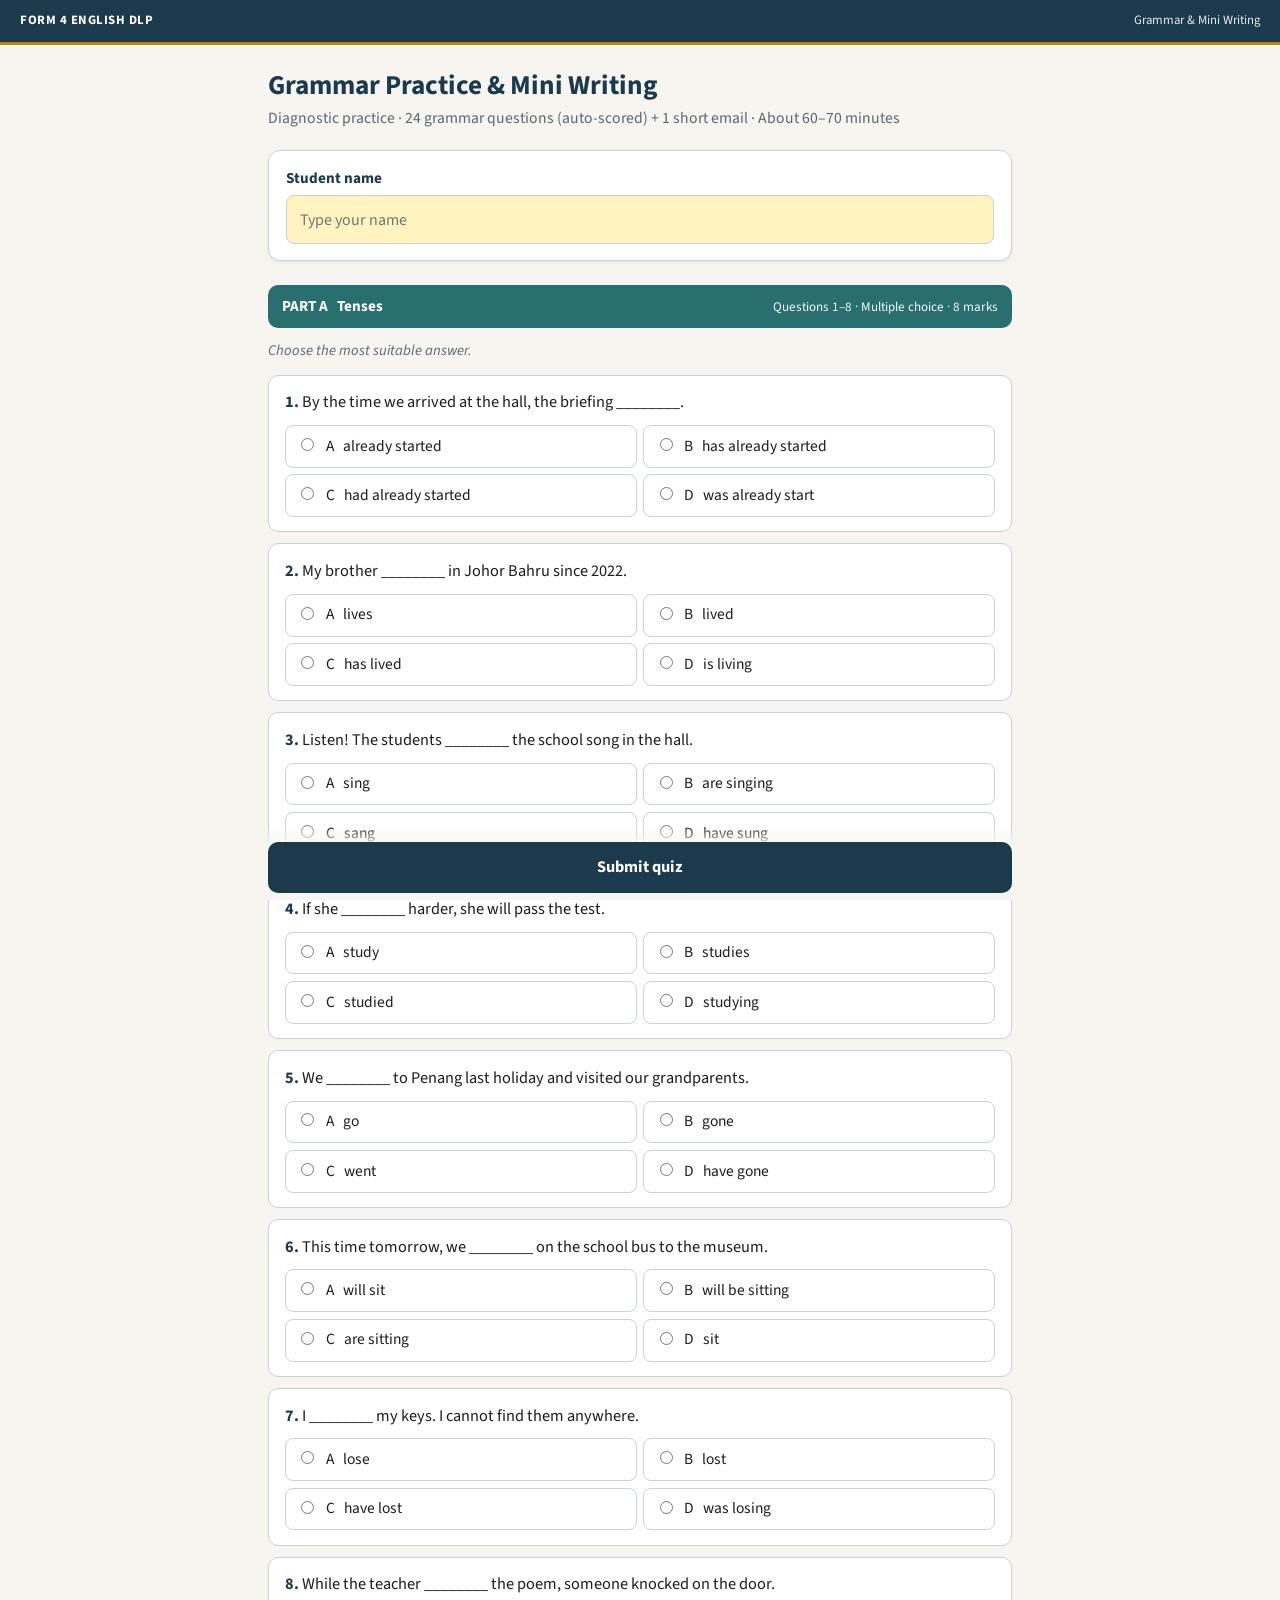
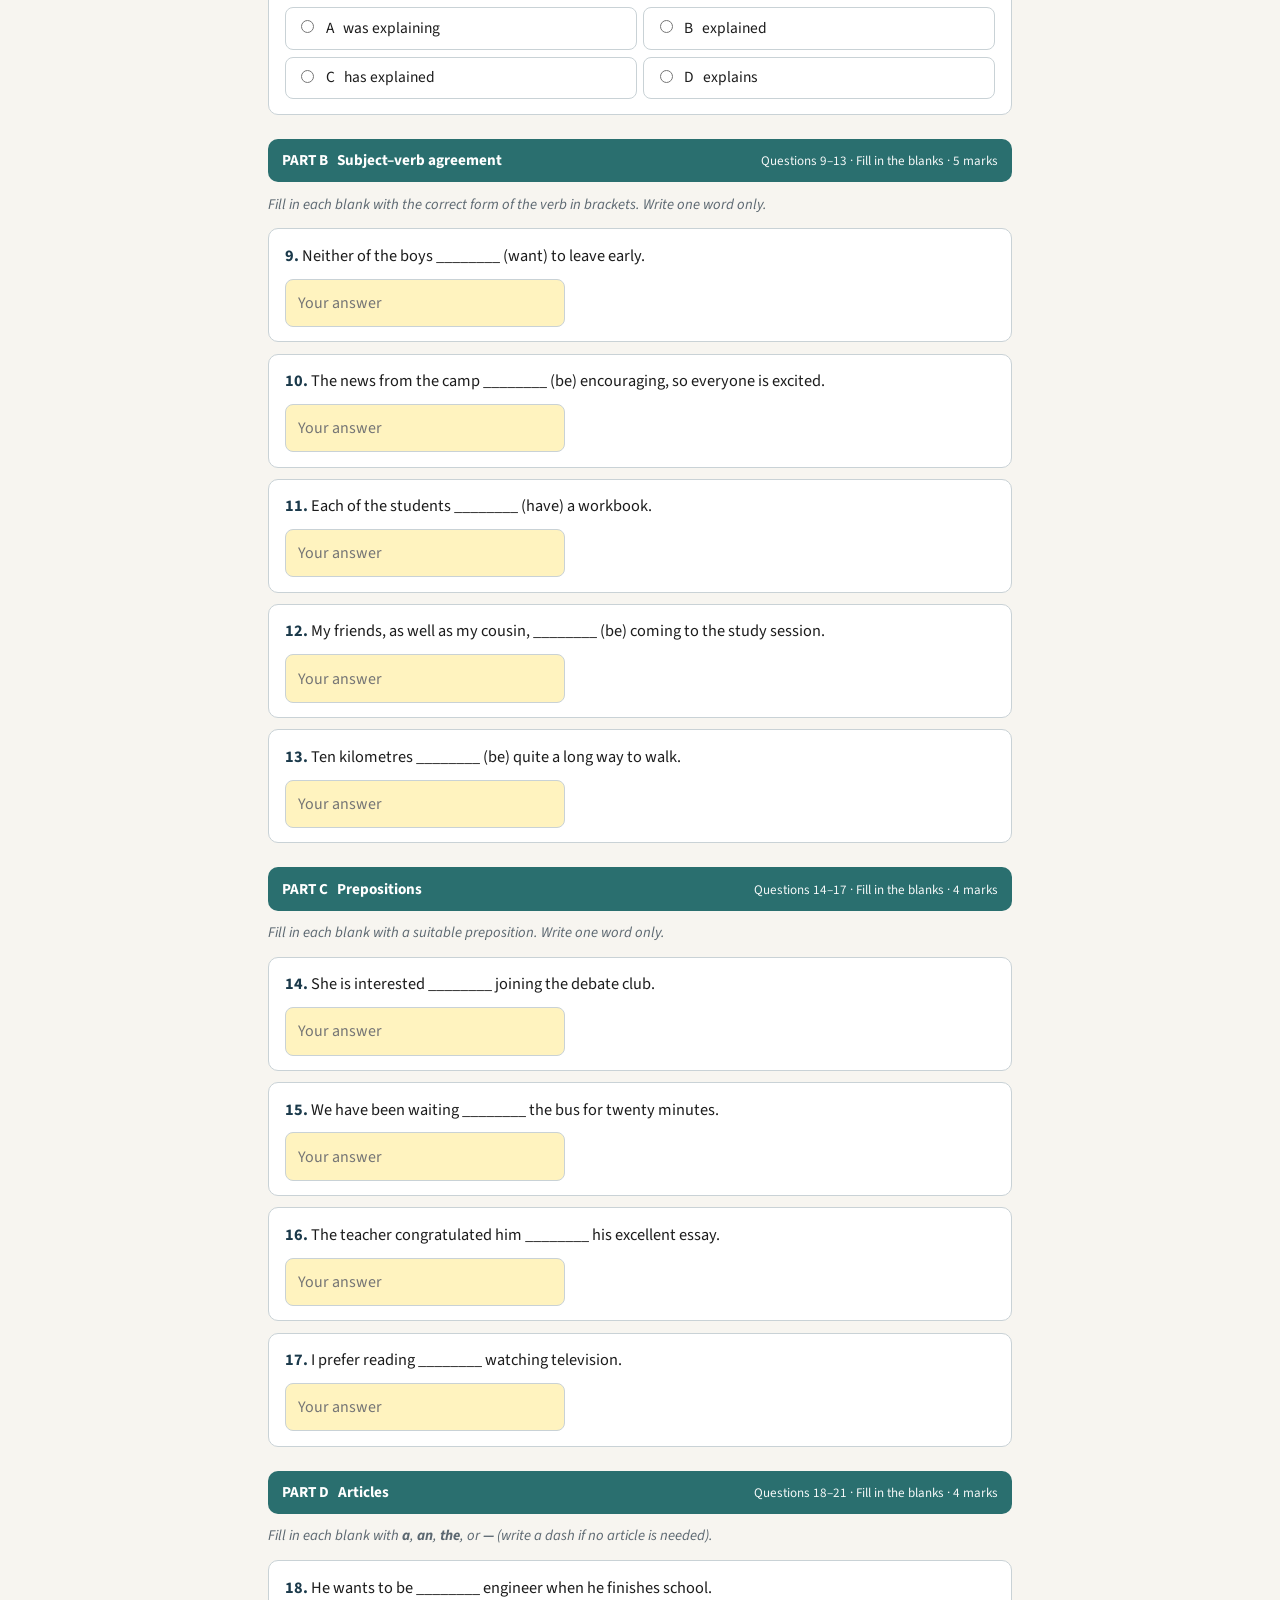
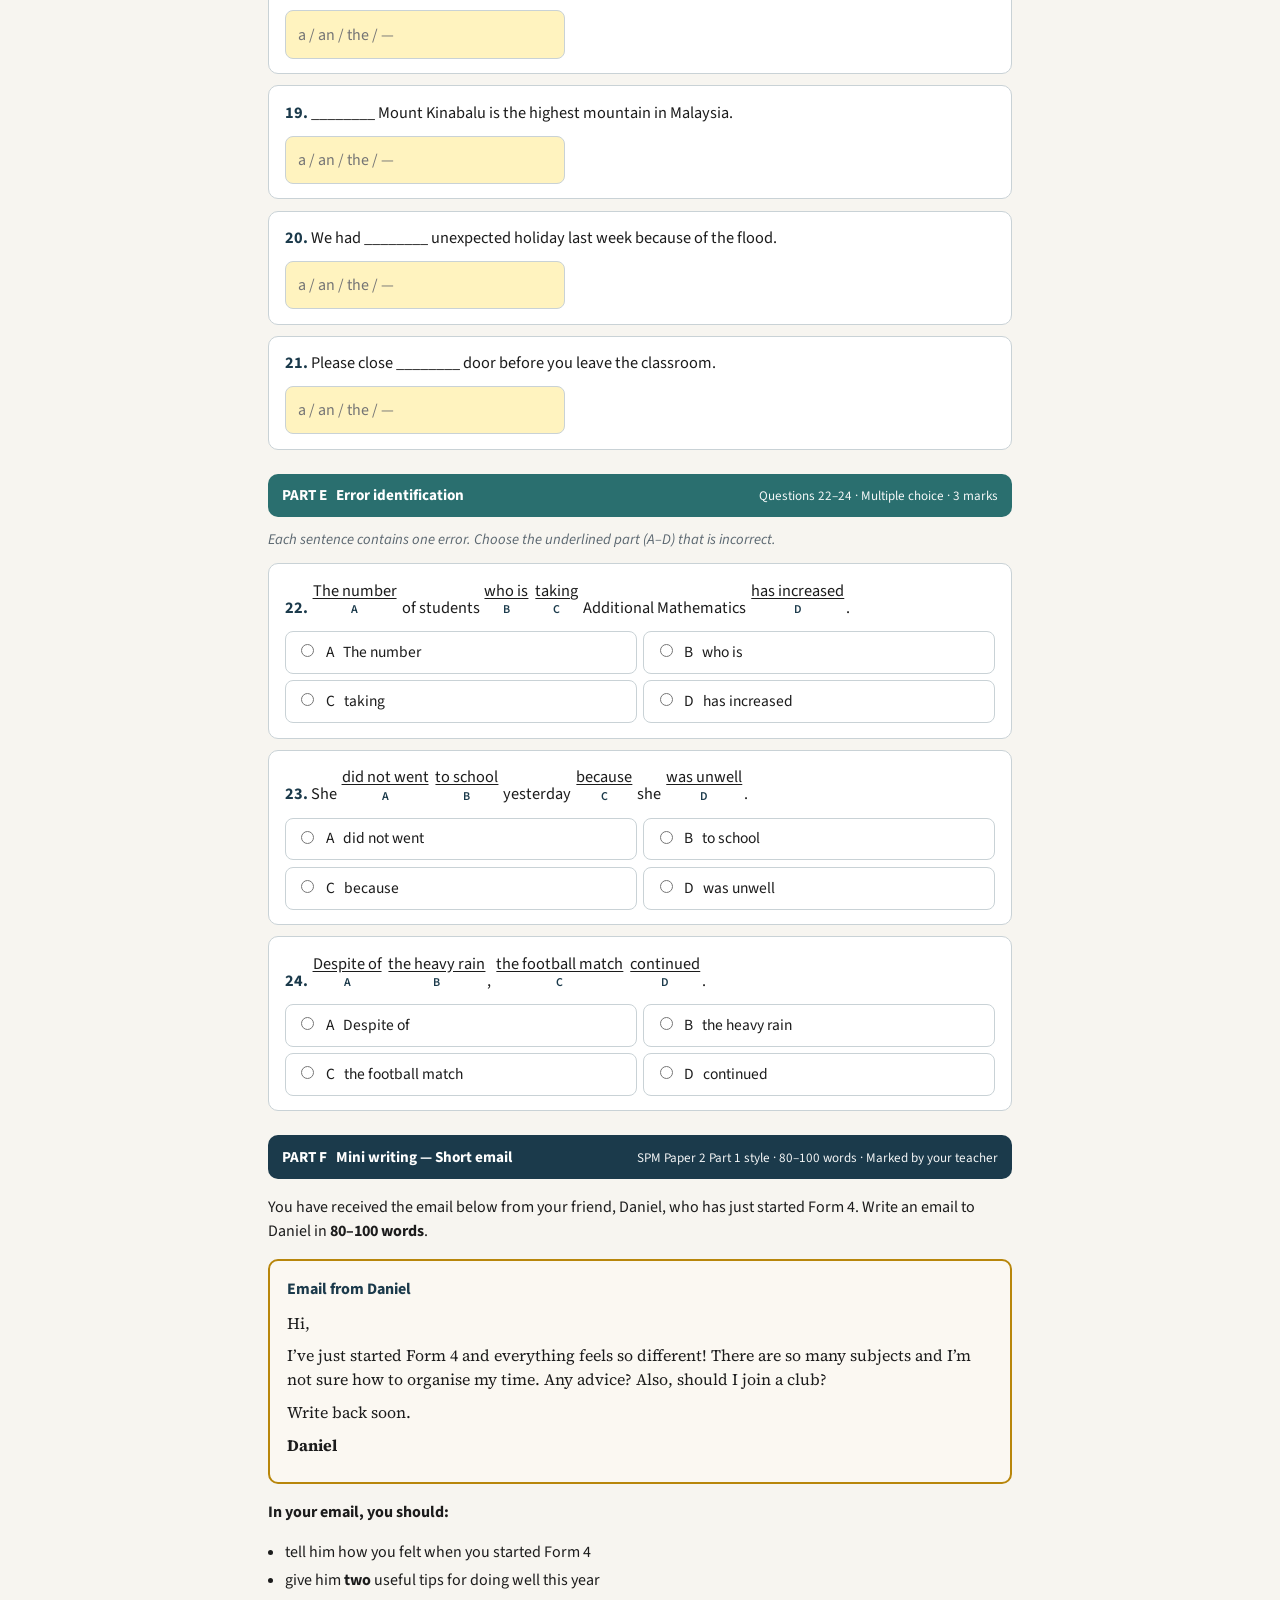
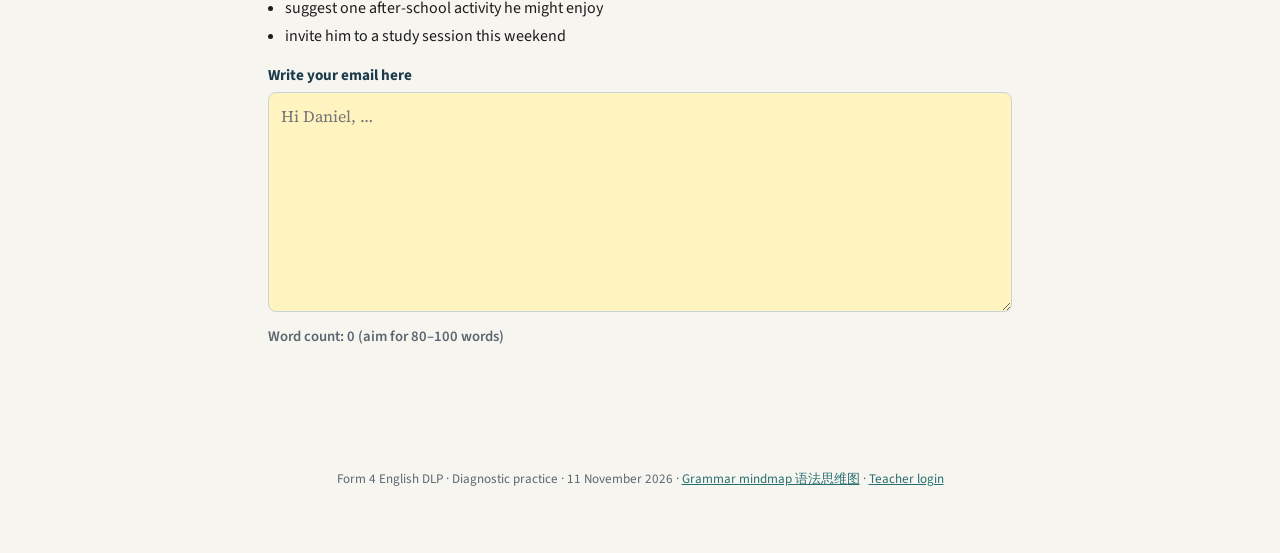
<file: index.html>
<!DOCTYPE html>
<html lang="en">
<head>
  <meta charset="UTF-8" />
  <meta name="viewport" content="width=device-width, initial-scale=1" />
  <title>Form 4 English DLP — Grammar & Mini Writing</title>
  <link rel="preconnect" href="https://fonts.googleapis.com" />
  <link rel="preconnect" href="https://fonts.gstatic.com" crossorigin />
  <link href="https://fonts.googleapis.com/css2?family=Source+Sans+3:ital,wght@0,400;0,600;0,700;1,400&family=Source+Serif+4:ital,wght@0,400;0,600;1,400&display=swap" rel="stylesheet" />
  <link rel="stylesheet" href="styles.css?v=20261111b" />
</head>
<body>
  <header class="topbar">
    <strong>FORM 4 ENGLISH DLP</strong>
    <span>Grammar &amp; Mini Writing</span>
  </header>
  <main class="wrap">
    <h1>Grammar Practice &amp; Mini Writing</h1>
    <p class="sub">Diagnostic practice · 24 grammar questions (auto-scored) + 1 short email · About 60–70 minutes</p>

    <form id="quiz" autocomplete="off">
      <div class="card">
        <label class="field" for="studentName">Student name</label>
        <input type="text" id="studentName" name="studentName" required placeholder="Type your name" maxlength="80" />
      </div>

      <div class="banner">
        <span>PART A &nbsp; Tenses</span>
        <span class="right">Questions 1–8 · Multiple choice · 8 marks</span>
      </div>
      <p class="hint">Choose the most suitable answer.</p>

      <div class="q" data-q="1">
        <p class="prompt"><span class="num">1.</span> By the time we arrived at the hall, the briefing ________.</p>
        <div class="options mcq">
          <label><input type="radio" name="q1" value="A" required /> A &nbsp; already started</label>
          <label><input type="radio" name="q1" value="B" /> B &nbsp; has already started</label>
          <label><input type="radio" name="q1" value="C" /> C &nbsp; had already started</label>
          <label><input type="radio" name="q1" value="D" /> D &nbsp; was already start</label>
        </div>
      </div>
      <div class="q" data-q="2">
        <p class="prompt"><span class="num">2.</span> My brother ________ in Johor Bahru since 2022.</p>
        <div class="options mcq">
          <label><input type="radio" name="q2" value="A" required /> A &nbsp; lives</label>
          <label><input type="radio" name="q2" value="B" /> B &nbsp; lived</label>
          <label><input type="radio" name="q2" value="C" /> C &nbsp; has lived</label>
          <label><input type="radio" name="q2" value="D" /> D &nbsp; is living</label>
        </div>
      </div>
      <div class="q" data-q="3">
        <p class="prompt"><span class="num">3.</span> Listen! The students ________ the school song in the hall.</p>
        <div class="options mcq">
          <label><input type="radio" name="q3" value="A" required /> A &nbsp; sing</label>
          <label><input type="radio" name="q3" value="B" /> B &nbsp; are singing</label>
          <label><input type="radio" name="q3" value="C" /> C &nbsp; sang</label>
          <label><input type="radio" name="q3" value="D" /> D &nbsp; have sung</label>
        </div>
      </div>
      <div class="q" data-q="4">
        <p class="prompt"><span class="num">4.</span> If she ________ harder, she will pass the test.</p>
        <div class="options mcq">
          <label><input type="radio" name="q4" value="A" required /> A &nbsp; study</label>
          <label><input type="radio" name="q4" value="B" /> B &nbsp; studies</label>
          <label><input type="radio" name="q4" value="C" /> C &nbsp; studied</label>
          <label><input type="radio" name="q4" value="D" /> D &nbsp; studying</label>
        </div>
      </div>
      <div class="q" data-q="5">
        <p class="prompt"><span class="num">5.</span> We ________ to Penang last holiday and visited our grandparents.</p>
        <div class="options mcq">
          <label><input type="radio" name="q5" value="A" required /> A &nbsp; go</label>
          <label><input type="radio" name="q5" value="B" /> B &nbsp; gone</label>
          <label><input type="radio" name="q5" value="C" /> C &nbsp; went</label>
          <label><input type="radio" name="q5" value="D" /> D &nbsp; have gone</label>
        </div>
      </div>
      <div class="q" data-q="6">
        <p class="prompt"><span class="num">6.</span> This time tomorrow, we ________ on the school bus to the museum.</p>
        <div class="options mcq">
          <label><input type="radio" name="q6" value="A" required /> A &nbsp; will sit</label>
          <label><input type="radio" name="q6" value="B" /> B &nbsp; will be sitting</label>
          <label><input type="radio" name="q6" value="C" /> C &nbsp; are sitting</label>
          <label><input type="radio" name="q6" value="D" /> D &nbsp; sit</label>
        </div>
      </div>
      <div class="q" data-q="7">
        <p class="prompt"><span class="num">7.</span> I ________ my keys. I cannot find them anywhere.</p>
        <div class="options mcq">
          <label><input type="radio" name="q7" value="A" required /> A &nbsp; lose</label>
          <label><input type="radio" name="q7" value="B" /> B &nbsp; lost</label>
          <label><input type="radio" name="q7" value="C" /> C &nbsp; have lost</label>
          <label><input type="radio" name="q7" value="D" /> D &nbsp; was losing</label>
        </div>
      </div>
      <div class="q" data-q="8">
        <p class="prompt"><span class="num">8.</span> While the teacher ________ the poem, someone knocked on the door.</p>
        <div class="options mcq">
          <label><input type="radio" name="q8" value="A" required /> A &nbsp; was explaining</label>
          <label><input type="radio" name="q8" value="B" /> B &nbsp; explained</label>
          <label><input type="radio" name="q8" value="C" /> C &nbsp; has explained</label>
          <label><input type="radio" name="q8" value="D" /> D &nbsp; explains</label>
        </div>
      </div>

      <div class="banner">
        <span>PART B &nbsp; Subject–verb agreement</span>
        <span class="right">Questions 9–13 · Fill in the blanks · 5 marks</span>
      </div>
      <p class="hint">Fill in each blank with the correct form of the verb in brackets. Write one word only.</p>

      <div class="q" data-q="9">
        <p class="prompt"><span class="num">9.</span> Neither of the boys ________ (want) to leave early.</p>
        <input class="fill-row" type="text" name="q9" required placeholder="Your answer" />
      </div>
      <div class="q" data-q="10">
        <p class="prompt"><span class="num">10.</span> The news from the camp ________ (be) encouraging, so everyone is excited.</p>
        <input class="fill-row" type="text" name="q10" required placeholder="Your answer" />
      </div>
      <div class="q" data-q="11">
        <p class="prompt"><span class="num">11.</span> Each of the students ________ (have) a workbook.</p>
        <input class="fill-row" type="text" name="q11" required placeholder="Your answer" />
      </div>
      <div class="q" data-q="12">
        <p class="prompt"><span class="num">12.</span> My friends, as well as my cousin, ________ (be) coming to the study session.</p>
        <input class="fill-row" type="text" name="q12" required placeholder="Your answer" />
      </div>
      <div class="q" data-q="13">
        <p class="prompt"><span class="num">13.</span> Ten kilometres ________ (be) quite a long way to walk.</p>
        <input class="fill-row" type="text" name="q13" required placeholder="Your answer" />
      </div>

      <div class="banner">
        <span>PART C &nbsp; Prepositions</span>
        <span class="right">Questions 14–17 · Fill in the blanks · 4 marks</span>
      </div>
      <p class="hint">Fill in each blank with a suitable preposition. Write one word only.</p>

      <div class="q" data-q="14">
        <p class="prompt"><span class="num">14.</span> She is interested ________ joining the debate club.</p>
        <input class="fill-row" type="text" name="q14" required placeholder="Your answer" />
      </div>
      <div class="q" data-q="15">
        <p class="prompt"><span class="num">15.</span> We have been waiting ________ the bus for twenty minutes.</p>
        <input class="fill-row" type="text" name="q15" required placeholder="Your answer" />
      </div>
      <div class="q" data-q="16">
        <p class="prompt"><span class="num">16.</span> The teacher congratulated him ________ his excellent essay.</p>
        <input class="fill-row" type="text" name="q16" required placeholder="Your answer" />
      </div>
      <div class="q" data-q="17">
        <p class="prompt"><span class="num">17.</span> I prefer reading ________ watching television.</p>
        <input class="fill-row" type="text" name="q17" required placeholder="Your answer" />
      </div>

      <div class="banner">
        <span>PART D &nbsp; Articles</span>
        <span class="right">Questions 18–21 · Fill in the blanks · 4 marks</span>
      </div>
      <p class="hint">Fill in each blank with <b>a</b>, <b>an</b>, <b>the</b>, or <b>—</b> (write a dash if no article is needed).</p>

      <div class="q" data-q="18">
        <p class="prompt"><span class="num">18.</span> He wants to be ________ engineer when he finishes school.</p>
        <input class="fill-row" type="text" name="q18" required placeholder="a / an / the / —" />
      </div>
      <div class="q" data-q="19">
        <p class="prompt"><span class="num">19.</span> ________ Mount Kinabalu is the highest mountain in Malaysia.</p>
        <input class="fill-row" type="text" name="q19" required placeholder="a / an / the / —" />
      </div>
      <div class="q" data-q="20">
        <p class="prompt"><span class="num">20.</span> We had ________ unexpected holiday last week because of the flood.</p>
        <input class="fill-row" type="text" name="q20" required placeholder="a / an / the / —" />
      </div>
      <div class="q" data-q="21">
        <p class="prompt"><span class="num">21.</span> Please close ________ door before you leave the classroom.</p>
        <input class="fill-row" type="text" name="q21" required placeholder="a / an / the / —" />
      </div>

      <div class="banner">
        <span>PART E &nbsp; Error identification</span>
        <span class="right">Questions 22–24 · Multiple choice · 3 marks</span>
      </div>
      <p class="hint">Each sentence contains one error. Choose the underlined part (A–D) that is incorrect.</p>

      <div class="q" data-q="22">
        <p class="prompt"><span class="num">22.</span> <span class="eid"><u>The number</u><span class="eid-lab">A</span></span> of students <span class="eid"><u>who is</u><span class="eid-lab">B</span></span> <span class="eid"><u>taking</u><span class="eid-lab">C</span></span> Additional Mathematics <span class="eid"><u>has increased</u><span class="eid-lab">D</span></span>.</p>
        <div class="options mcq">
          <label><input type="radio" name="q22" value="A" required /> A &nbsp; The number</label>
          <label><input type="radio" name="q22" value="B" /> B &nbsp; who is</label>
          <label><input type="radio" name="q22" value="C" /> C &nbsp; taking</label>
          <label><input type="radio" name="q22" value="D" /> D &nbsp; has increased</label>
        </div>
      </div>
      <div class="q" data-q="23">
        <p class="prompt"><span class="num">23.</span> She <span class="eid"><u>did not went</u><span class="eid-lab">A</span></span> <span class="eid"><u>to school</u><span class="eid-lab">B</span></span> yesterday <span class="eid"><u>because</u><span class="eid-lab">C</span></span> she <span class="eid"><u>was unwell</u><span class="eid-lab">D</span></span>.</p>
        <div class="options mcq">
          <label><input type="radio" name="q23" value="A" required /> A &nbsp; did not went</label>
          <label><input type="radio" name="q23" value="B" /> B &nbsp; to school</label>
          <label><input type="radio" name="q23" value="C" /> C &nbsp; because</label>
          <label><input type="radio" name="q23" value="D" /> D &nbsp; was unwell</label>
        </div>
      </div>
      <div class="q" data-q="24">
        <p class="prompt"><span class="num">24.</span> <span class="eid"><u>Despite of</u><span class="eid-lab">A</span></span> <span class="eid"><u>the heavy rain</u><span class="eid-lab">B</span></span>, <span class="eid"><u>the football match</u><span class="eid-lab">C</span></span> <span class="eid"><u>continued</u><span class="eid-lab">D</span></span>.</p>
        <div class="options mcq">
          <label><input type="radio" name="q24" value="A" required /> A &nbsp; Despite of</label>
          <label><input type="radio" name="q24" value="B" /> B &nbsp; the heavy rain</label>
          <label><input type="radio" name="q24" value="C" /> C &nbsp; the football match</label>
          <label><input type="radio" name="q24" value="D" /> D &nbsp; continued</label>
        </div>
      </div>

      <div class="banner navy">
        <span>PART F &nbsp; Mini writing — Short email</span>
        <span class="right">SPM Paper 2 Part 1 style · 80–100 words · Marked by your teacher</span>
      </div>
      <p>You have received the email below from your friend, Daniel, who has just started Form 4. Write an email to Daniel in <b>80–100 words</b>.</p>

      <div class="email-box">
        <h3>Email from Daniel</h3>
        <p>Hi,</p>
        <p>I’ve just started Form 4 and everything feels so different! There are so many subjects and I’m not sure how to organise my time. Any advice? Also, should I join a club?</p>
        <p>Write back soon.</p>
        <p><b>Daniel</b></p>
      </div>

      <p><b>In your email, you should:</b></p>
      <ul class="notes">
        <li>tell him how you felt when you started Form 4</li>
        <li>give him <b>two</b> useful tips for doing well this year</li>
        <li>suggest one after-school activity he might enjoy</li>
        <li>invite him to a study session this weekend</li>
      </ul>

      <label class="field" for="writing">Write your email here</label>
      <textarea id="writing" name="writing" required placeholder="Hi Daniel, …"></textarea>
      <p class="wordcount" id="wordCount">Word count: 0 &nbsp; (aim for 80–100 words)</p>

      <div class="err" id="formError"></div>
      <div class="actions">
        <button type="submit" id="submitBtn">Submit quiz</button>
      </div>
    </form>

    <section class="results" id="results" aria-live="polite"></section>

    <footer class="site">
      Form 4 English DLP · Diagnostic practice · 11 November 2026
      · <a href="mindmap.html">Grammar mindmap 语法思维图</a>
      · <a href="teacher.html">Teacher login</a>
    </footer>
  </main>
  <script src="config.js?v=20261111b"></script>
  <script src="quiz.js?v=20261111b"></script>
</body>
</html>
</file>
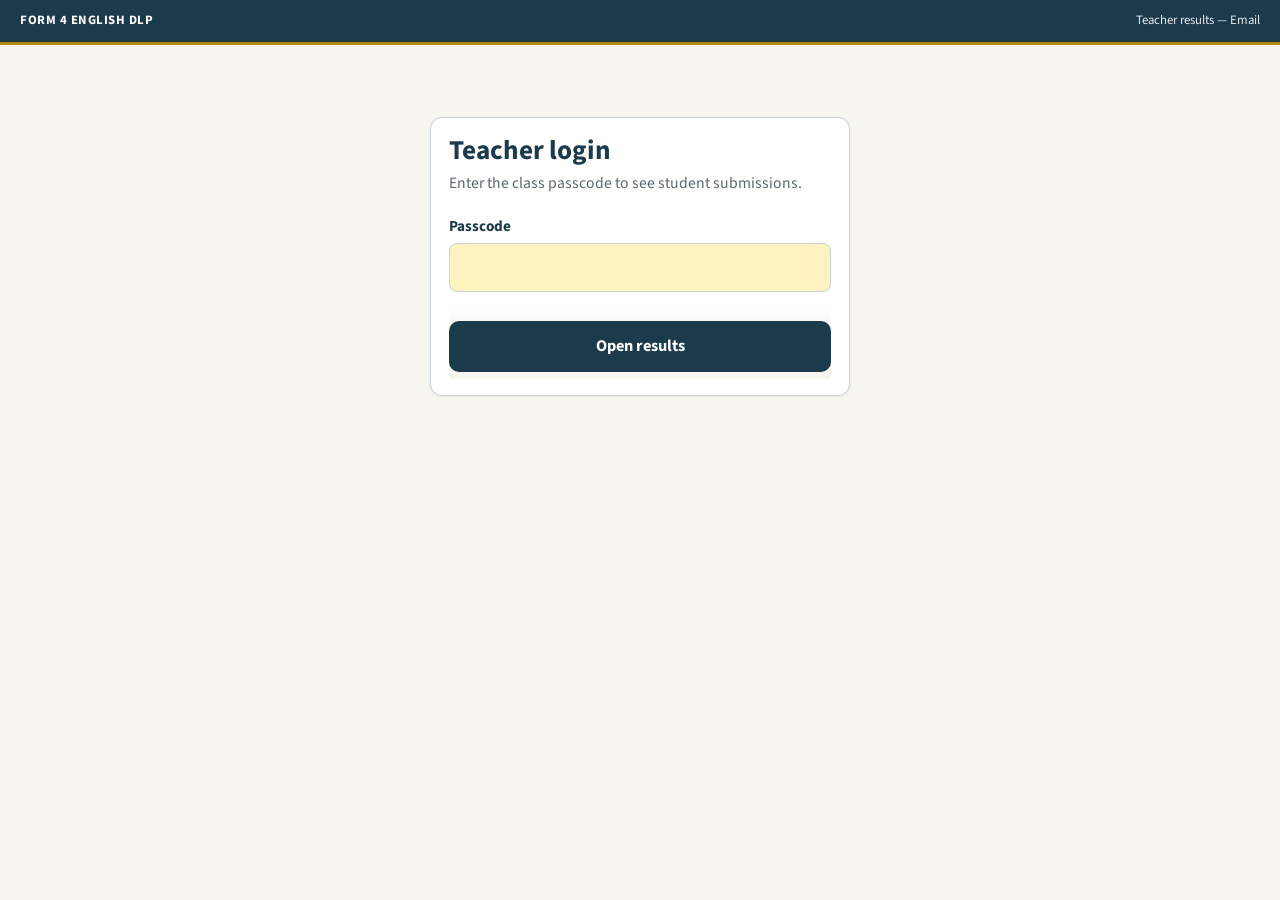
<file: english-email-teacher.html>
<!DOCTYPE html>
<html lang="en">
<head>
  <meta charset="UTF-8" />
  <meta name="viewport" content="width=device-width, initial-scale=1" />
  <title>Teacher results — Mini Writing (Email)</title>
  <link rel="preconnect" href="https://fonts.googleapis.com" />
  <link rel="preconnect" href="https://fonts.gstatic.com" crossorigin />
  <link href="https://fonts.googleapis.com/css2?family=Source+Sans+3:ital,wght@0,400;0,600;0,700;1,400&family=Source+Serif+4:ital,wght@0,400;0,600;1,400&display=swap" rel="stylesheet" />
  <link rel="stylesheet" href="styles.css?v=20261125a" />
  <style>
    .mark-row { display: flex; flex-wrap: wrap; gap: 0.5rem; align-items: center; margin-top: 0.85rem; }
    .mark-row label { font-weight: 700; color: var(--navy); }
    .mark-row input { width: 5.5rem; background: var(--yellow); }
    .mark-status { font-size: 0.88rem; color: var(--muted); }
    .mark-status.ok { color: var(--green); }
  </style>
</head>
<body>
  <header class="topbar">
    <strong>FORM 4 ENGLISH DLP</strong>
    <span>Teacher results — Email</span>
  </header>

  <main class="wrap">
    <section class="card gate" id="gate">
      <h1>Teacher login</h1>
      <p class="sub">Enter the class passcode to see student submissions.</p>
      <label class="field" for="pass">Passcode</label>
      <input type="password" id="pass" autocomplete="current-password" />
      <div class="err" id="gateErr">Incorrect passcode.</div>
      <div class="actions" style="position:static;padding-top:0.8rem;">
        <button type="button" id="unlockBtn">Open results</button>
      </div>
    </section>

    <section id="panel" style="display:none;">
      <h1>Student submissions</h1>
      <p class="sub" id="introNote">Newest first. There is no auto-score for this writing task — record a mark /10 yourself. Please export a JSON or CSV copy after class.</p>
      <div class="toolbar">
        <button type="button" class="secondary" id="refreshBtn">Refresh</button>
        <button type="button" class="secondary" id="exportJsonBtn">Download JSON</button>
        <button type="button" class="secondary" id="exportCsvBtn">Download CSV</button>
        <a class="btn secondary" href="english-email.html">Student page</a>
        <a class="btn secondary" id="backupInboxLink" href="#" target="_blank" rel="noopener">Backup inbox</a>
      </div>
      <div class="err" id="loadErr"></div>
      <div id="list"></div>
    </section>
  </main>
  <script src="english-email-config.js?v=20261125a"></script>
  <script src="english-email-teacher.js?v=20261125a"></script>
</body>
</html>
</file>
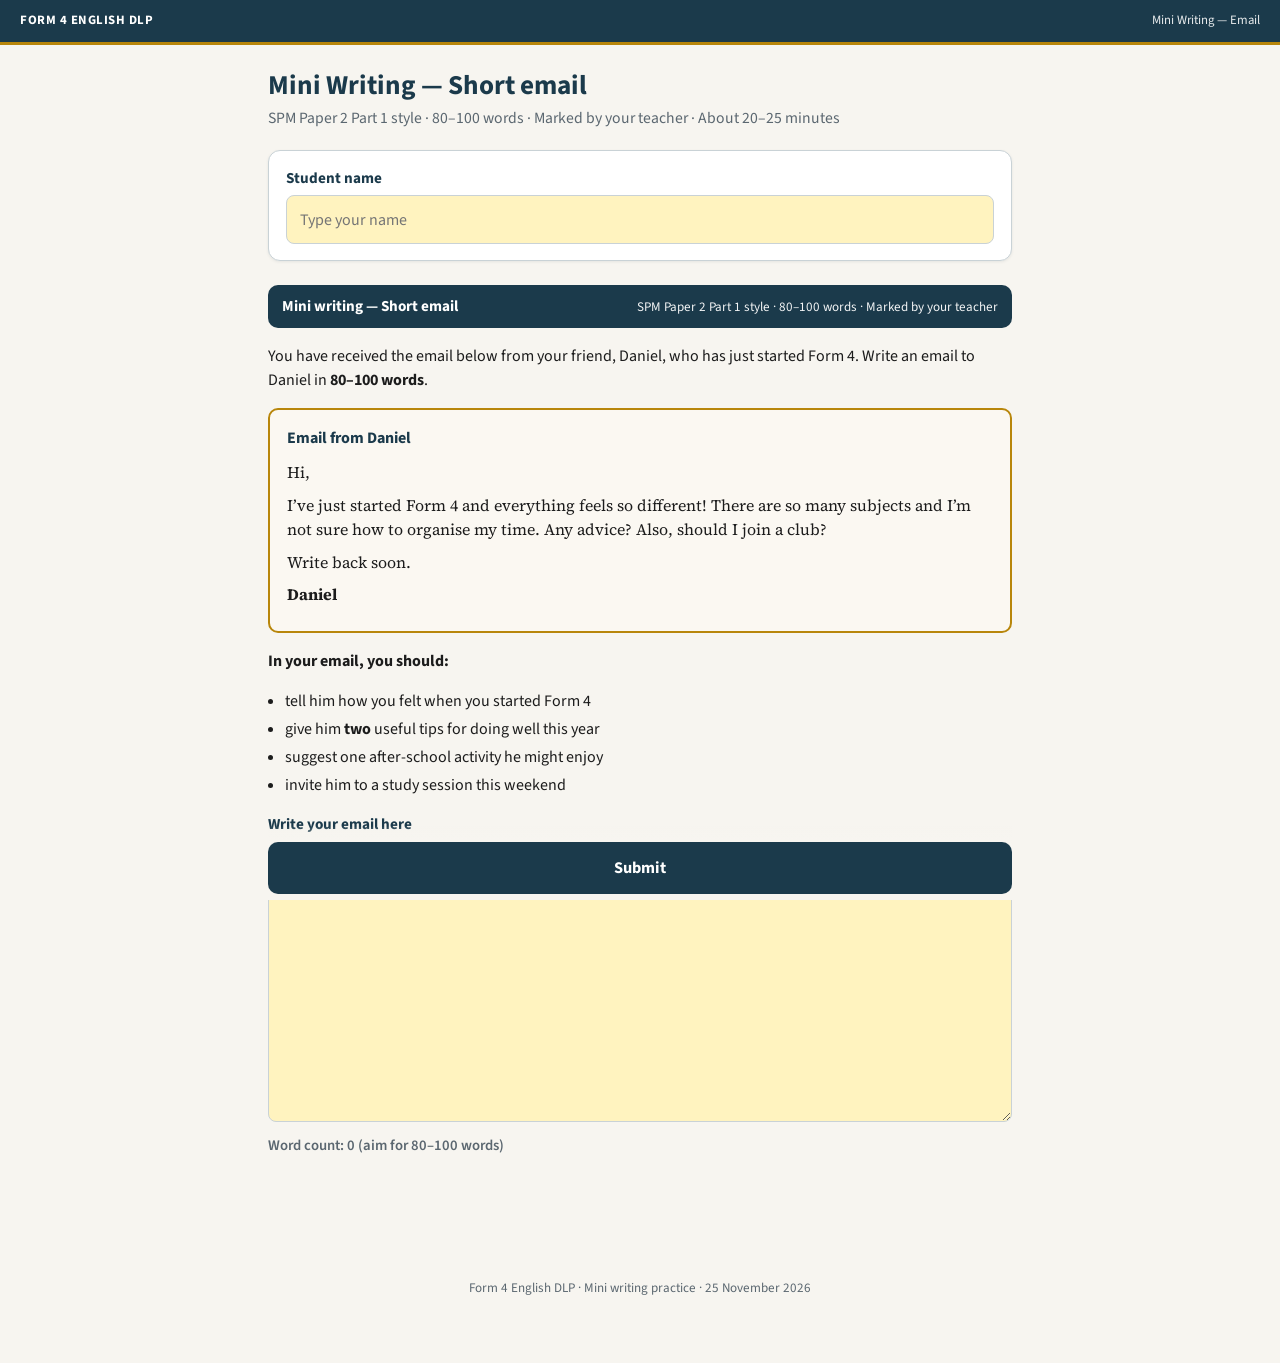
<file: english-email.html>
<!DOCTYPE html>
<html lang="en">
<head>
  <meta charset="UTF-8" />
  <meta name="viewport" content="width=device-width, initial-scale=1" />
  <title>Form 4 English DLP — Mini Writing (Email)</title>
  <link rel="preconnect" href="https://fonts.googleapis.com" />
  <link rel="preconnect" href="https://fonts.gstatic.com" crossorigin />
  <link href="https://fonts.googleapis.com/css2?family=Source+Sans+3:ital,wght@0,400;0,600;0,700;1,400&family=Source+Serif+4:ital,wght@0,400;0,600;1,400&display=swap" rel="stylesheet" />
  <link rel="stylesheet" href="styles.css?v=20261125a" />
  <style>
    textarea#writing { min-height: 280px; }
    .confirmbox { background: var(--navy); color: #fff; border-radius: var(--radius); padding: 1.2rem 1.25rem; text-align: center; margin-bottom: 1rem; }
    .confirmbox .big { font-size: 2rem; font-weight: 700; letter-spacing: -0.03em; }
    .confirmbox p { margin: 0.3rem 0 0; opacity: 0.92; }
    .check-list { list-style: none; margin: 0.4rem 0 1rem; padding: 0; }
    .check-list li { display: grid; grid-template-columns: auto 1fr; gap: 0.55rem 0.75rem; padding: 0.55rem 0; border-bottom: 1px solid var(--line); font-size: 0.95rem; align-items: start; }
    .check-note { color: var(--muted); font-size: 0.9rem; margin: 0 0 0.5rem; }
  </style>
</head>
<body>
  <header class="topbar">
    <strong>FORM 4 ENGLISH DLP</strong>
    <span>Mini Writing — Email</span>
  </header>
  <main class="wrap">
    <h1>Mini Writing — Short email</h1>
    <p class="sub">SPM Paper 2 Part 1 style · 80–100 words · Marked by your teacher · About 20–25 minutes</p>

    <form id="quiz" autocomplete="off">
      <div class="card">
        <label class="field" for="studentName">Student name</label>
        <input type="text" id="studentName" name="studentName" required placeholder="Type your name" maxlength="80" />
      </div>

      <div class="banner navy">
        <span>Mini writing — Short email</span>
        <span class="right">SPM Paper 2 Part 1 style · 80–100 words · Marked by your teacher</span>
      </div>
      <p>You have received the email below from your friend, Daniel, who has just started Form 4. Write an email to Daniel in <b>80–100 words</b>.</p>

      <div class="email-box">
        <h3>Email from Daniel</h3>
        <p>Hi,</p>
        <p>I’ve just started Form 4 and everything feels so different! There are so many subjects and I’m not sure how to organise my time. Any advice? Also, should I join a club?</p>
        <p>Write back soon.</p>
        <p><b>Daniel</b></p>
      </div>

      <p><b>In your email, you should:</b></p>
      <ul class="notes">
        <li>tell him how you felt when you started Form 4</li>
        <li>give him <b>two</b> useful tips for doing well this year</li>
        <li>suggest one after-school activity he might enjoy</li>
        <li>invite him to a study session this weekend</li>
      </ul>

      <label class="field" for="writing">Write your email here</label>
      <textarea id="writing" name="writing" required placeholder="Hi Daniel, …"></textarea>
      <p class="wordcount" id="wordCount">Word count: 0 &nbsp; (aim for 80–100 words)</p>

      <div class="err" id="formError"></div>
      <div class="actions">
        <button type="submit" id="submitBtn">Submit</button>
      </div>
    </form>

    <section class="results" id="results" aria-live="polite"></section>

    <footer class="site">
      Form 4 English DLP · Mini writing practice · 25 November 2026
    </footer>
  </main>
  <script src="english-email-config.js?v=20261125a"></script>
  <script src="english-email.js?v=20261125a"></script>
</body>
</html>
</file>
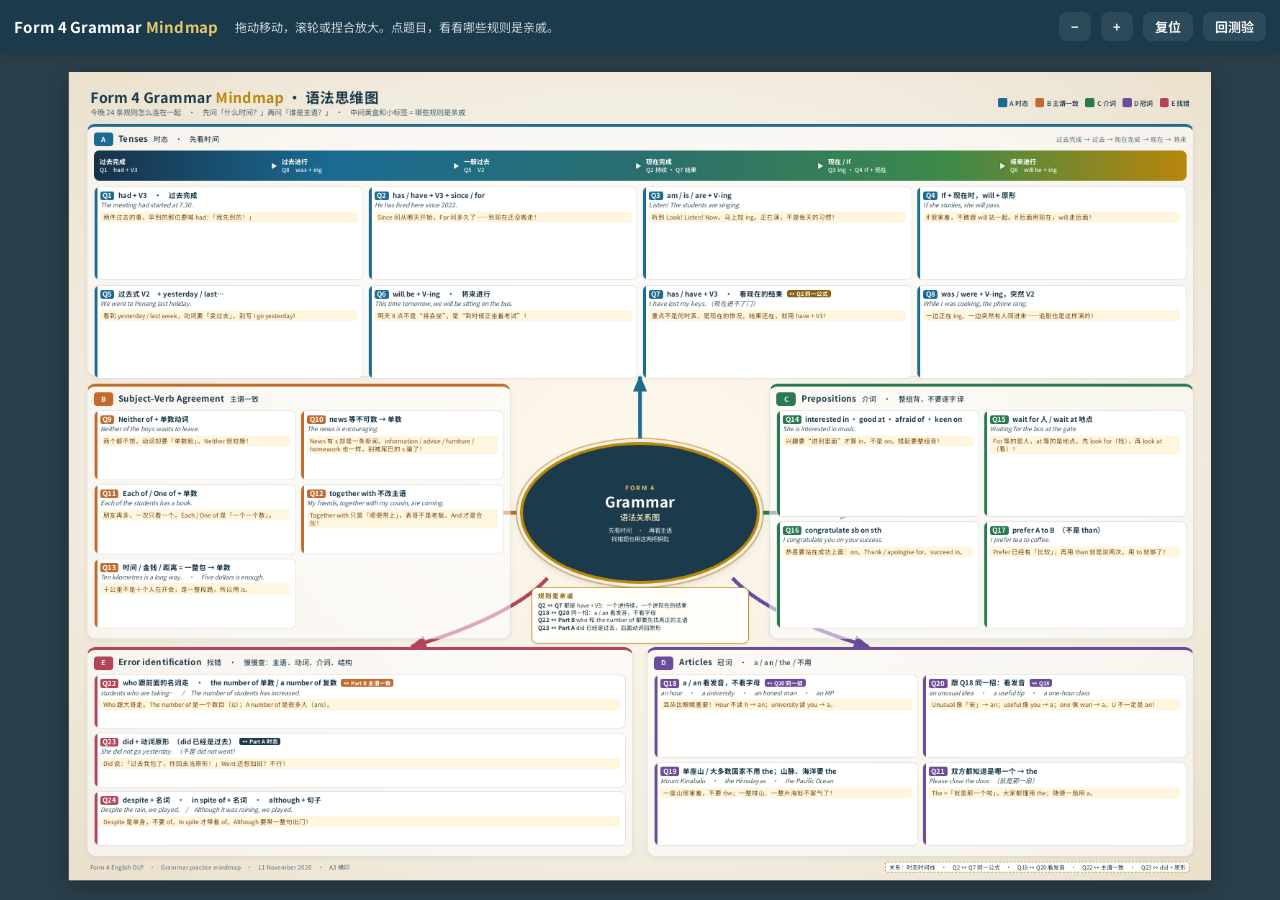
<file: mindmap.html>
<!DOCTYPE html>
<html lang="zh-CN">
<head>
<meta charset="utf-8" />
<meta name="viewport" content="width=device-width, initial-scale=1, maximum-scale=1" />
<title>Form 4 Grammar Mindmap · 语法思维图</title>
<link rel="preconnect" href="https://fonts.googleapis.com" />
<link rel="preconnect" href="https://fonts.gstatic.com" crossorigin />
<link href="https://fonts.googleapis.com/css2?family=Noto+Sans+SC:wght@400;500;700&display=swap" rel="stylesheet" />
<style>

@page { size: 420mm 297mm; margin: 0; }
html, body {
  margin: 0;
  padding: 0;
  width: 420mm;
  height: 297mm;
  background: #F4EFE4;
  color: #1B3A4B;
  font-family: "Noto Sans CJK SC", "Noto Sans SC", "Noto Sans", sans-serif;
  -webkit-print-color-adjust: exact;
  print-color-adjust: exact;
}
* { box-sizing: border-box; }
.page {
  position: relative;
  width: 420mm;
  height: 297mm;
  overflow: hidden;
  background:
    radial-gradient(ellipse at 50% 48%, #fff8ec 0%, #F4EFE4 58%, #eadfcb 100%);
}
.wires {
  position: absolute;
  inset: 0;
  width: 420mm;
  height: 297mm;
  pointer-events: none;
  z-index: 1;
}
.header {
  position: absolute;
  left: 8mm; top: 5mm; width: 404mm; height: 13mm;
  z-index: 3;
  display: flex;
  align-items: center;
  justify-content: space-between;
}
.header h1 {
  margin: 0;
  font-size: 5.2mm;
  line-height: 1.15;
  font-weight: 700;
  color: #1B3A4B;
  letter-spacing: 0.02em;
}
.header h1 span {
  color: #B8860B;
  font-weight: 700;
}
.header .sub {
  margin: 0.4mm 0 0;
  font-size: 2.7mm;
  color: #4d646e;
  font-weight: 400;
}
.legend {
  display: flex;
  gap: 2.4mm;
  align-items: center;
  font-size: 2.4mm;
  color: #1B3A4B;
  font-weight: 500;
}
.legend i {
  display: inline-block;
  width: 3.4mm;
  height: 3.4mm;
  border-radius: 0.7mm;
  margin-right: 1mm;
  vertical-align: -0.4mm;
}
.a-col { background: #1B6B93; }
.b-col { background: #C26B2D; }
.c-col { background: #2A7A4F; }
.d-col { background: #6B4C9A; }
.e-col { background: #B4445A; }

.branch {
  position: absolute;
  z-index: 2;
  background: rgba(255,255,255,0.55);
  border: 0.35mm solid rgba(27,58,75,0.12);
  border-radius: 3.2mm;
  padding: 2.2mm 2.4mm 2.2mm;
  box-shadow: 0 0.6mm 2mm rgba(27,58,75,0.06);
}
.branch > h2 {
  margin: 0 0 1.6mm;
  font-size: 3.1mm;
  line-height: 1;
  font-weight: 700;
  display: flex;
  align-items: baseline;
  gap: 2mm;
  letter-spacing: 0.01em;
}
.branch > h2 .tag {
  display: inline-flex;
  align-items: center;
  justify-content: center;
  min-width: 7.2mm;
  height: 5mm;
  padding: 0 1.4mm;
  border-radius: 1.2mm;
  color: #fff;
  font-size: 2.5mm;
  font-weight: 700;
}
.branch > h2 .en { font-size: 3.1mm; }
.branch > h2 .zh { font-size: 2.6mm; font-weight: 500; opacity: 0.9; }
.branch > h2 .hint {
  margin-left: auto;
  font-size: 2.3mm;
  font-weight: 400;
  color: #5a6e76;
}

.a { left: 6.5mm; top: 19mm; width: 407mm; height: 93mm; border-top: 1.1mm solid #1B6B93; }
.b { left: 6.5mm; top: 114.5mm; width: 156mm; height: 94mm; border-top: 1.1mm solid #C26B2D; }
.c { left: 257.5mm; top: 114.5mm; width: 156mm; height: 94mm; border-top: 1.1mm solid #2A7A4F; }
.e { left: 6.5mm; top: 211.5mm; width: 201mm; height: 77mm; border-top: 1.1mm solid #B4445A; }
.d { left: 212.5mm; top: 211.5mm; width: 201mm; height: 77mm; border-top: 1.1mm solid #6B4C9A; }

.hub {
  position: absolute;
  left: 166mm; top: 136mm;
  width: 88mm; height: 52mm;
  z-index: 4;
  background: #1B3A4B;
  color: #fff;
  border-radius: 50%;
  border: 1.3mm solid #B8860B;
  box-shadow: 0 0 0 1.1mm #f4efe4, 0 0 0 1.6mm rgba(184,134,11,0.55), 0 1.2mm 3mm rgba(27,58,75,0.25);
  display: flex;
  flex-direction: column;
  align-items: center;
  justify-content: center;
  text-align: center;
  padding: 2mm 4mm;
}
.hub .kicker {
  font-size: 2.3mm;
  letter-spacing: 0.18em;
  color: #E8C66A;
  font-weight: 700;
  margin-bottom: 0.6mm;
}
.hub h2 {
  margin: 0;
  font-size: 5.4mm;
  line-height: 1.05;
  font-weight: 700;
  letter-spacing: 0.01em;
}
.hub .zh {
  margin-top: 0.8mm;
  font-size: 3mm;
  font-weight: 500;
  color: #f3e6c4;
}
.hub .tips {
  margin-top: 1.3mm;
  font-size: 2.2mm;
  line-height: 1.35;
  color: #d9e3e8;
  font-weight: 400;
}

.timeline {
  display: flex;
  align-items: stretch;
  gap: 0;
  margin: 0 0 2mm;
  background: linear-gradient(90deg, #16324a 0%, #1B6B93 22%, #2A6F6F 50%, #3d8a4a 78%, #B8860B 100%);
  border-radius: 2mm;
  overflow: hidden;
  min-height: 11.2mm;
  color: #fff;
}
.timeline .step {
  flex: 1;
  display: flex;
  flex-direction: column;
  justify-content: center;
  padding: 0.8mm 1.6mm 0.8mm 2.2mm;
  position: relative;
  font-size: 2.15mm;
  line-height: 1.2;
}
.timeline .step:not(:last-child)::after {
  content: "▶";
  position: absolute;
  right: -0.6mm;
  top: 50%;
  transform: translateY(-50%);
  font-size: 2.4mm;
  color: rgba(255,255,255,0.9);
  z-index: 1;
  text-shadow: 0 0 1.2mm rgba(0,0,0,0.25);
}
.timeline strong { font-size: 2.35mm; font-weight: 700; }
.timeline .qs { opacity: 0.92; font-weight: 500; }

.grid4 {
  display: grid;
  grid-template-columns: 1fr 1fr 1fr 1fr;
  grid-template-rows: 1fr 1fr;
  gap: 1.8mm;
  height: calc(100% - 16.5mm);
}
.grid-b {
  display: grid;
  grid-template-columns: 1fr 1fr;
  grid-template-rows: 1fr 1fr 1fr;
  gap: 1.6mm;
  height: calc(100% - 8.2mm);
}
.grid-c {
  display: grid;
  grid-template-columns: 1fr 1fr;
  grid-template-rows: 1fr 1fr;
  gap: 1.6mm;
  height: calc(100% - 8.2mm);
}
.grid-e {
  display: grid;
  grid-template-columns: 1fr;
  grid-template-rows: 1fr 1fr 1fr;
  gap: 1.5mm;
  height: calc(100% - 8.2mm);
}
.grid-d {
  display: grid;
  grid-template-columns: 1fr 1fr;
  grid-template-rows: 1fr 1fr;
  gap: 1.6mm;
  height: calc(100% - 8.2mm);
}

.card {
  background: #fff;
  border: 0.3mm solid rgba(27,58,75,0.13);
  border-radius: 2mm;
  padding: 1.5mm 2mm 1.4mm 2.1mm;
  display: flex;
  flex-direction: column;
  justify-content: flex-start;
  gap: 0.55mm;
  min-height: 0;
  position: relative;
  overflow: hidden;
}
.card::before {
  content: "";
  position: absolute;
  left: 0; top: 0; bottom: 0;
  width: 1.05mm;
}
.a .card::before { background: #1B6B93; }
.b .card::before { background: #C26B2D; }
.c .card::before { background: #2A7A4F; }
.d .card::before { background: #6B4C9A; }
.e .card::before { background: #B4445A; }

.card .top {
  display: flex;
  align-items: baseline;
  gap: 1.4mm;
}
.qnum {
  flex: none;
  font-weight: 700;
  font-size: 2.55mm;
  line-height: 1;
  padding: 0.35mm 0.9mm;
  border-radius: 0.8mm;
  color: #fff;
}
.a .qnum { background: #1B6B93; }
.b .qnum { background: #C26B2D; }
.c .qnum { background: #2A7A4F; }
.d .qnum { background: #6B4C9A; }
.e .qnum { background: #B4445A; }

.rule {
  margin: 0;
  font-size: 2.55mm;
  line-height: 1.2;
  font-weight: 700;
  color: #1B3A4B;
}
.ex {
  margin: 0;
  font-size: 2.3mm;
  line-height: 1.25;
  color: #3b5560;
  font-style: italic;
  font-weight: 400;
}
.memo {
  margin: 0.2mm 0 0;
  font-size: 2.25mm;
  line-height: 1.32;
  color: #7A4E12;
  background: #FFF6E0;
  border-radius: 1mm;
  padding: 0.55mm 1.1mm;
  font-weight: 400;
}
.rel {
  display: inline-block;
  margin-left: 1mm;
  font-size: 2mm;
  font-weight: 700;
  font-style: normal;
  color: #fff;
  background: #1B3A4B;
  border-radius: 0.8mm;
  padding: 0.15mm 0.9mm;
  letter-spacing: 0;
  vertical-align: 0.15mm;
}
.rel.gold { background: #8A6410; }
.rel.rose { background: #B4445A; }
.rel.orange { background: #C26B2D; }
.rel.purple { background: #6B4C9A; }

.relbox {
  position: absolute;
  left: 170mm;
  top: 189.5mm;
  width: 80mm;
  height: 20.5mm;
  z-index: 4;
  background: #fffdf7;
  border: 0.4mm solid #B8860B;
  border-radius: 2mm;
  padding: 1.1mm 2.2mm 1.1mm 2.3mm;
  box-shadow: 0 0.4mm 1.2mm rgba(27,58,75,0.08);
}
.relbox h3 {
  margin: 0 0 0.7mm;
  font-size: 2.25mm;
  font-weight: 700;
  color: #8A6410;
  letter-spacing: 0.12em;
}
.relbox ul {
  margin: 0;
  padding: 0;
  list-style: none;
}
.relbox li {
  margin: 0;
  font-size: 2.05mm;
  line-height: 1.32;
  color: #1B3A4B;
}
.relbox li b { color: #1B3A4B; }
.footer {
  position: absolute;
  left: 8mm; top: 289.5mm; width: 404mm; height: 5.5mm;
  z-index: 3;
  display: flex;
  justify-content: space-between;
  align-items: center;
  font-size: 2.15mm;
  color: #5a6e76;
}
.chip {
  font-size: 2.05mm;
  color: #1B3A4B;
  background: #fff;
  border: 0.25mm dashed #B8860B;
  border-radius: 1mm;
  padding: 0.3mm 1.2mm;
}


html, body {
  width: 100% !important;
  height: 100% !important;
  margin: 0;
  overflow: hidden;
  background: #1B3A4B;
  font-family: "Noto Sans SC", "Noto Sans CJK SC", "Noto Sans", sans-serif;
}
.toolbar {
  position: fixed;
  top: 0; left: 0; right: 0;
  z-index: 20;
  height: 52px;
  display: flex;
  align-items: center;
  gap: 10px;
  padding: 0 14px;
  background: #1B3A4B;
  color: #fff;
  box-shadow: 0 2px 8px rgba(0,0,0,0.18);
}
.toolbar strong { font-size: 15px; letter-spacing: 0.02em; }
.toolbar strong span { color: #E8C66A; }
.toolbar .hint { font-size: 12px; color: #c5d3da; margin-left: 6px; flex: 1; }
.toolbar a, .toolbar button {
  appearance: none;
  border: 0;
  background: #2A6F6F;
  color: #fff;
  font: 650 13px/1 "Noto Sans SC", sans-serif;
  padding: 8px 12px;
  border-radius: 8px;
  text-decoration: none;
  cursor: pointer;
  white-space: nowrap;
}
.toolbar a.ghost, .toolbar button.ghost { background: #2c4a5a; }
.toolbar a:hover, .toolbar button:hover { filter: brightness(1.08); }
#viewport {
  position: fixed;
  top: 52px; left: 0; right: 0; bottom: 0;
  overflow: hidden;
  background: #2a3f4a;
  touch-action: none;
  cursor: grab;
}
#viewport.dragging { cursor: grabbing; }
#inner {
  transform-origin: 0 0;
  will-change: transform;
}
#inner .page {
  box-shadow: 0 8px 28px rgba(0,0,0,0.28);
}
.card { cursor: pointer; transition: opacity 0.15s, box-shadow 0.15s, outline 0.15s; }
.card:focus { outline: none; }
body.picking .card { opacity: 0.38; }
body.picking .card.hot {
  opacity: 1;
  box-shadow: 0 0 0 0.55mm #B8860B, 0 1mm 3mm rgba(184,134,11,0.28);
}
body.picking .relbox { box-shadow: 0 0 0 0.45mm #B8860B; }
@media (max-width: 700px) {
  .toolbar .hint { display: none; }
  .toolbar strong { font-size: 13px; }
  .toolbar a, .toolbar button { padding: 8px 9px; font-size: 12px; }
}
@media print {
  .toolbar { display: none !important; }
  #viewport { position: static; overflow: visible; background: none; }
  #inner { transform: none !important; }
  html, body, .page { width: 420mm !important; height: 297mm !important; overflow: hidden; }
  @page { size: 420mm 297mm; margin: 0; }
}

</style>
</head>
<body>
  <div class="toolbar">
    <strong>Form 4 Grammar <span>Mindmap</span></strong>
    <span class="hint">拖动移动，滚轮或捏合放大。点题目，看看哪些规则是亲戚。</span>
    <button type="button" class="ghost" id="zoomOut" aria-label="缩小">−</button>
    <button type="button" class="ghost" id="zoomIn" aria-label="放大">+</button>
    <button type="button" class="ghost" id="resetBtn">复位</button>
    <a class="ghost" href="index.html">回测验</a>
  </div>
  <div id="viewport">
    <div id="inner">
<div class="page">
  <svg class="wires" viewBox="0 0 420 297" xmlns="http://www.w3.org/2000/svg">
    <defs>
      <marker id="arrowA" viewBox="0 0 10 10" refX="8" refY="5" markerWidth="5" markerHeight="5" orient="auto-start-reverse">
        <path d="M 0 1.2 L 9 5 L 0 8.8 Z" fill="#1B6B93"/>
      </marker>
      <marker id="arrowB" viewBox="0 0 10 10" refX="8" refY="5" markerWidth="5" markerHeight="5" orient="auto-start-reverse">
        <path d="M 0 1.2 L 9 5 L 0 8.8 Z" fill="#C26B2D"/>
      </marker>
      <marker id="arrowC" viewBox="0 0 10 10" refX="8" refY="5" markerWidth="5" markerHeight="5" orient="auto-start-reverse">
        <path d="M 0 1.2 L 9 5 L 0 8.8 Z" fill="#2A7A4F"/>
      </marker>
      <marker id="arrowD" viewBox="0 0 10 10" refX="8" refY="5" markerWidth="5" markerHeight="5" orient="auto-start-reverse">
        <path d="M 0 1.2 L 9 5 L 0 8.8 Z" fill="#6B4C9A"/>
      </marker>
      <marker id="arrowE" viewBox="0 0 10 10" refX="8" refY="5" markerWidth="5" markerHeight="5" orient="auto-start-reverse">
        <path d="M 0 1.2 L 9 5 L 0 8.8 Z" fill="#B4445A"/>
      </marker>
      <filter id="labsh" x="-10%" y="-10%" width="120%" height="120%">
        <feDropShadow dx="0" dy="0.2" stdDeviation="0.2" flood-color="#1B3A4B" flood-opacity="0.15"/>
      </filter>
    </defs>
    <!-- stems from hub to branches -->
    <path d="M210 136 C210 128 210 122 210 112" stroke="#1B6B93" stroke-width="1.35" fill="none" marker-end="url(#arrowA)"/>
    <path d="M166 162 C150 162 140 162 130 162" stroke="#C26B2D" stroke-width="1.35" fill="none" marker-end="url(#arrowB)"/>
    <path d="M254 162 C268 162 278 162 289 162" stroke="#2A7A4F" stroke-width="1.35" fill="none" marker-end="url(#arrowC)"/>
    <path d="M176 186 C168 195 150 204 126 211.2" stroke="#B4445A" stroke-width="1.35" fill="none" marker-end="url(#arrowE)"/>
    <path d="M244 186 C252 195 270 204 294 211.2" stroke="#6B4C9A" stroke-width="1.35" fill="none" marker-end="url(#arrowD)"/>

  </svg>

  <header class="header">
    <div>
      <h1>Form 4 Grammar <span>Mindmap</span>  ·  语法思维图</h1>
      <p class="sub">今晚 24 条规则怎么连在一起　·　先问「什么时间？」再问「谁是主语？」　·　中间黄盒和小标签 = 哪些规则是亲戚</p>
    </div>
    <div class="legend">
      <span><i class="a-col"></i>A 时态</span>
      <span><i class="b-col"></i>B 主谓一致</span>
      <span><i class="c-col"></i>C 介词</span>
      <span><i class="d-col"></i>D 冠词</span>
      <span><i class="e-col"></i>E 找错</span>
    </div>
  </header>

  <section class="branch a">
    <h2>
      <span class="tag a-col">A</span>
      <span class="en">Tenses</span>
      <span class="zh">时态　·　先看时间</span>
      <span class="hint">过去完成 → 过去 → 现在完成 → 现在 → 将来</span>
    </h2>
    <div class="timeline">
      <div class="step"><strong>过去完成</strong><span class="qs">Q1　had + V3</span></div>
      <div class="step"><strong>过去进行</strong><span class="qs">Q8　was + ing</span></div>
      <div class="step"><strong>一般过去</strong><span class="qs">Q5　V2</span></div>
      <div class="step"><strong>现在完成</strong><span class="qs">Q2 持续 · Q7 结果</span></div>
      <div class="step"><strong>现在 / If</strong><span class="qs">Q3 ing · Q4 If + 现在</span></div>
      <div class="step"><strong>将来进行</strong><span class="qs">Q6　will be + ing</span></div>
    </div>
    <div class="grid4">
      <article class="card" data-id="q1" tabindex="0">
        <div class="top"><span class="qnum">Q1</span><p class="rule">had + V3　·　过去完成</p></div>
        <p class="ex">The meeting had started at 7.30.</p>
        <p class="memo">两件过去的事，早到的那位要喊 had：「我先到的！」</p>
      </article>
      <article class="card" data-id="q2" data-rel="pp" tabindex="0">
        <div class="top"><span class="qnum">Q2</span><p class="rule">has / have + V3 + since / for</p></div>
        <p class="ex">He has lived here since 2022.</p>
        <p class="memo">Since 问从哪天开始，For 问多久了——到现在还没搬走！</p>
      </article>
      <article class="card" data-id="q3" tabindex="0">
        <div class="top"><span class="qnum">Q3</span><p class="rule">am / is / are + V-ing</p></div>
        <p class="ex">Listen! The students are singing.</p>
        <p class="memo">听到 Look! Listen! Now，马上加 ing。正在演，不是每天的习惯！</p>
      </article>
      <article class="card" data-id="q4" tabindex="0">
        <div class="top"><span class="qnum">Q4</span><p class="rule">If + 现在时，will + 原形</p></div>
        <p class="ex">If she studies, she will pass.</p>
        <p class="memo">If 很害羞，不敢跟 will 站一起。If 后面用现在，will 走后面！</p>
      </article>
      <article class="card" data-id="q5" data-rel="did" tabindex="0">
        <div class="top"><span class="qnum">Q5</span><p class="rule">过去式 V2　+ yesterday / last…</p></div>
        <p class="ex">We went to Penang last holiday.</p>
        <p class="memo">看到 yesterday / last week，动词要「变过去」。别写 I go yesterday！</p>
      </article>
      <article class="card" data-id="q6" tabindex="0">
        <div class="top"><span class="qnum">Q6</span><p class="rule">will be + V-ing　·　将来进行</p></div>
        <p class="ex">This time tomorrow, we will be sitting on the bus.</p>
        <p class="memo">明天 8 点不是“将会坐”，是“到时候正坐着考试”！</p>
      </article>
      <article class="card" data-id="q7" data-rel="pp" tabindex="0">
        <div class="top"><span class="qnum">Q7</span><p class="rule">has / have + V3　·　看现在的结果 <span class="rel gold">↔ Q2 同一公式</span></p></div>
        <p class="ex">I have lost my keys. （现在进不了门）</p>
        <p class="memo">重点不是何时丢，是现在的惨况。结果还在，就用 have + V3！</p>
      </article>
      <article class="card" data-id="q8" tabindex="0">
        <div class="top"><span class="qnum">Q8</span><p class="rule">was / were + V-ing，突然 V2</p></div>
        <p class="ex">While I was cooking, the phone rang.</p>
        <p class="memo">一边正在 ing，一边突然有人闯进来——追剧也是这样演的！</p>
      </article>
    </div>
  </section>

  <div class="hub">
    <div class="kicker">FORM 4</div>
    <h2>Grammar</h2>
    <div class="zh">语法关系图</div>
    <div class="tips">先看时间　·　再看主语<br>找错题也用这两把钥匙</div>
  </div>

  <aside class="relbox">
    <h3>规则是亲戚</h3>
    <ul>
      <li><b>Q2 ↔ Q7</b> 都是 have + V3：一个讲持续，一个讲现在的结果</li>
      <li><b>Q18 ↔ Q20</b> 同一招：a / an 看发音，不看字母</li>
      <li><b>Q22 ↔ Part B</b> who 和 the number of 都要先找真正的主语</li>
      <li><b>Q23 ↔ Part A</b> did 已经是过去，后面动词回原形</li>
    </ul>
  </aside>

  <section class="branch b">
    <h2>
      <span class="tag b-col">B</span>
      <span class="en">Subject–Verb Agreement</span>
      <span class="zh">主谓一致</span>
    </h2>
    <div class="grid-b">
      <article class="card" data-id="q9" data-rel="sva" tabindex="0">
        <div class="top"><span class="qnum">Q9</span><p class="rule">Neither of + 单数动词</p></div>
        <p class="ex">Neither of the boys wants to leave.</p>
        <p class="memo">两个都不想，动词却要「单数脸」。Neither 很狡猾！</p>
      </article>
      <article class="card" data-id="q10" data-rel="sva" tabindex="0">
        <div class="top"><span class="qnum">Q10</span><p class="rule">news 等不可数 → 单数</p></div>
        <p class="ex">The news is encouraging.</p>
        <p class="memo">News 有 s 却是一条新闻。information / advice / furniture / homework 也一样，别被尾巴的 s 骗了！</p>
      </article>
      <article class="card" data-id="q11" data-rel="sva" tabindex="0">
        <div class="top"><span class="qnum">Q11</span><p class="rule">Each of / One of + 单数</p></div>
        <p class="ex">Each of the students has a book.</p>
        <p class="memo">朋友再多，一次只看一个。Each / One of 是「一个一个数」。</p>
      </article>
      <article class="card" data-id="q12" data-rel="sva" tabindex="0">
        <div class="top"><span class="qnum">Q12</span><p class="rule">together with 不改主语</p></div>
        <p class="ex">My friends, together with my cousin, are coming.</p>
        <p class="memo">Together with 只是「顺便带上」，表哥不是老板。And 才是合伙！</p>
      </article>
      <article class="card" data-id="q13" data-rel="sva" tabindex="0">
        <div class="top"><span class="qnum">Q13</span><p class="rule">时间 / 金钱 / 距离 = 一整包 → 单数</p></div>
        <p class="ex">Ten kilometres is a long way.　·　Five dollars is enough.</p>
        <p class="memo">十公里不是十个人在开会，是一整段路，所以用 is。</p>
      </article>
    </div>
  </section>

  <section class="branch c">
    <h2>
      <span class="tag c-col">C</span>
      <span class="en">Prepositions</span>
      <span class="zh">介词　·　整组背，不要逐字译</span>
    </h2>
    <div class="grid-c">
      <article class="card" data-id="q14" tabindex="0">
        <div class="top"><span class="qnum">Q14</span><p class="rule">interested in · good at · afraid of · keen on</p></div>
        <p class="ex">She is interested in music.</p>
        <p class="memo">兴趣要“进到里面”才算 in，不是 on。搭配要整组背！</p>
      </article>
      <article class="card" data-id="q15" tabindex="0">
        <div class="top"><span class="qnum">Q15</span><p class="rule">wait for 人 / wait at 地点</p></div>
        <p class="ex">Waiting for the bus at the gate.</p>
        <p class="memo">For 等的是人，at 等的是地点。先 look for（找），再 look at（看）！</p>
      </article>
      <article class="card" data-id="q16" tabindex="0">
        <div class="top"><span class="qnum">Q16</span><p class="rule">congratulate sb on sth</p></div>
        <p class="ex">I congratulate you on your success.</p>
        <p class="memo">恭喜要站在成功上面：on。Thank / apologise for，succeed in。</p>
      </article>
      <article class="card" data-id="q17" tabindex="0">
        <div class="top"><span class="qnum">Q17</span><p class="rule">prefer A to B　（不是 than）</p></div>
        <p class="ex">I prefer tea to coffee.</p>
        <p class="memo">Prefer 已经有「比较」，再用 than 就是说两次。用 to 就够了！</p>
      </article>
    </div>
  </section>

  <section class="branch e">
    <h2>
      <span class="tag e-col">E</span>
      <span class="en">Error identification</span>
      <span class="zh">找错　·　慢慢查：主语、动词、介词、结构</span>
    </h2>
    <div class="grid-e">
      <article class="card" data-id="q22" data-rel="sva" tabindex="0">
        <div class="top"><span class="qnum">Q22</span><p class="rule">who 跟前面的名词走　·　the number of 单数 / a number of 复数 <span class="rel orange">↔ Part B 主谓一致</span></p></div>
        <p class="ex">students who are taking…　/　The number of students has increased.</p>
        <p class="memo">Who 跟大哥走。The number of 是一个数目（is）；A number of 是很多人（are）。</p>
      </article>
      <article class="card" data-id="q23" data-rel="did" tabindex="0">
        <div class="top"><span class="qnum">Q23</span><p class="rule">did + 动词原形　（did 已经是过去） <span class="rel">↔ Part A 时态</span></p></div>
        <p class="ex">She did not go yesterday.　（不是 did not went）</p>
        <p class="memo">Did 说：「过去我包了，你回去当原形！」Went 还想加班？不行！</p>
      </article>
      <article class="card" data-id="q24" tabindex="0">
        <div class="top"><span class="qnum">Q24</span><p class="rule">despite + 名词　·　in spite of + 名词　·　although + 句子</p></div>
        <p class="ex">Despite the rain, we played.　/　Although it was raining, we played.</p>
        <p class="memo">Despite 是单身，不要 of。In spite 才带着 of。Although 要带一整句出门！</p>
      </article>
    </div>
  </section>

  <section class="branch d">
    <h2>
      <span class="tag d-col">D</span>
      <span class="en">Articles</span>
      <span class="zh">冠词　·　a / an / the / 不用</span>
    </h2>
    <div class="grid-d">
      <article class="card" data-id="q18" data-rel="sound" tabindex="0">
        <div class="top"><span class="qnum">Q18</span><p class="rule">a / an 看发音，不看字母 <span class="rel purple">↔ Q20 同一招</span></p></div>
        <p class="ex">an hour　·　a university　·　an honest man　·　an MP</p>
        <p class="memo">耳朵比眼睛重要！Hour 不读 h → an；university 读 you → a。</p>
      </article>
      <article class="card" data-id="q20" data-rel="sound" tabindex="0">
        <div class="top"><span class="qnum">Q20</span><p class="rule">跟 Q18 同一招：看发音 <span class="rel purple">↔ Q18</span></p></div>
        <p class="ex">an unusual idea　·　a useful tip　·　a one-hour class</p>
        <p class="memo">Unusual 像「安」→ an；useful 像 you → a；one 像 wun → a。U 不一定是 an！</p>
      </article>
      <article class="card" data-id="q19" tabindex="0">
        <div class="top"><span class="qnum">Q19</span><p class="rule">单座山 / 大多数国家不用 the；山脉、海洋要 the</p></div>
        <p class="ex">Mount Kinabalu　·　the Himalayas　·　the Pacific Ocean</p>
        <p class="memo">一座山很害羞，不要 the；一整排山、一整片海就不客气了！</p>
      </article>
      <article class="card" data-id="q21" tabindex="0">
        <div class="top"><span class="qnum">Q21</span><p class="rule">双方都知道是哪一个 → the</p></div>
        <p class="ex">Please close the door.　（就是那一扇）</p>
        <p class="memo">The =「就是那一个啦」。大家都懂用 the；随便一扇用 a。</p>
      </article>
    </div>
  </section>

  <footer class="footer">
    <span>Form 4 English DLP　·　Grammar practice mindmap　·　11 November 2026　·　A3 横印</span>
    <span class="chip">关系：时态时间线　·　Q2 ↔ Q7 同一公式　·　Q18 ↔ Q20 看发音　·　Q22 ↔ 主谓一致　·　Q23 ↔ did + 原形</span>
  </footer>
</div>
    </div>
  </div>
<script>
(function () {
  const vp = document.getElementById("viewport");
  const inner = document.getElementById("inner");
  const MM = 96 / 25.4;
  const W = 420 * MM, H = 297 * MM;
  let scale = 1, tx = 0, ty = 0;
  let dragging = false, sx = 0, sy = 0, ox = 0, oy = 0;
  let pointers = new Map();
  let pinch = null;

  function apply() {
    inner.style.transform = "translate(" + tx + "px," + ty + "px) scale(" + scale + ")";
  }
  function fit() {
    const pad = 20;
    const s = Math.min((vp.clientWidth - pad * 2) / W, (vp.clientHeight - pad * 2) / H);
    scale = Math.max(0.2, s);
    tx = (vp.clientWidth - W * scale) / 2;
    ty = (vp.clientHeight - H * scale) / 2;
    apply();
  }
  function zoomAt(cx, cy, factor) {
    const next = Math.min(2.6, Math.max(0.25, scale * factor));
    const k = next / scale;
    tx = cx - (cx - tx) * k;
    ty = cy - (cy - ty) * k;
    scale = next;
    apply();
  }

  document.getElementById("resetBtn").addEventListener("click", fit);
  document.getElementById("zoomIn").addEventListener("click", function () {
    zoomAt(vp.clientWidth / 2, vp.clientHeight / 2, 1.2);
  });
  document.getElementById("zoomOut").addEventListener("click", function () {
    zoomAt(vp.clientWidth / 2, vp.clientHeight / 2, 1 / 1.2);
  });
  window.addEventListener("resize", fit);
  vp.addEventListener("wheel", function (e) {
    e.preventDefault();
    const r = vp.getBoundingClientRect();
    zoomAt(e.clientX - r.left, e.clientY - r.top, e.deltaY < 0 ? 1.12 : 1 / 1.12);
  }, { passive: false });

  vp.addEventListener("pointerdown", function (e) {
    vp.setPointerCapture(e.pointerId);
    pointers.set(e.pointerId, { x: e.clientX, y: e.clientY });
    if (pointers.size === 1) {
      dragging = true;
      vp.classList.add("dragging");
      sx = e.clientX; sy = e.clientY; ox = tx; oy = ty;
    } else if (pointers.size === 2) {
      dragging = false;
      const pts = Array.from(pointers.values());
      const dx = pts[1].x - pts[0].x, dy = pts[1].y - pts[0].y;
      const r = vp.getBoundingClientRect();
      pinch = {
        dist: Math.hypot(dx, dy) || 1,
        scale: scale,
        cx: (pts[0].x + pts[1].x) / 2 - r.left,
        cy: (pts[0].y + pts[1].y) / 2 - r.top
      };
    }
  });
  vp.addEventListener("pointermove", function (e) {
    if (!pointers.has(e.pointerId)) return;
    pointers.set(e.pointerId, { x: e.clientX, y: e.clientY });
    if (pinch && pointers.size >= 2) {
      const pts = Array.from(pointers.values());
      const dist = Math.hypot(pts[1].x - pts[0].x, pts[1].y - pts[0].y) || 1;
      const r = vp.getBoundingClientRect();
      const cx = (pts[0].x + pts[1].x) / 2 - r.left;
      const cy = (pts[0].y + pts[1].y) / 2 - r.top;
      const factor = dist / pinch.dist;
      const next = Math.min(2.6, Math.max(0.25, pinch.scale * factor));
      const k = next / scale;
      tx = cx - (cx - tx) * k;
      ty = cy - (cy - ty) * k;
      scale = next;
      apply();
      return;
    }
    if (dragging) {
      tx = ox + (e.clientX - sx);
      ty = oy + (e.clientY - sy);
      apply();
    }
  });
  function endPointer(e) {
    pointers.delete(e.pointerId);
    if (pointers.size < 2) pinch = null;
    if (pointers.size === 0) {
      dragging = false;
      vp.classList.remove("dragging");
    }
  }
  vp.addEventListener("pointerup", endPointer);
  vp.addEventListener("pointercancel", endPointer);

  const cards = Array.from(document.querySelectorAll(".card[data-id]"));
  function clearHot() {
    document.body.classList.remove("picking");
    cards.forEach(function (c) { c.classList.remove("hot"); });
  }
  cards.forEach(function (card) {
    card.addEventListener("click", function (e) {
      e.stopPropagation();
      const rel = card.getAttribute("data-rel");
      if (!rel) {
        clearHot();
        return;
      }
      const already = card.classList.contains("hot") && document.body.classList.contains("picking");
      clearHot();
      if (already) return;
      document.body.classList.add("picking");
      cards.forEach(function (c) {
        if (c.getAttribute("data-rel") === rel) c.classList.add("hot");
      });
    });
  });
  vp.addEventListener("click", function (e) {
    if (e.target.closest(".card")) return;
    clearHot();
  });

  fit();
})();
</script>
</body>
</html>
</file>
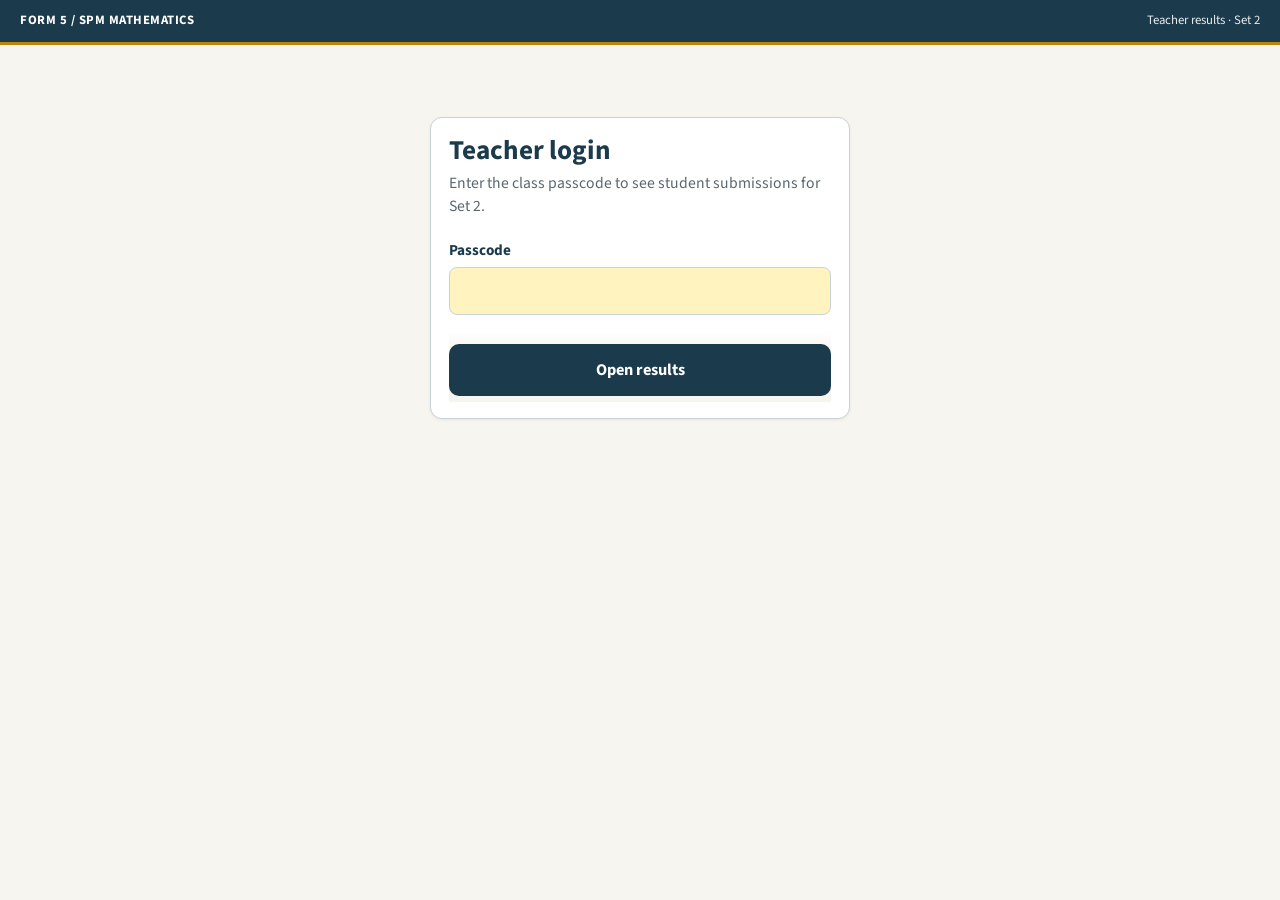
<file: spm-math-2-teacher.html>
<!DOCTYPE html>
<html lang="en">
<head>
  <meta charset="UTF-8" />
  <meta name="viewport" content="width=device-width, initial-scale=1" />
  <title>Teacher results — SPM Mathematics Diagnostic Set 2</title>
  <link rel="preconnect" href="https://fonts.googleapis.com" />
  <link rel="preconnect" href="https://fonts.gstatic.com" crossorigin />
  <link href="https://fonts.googleapis.com/css2?family=Source+Sans+3:ital,wght@0,400;0,600;0,700;1,400&family=Source+Serif+4:ital,wght@0,400;0,600;1,400&display=swap" rel="stylesheet" />
  <link rel="stylesheet" href="styles.css?v=20261115s2b" />
</head>
<body class="set2">
  <header class="topbar">
    <strong>FORM 5 / SPM MATHEMATICS</strong>
    <span>Teacher results · Set 2</span>
  </header>

  <main class="wrap">
    <section class="card gate" id="gate">
      <h1>Teacher login</h1>
      <p class="sub">Enter the class passcode to see student submissions for Set 2.</p>
      <label class="field" for="pass">Passcode</label>
      <input type="password" id="pass" autocomplete="current-password" />
      <div class="err" id="gateErr">Incorrect passcode.</div>
      <div class="actions" style="position:static;padding-top:0.8rem;">
        <button type="button" id="unlockBtn">Open results</button>
      </div>
    </section>

    <section id="panel" style="display:none;">
      <h1>Student submissions — Set 2</h1>
      <p class="sub">Newest first. All 37 marks are auto-scored against the required answer form. Please download a CSV or JSON copy after class. The results list is kept for about 24 hours (until about 11:20 am, 16 Nov 2026, Asia/Kuala_Lumpur). A backup inbox (kept until about 11:17 am, 22 Nov 2026, Asia/Kuala_Lumpur) is linked below. This page does not replace the Set 1 quiz.</p>
      <div class="toolbar">
        <button type="button" class="secondary" id="refreshBtn">Refresh</button>
        <button type="button" class="secondary" id="exportJsonBtn">Download JSON</button>
        <button type="button" class="secondary" id="exportCsvBtn">Download CSV</button>
        <a class="btn secondary" href="spm-math-2.html">Student quiz (Set 2)</a>
        <a class="btn secondary" href="spm-math.html">Set 1 quiz</a>
        <a class="btn secondary" id="backupInboxLink" href="#" target="_blank" rel="noopener">Backup inbox</a>
      </div>
      <div class="err" id="loadErr"></div>
      <div id="list"></div>
    </section>
  </main>
  <script src="math2-config.js?v=20261115s2b"></script>
  <script src="math2-items.js?v=20261115s2b"></script>
  <script src="math2-teacher.js?v=20261115s2b"></script>
</body>
</html>
</file>
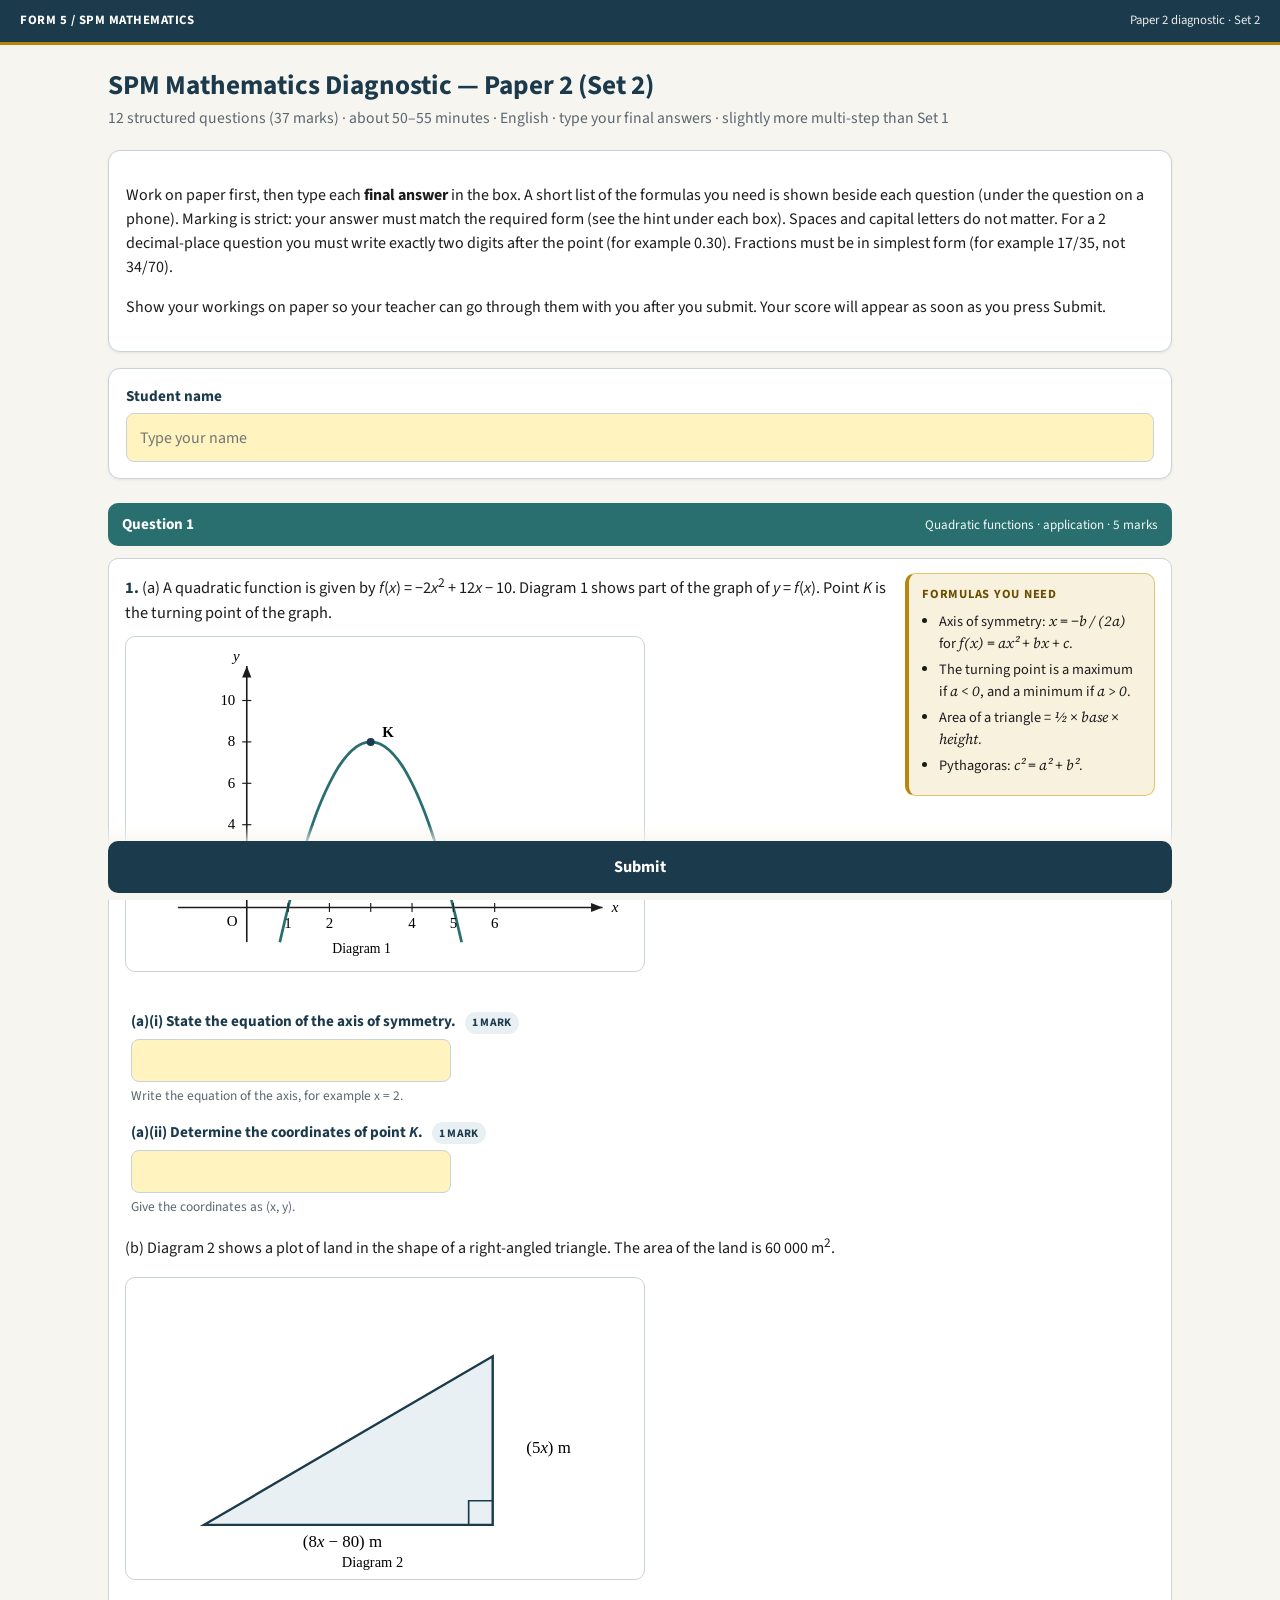
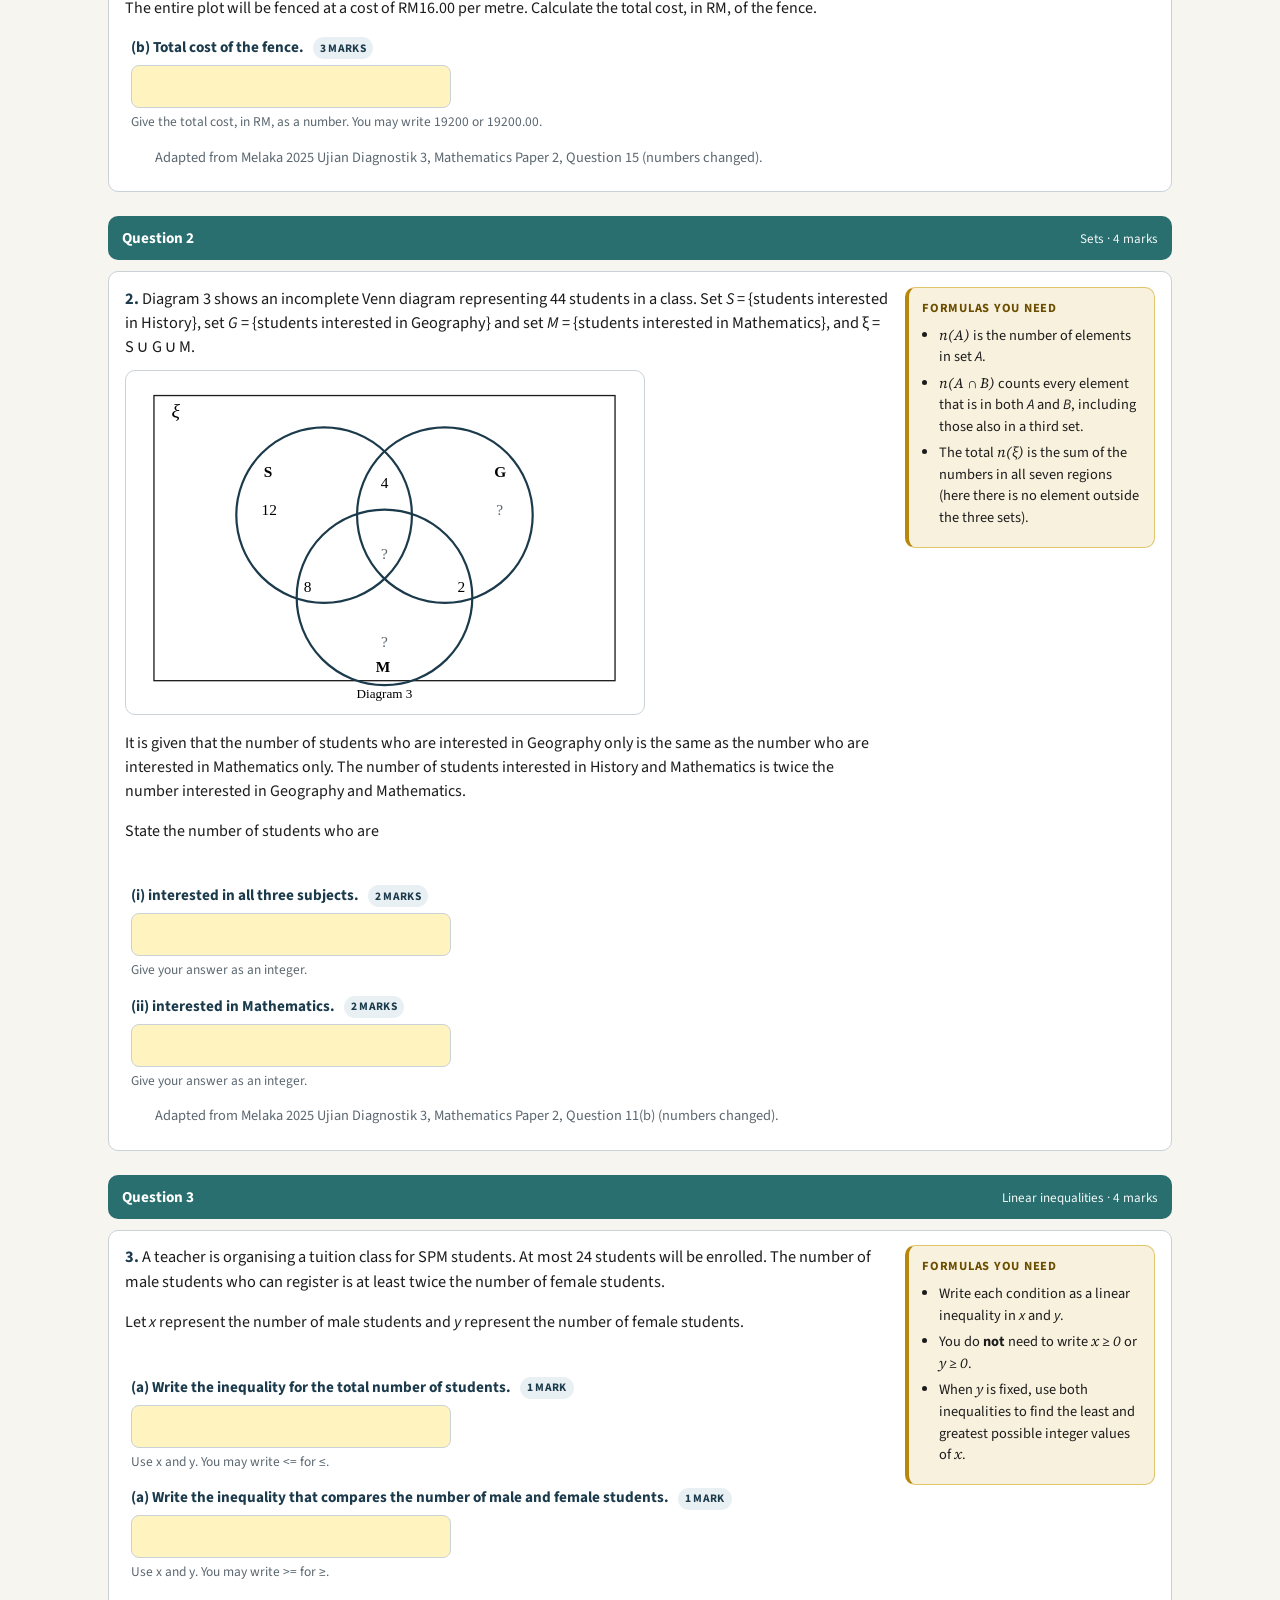
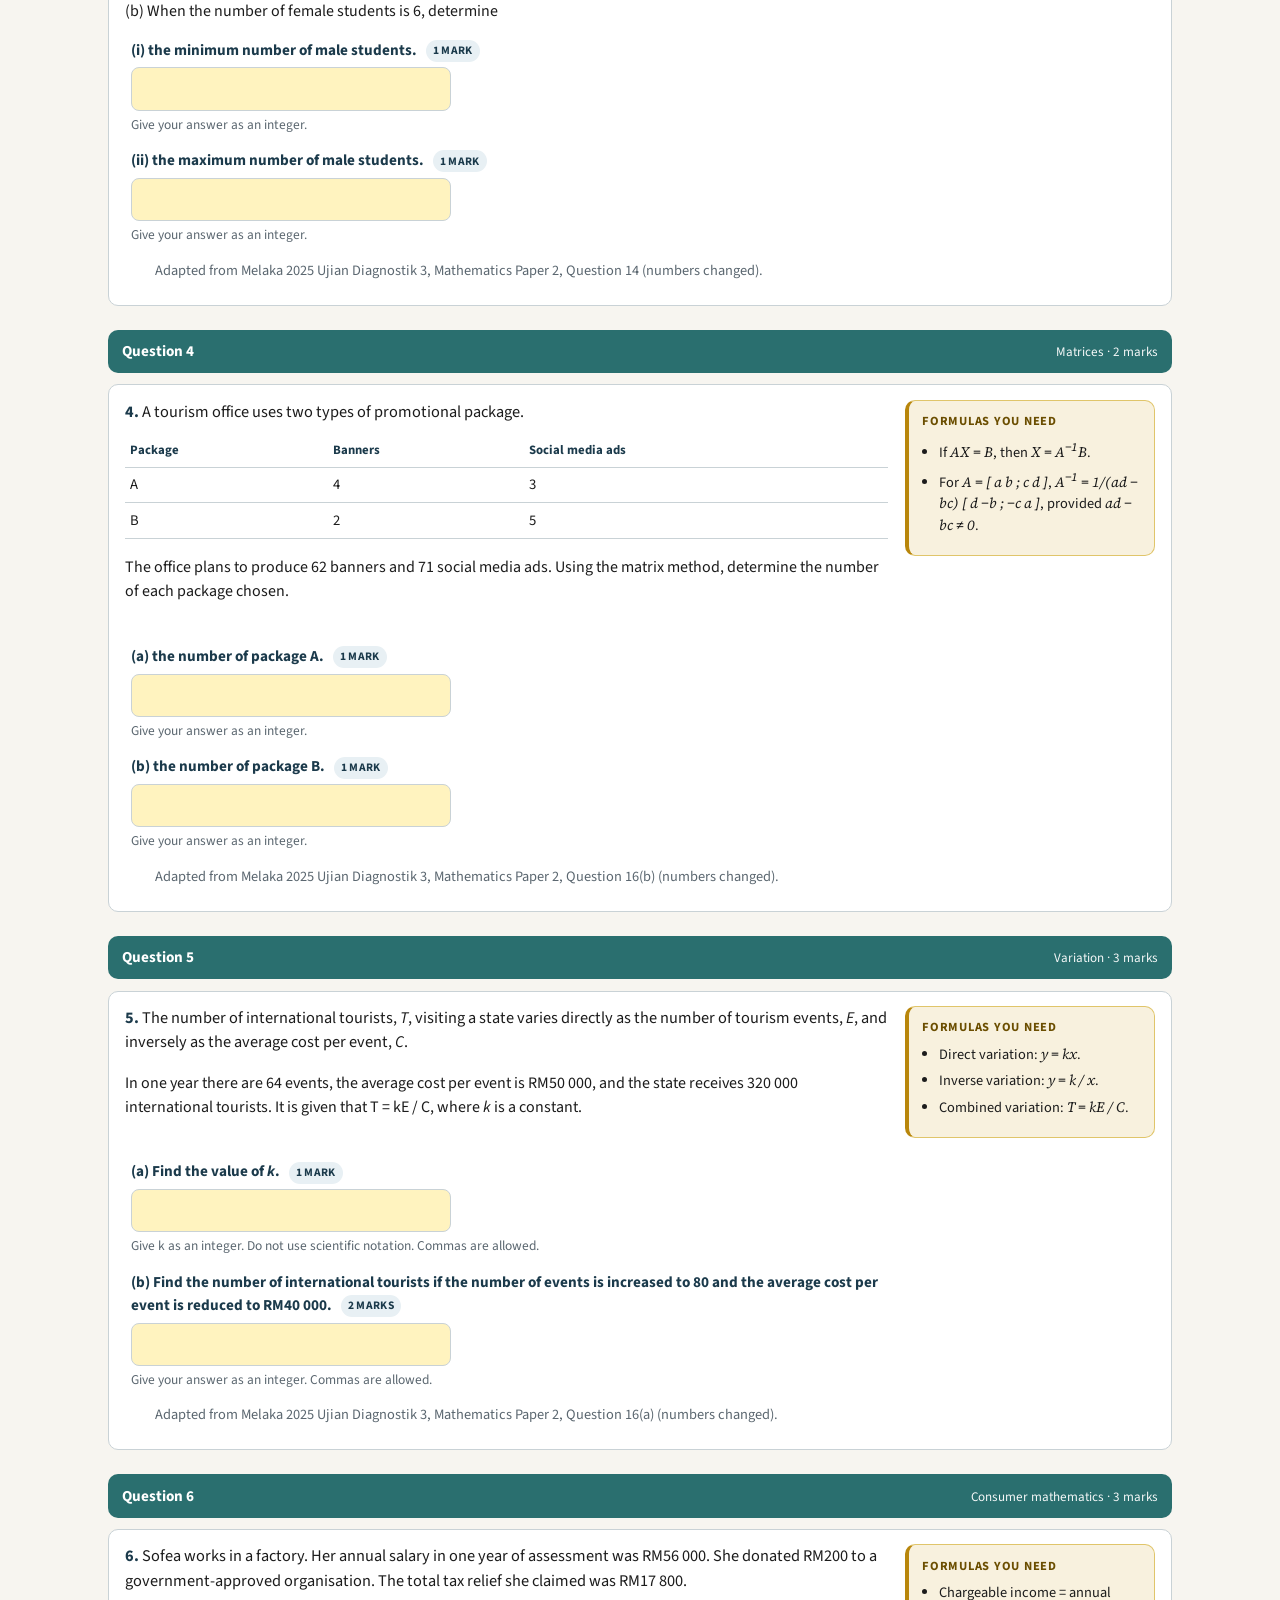
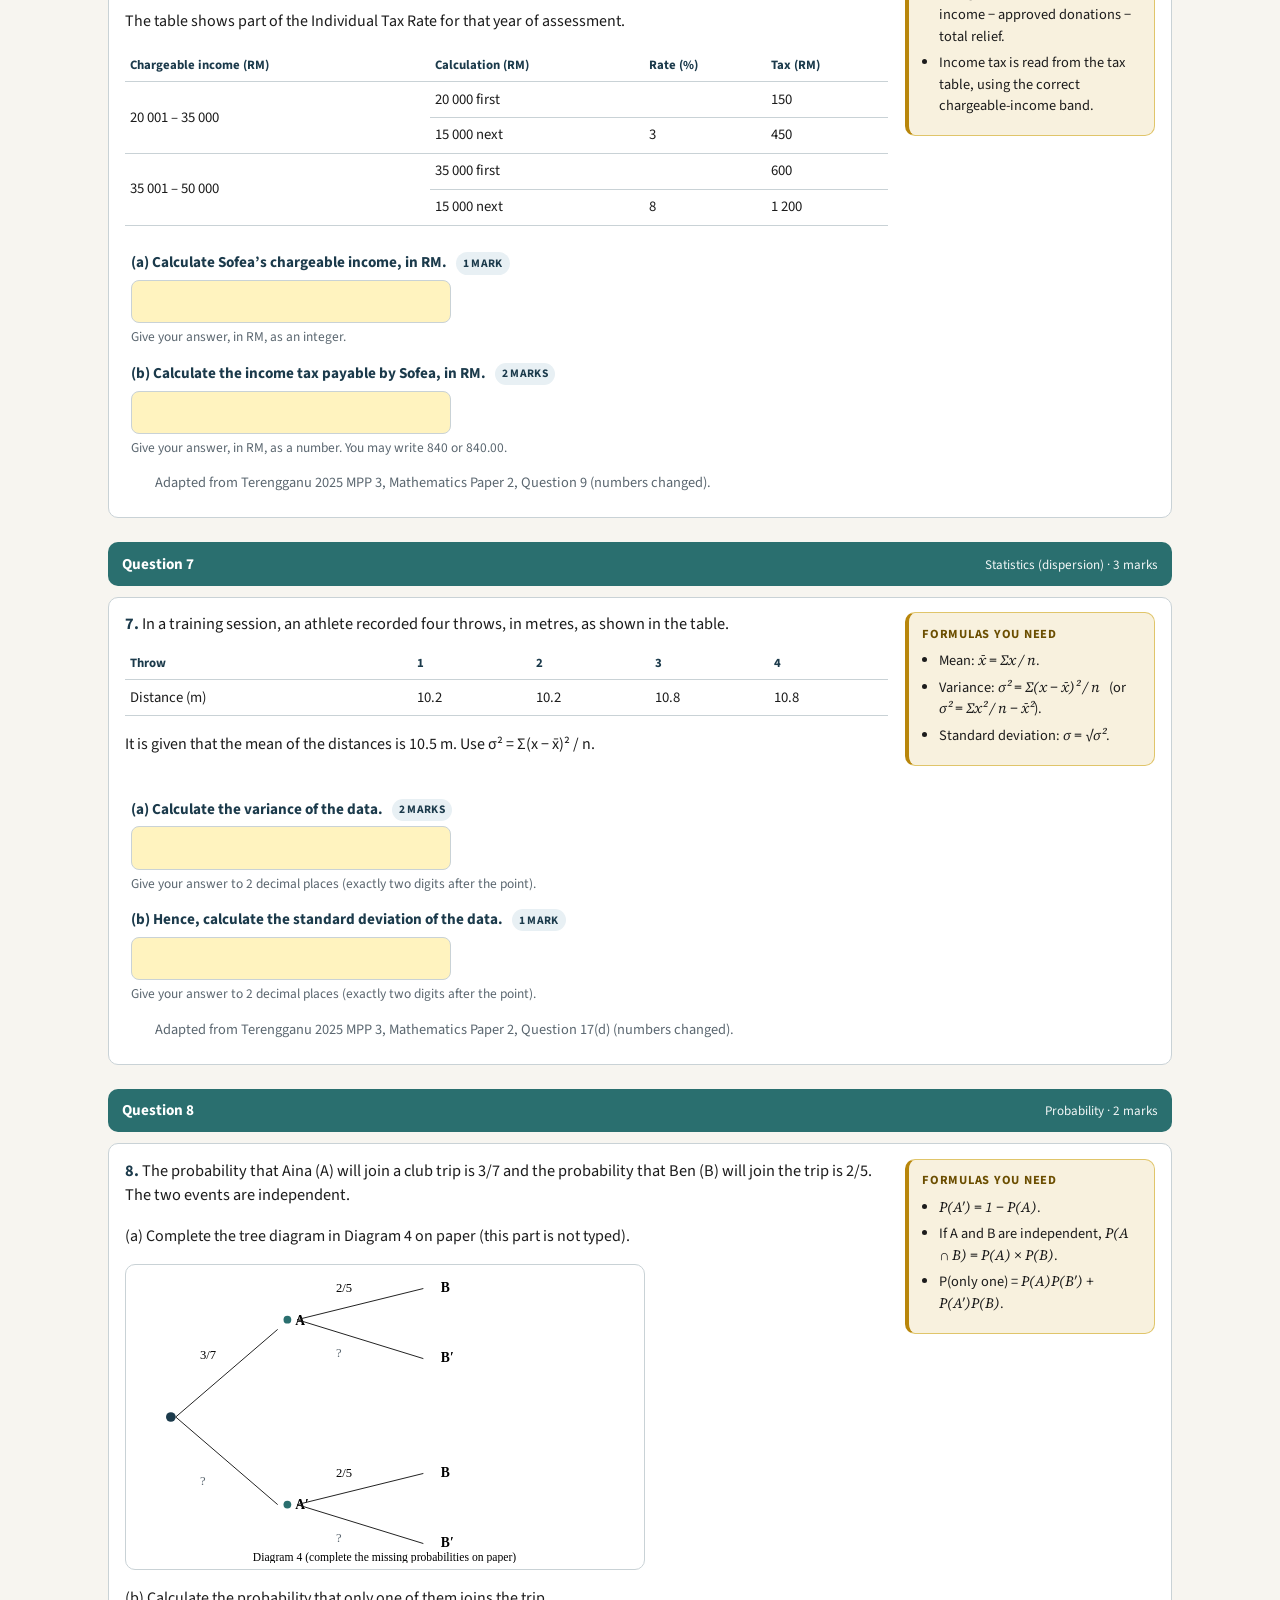
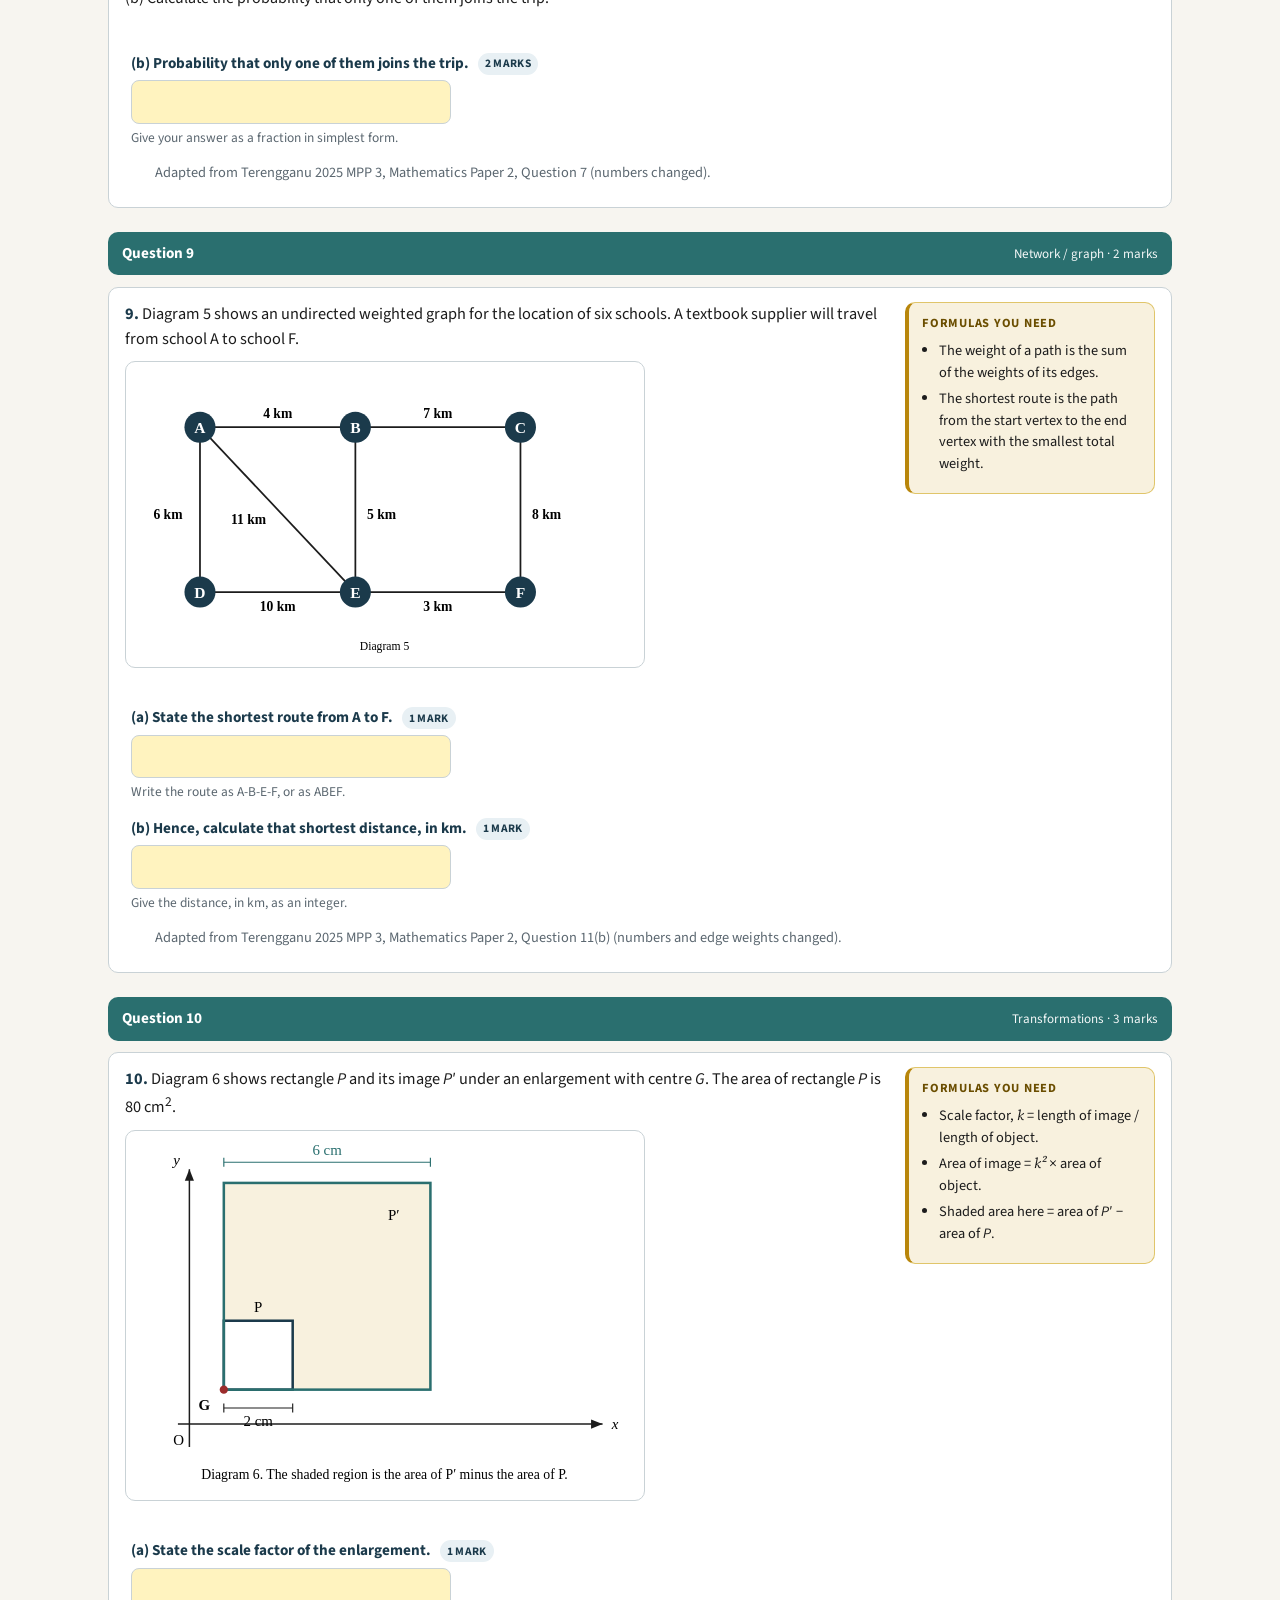
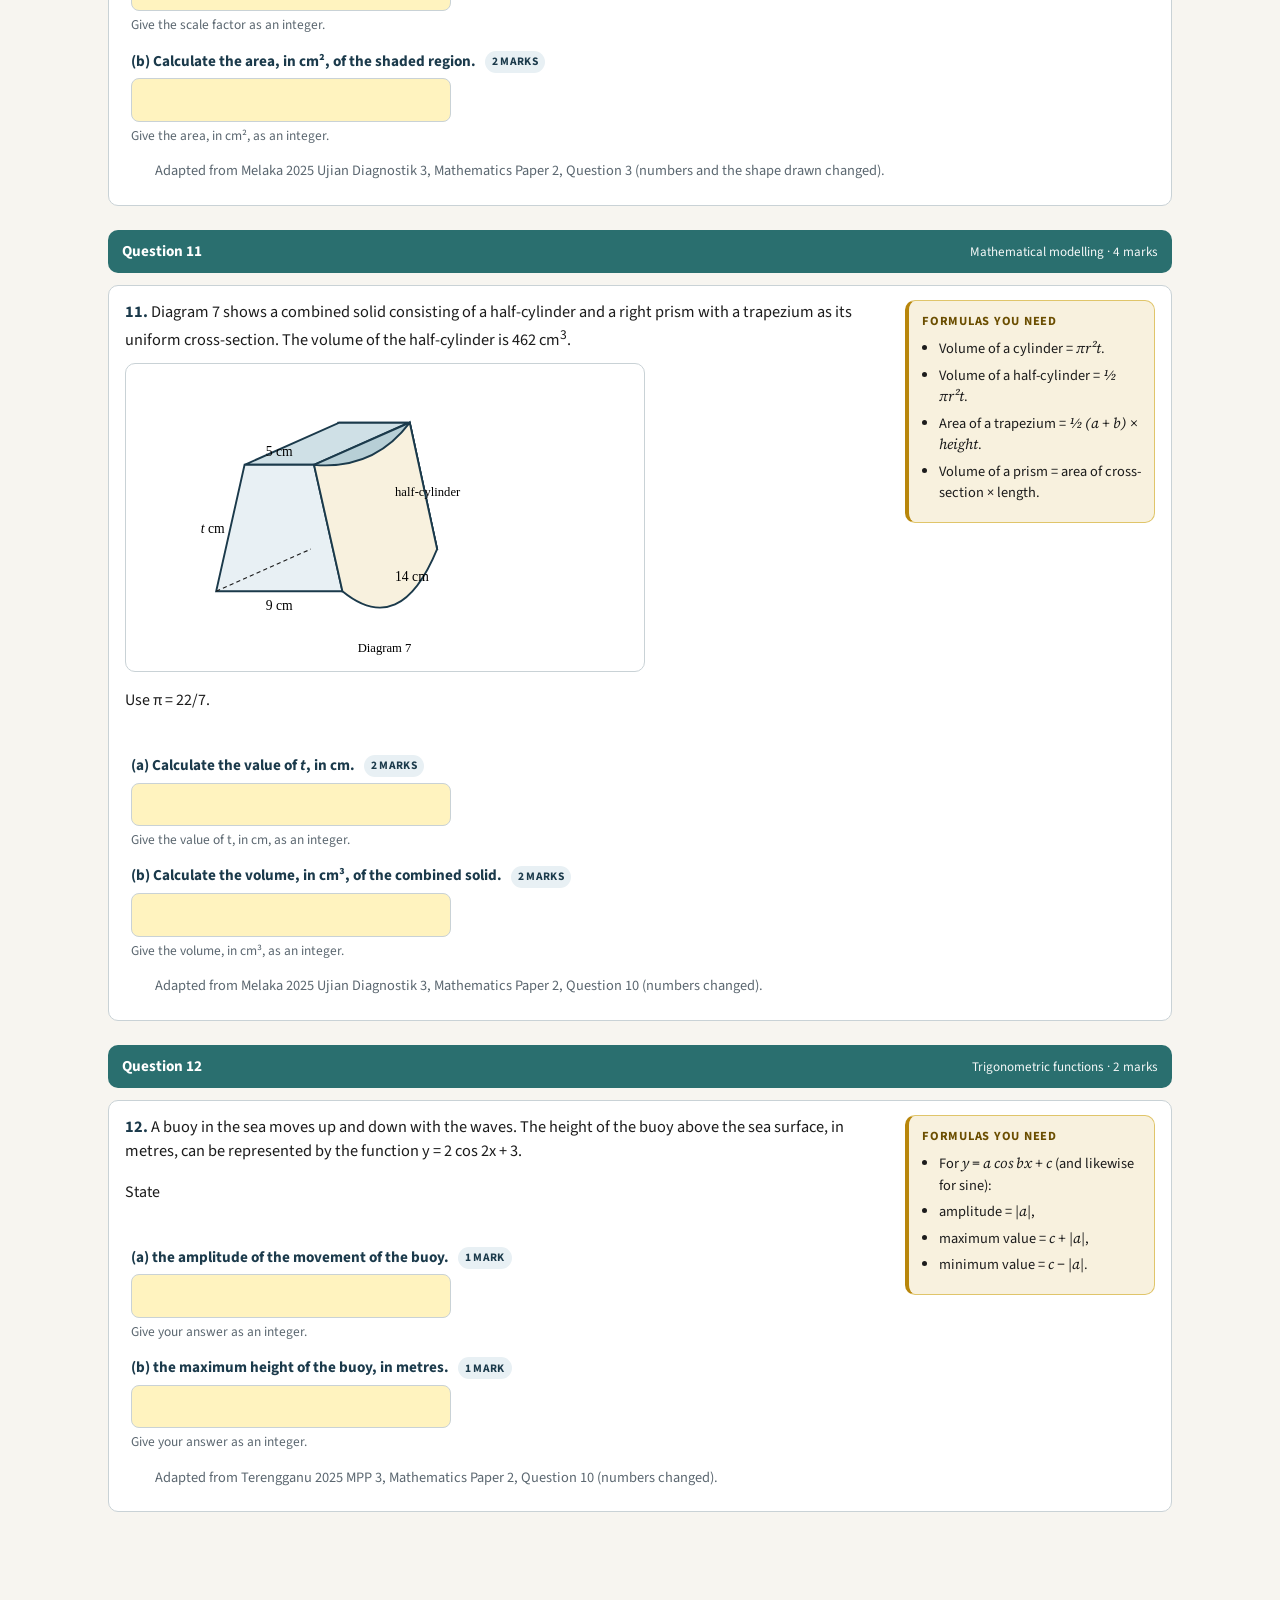
<file: spm-math-2.html>
<!DOCTYPE html>
<html lang="en">
<head>
  <meta charset="UTF-8" />
  <meta name="viewport" content="width=device-width, initial-scale=1" />
  <title>SPM Mathematics Paper 2 Diagnostic — Set 2</title>
  <link rel="preconnect" href="https://fonts.googleapis.com" />
  <link rel="preconnect" href="https://fonts.gstatic.com" crossorigin />
  <link href="https://fonts.googleapis.com/css2?family=Source+Sans+3:ital,wght@0,400;0,600;0,700;1,400&family=Source+Serif+4:ital,wght@0,400;0,600;1,400&display=swap" rel="stylesheet" />
  <link rel="stylesheet" href="styles.css?v=20261115s2b" />
</head>
<body class="set2">
  <header class="topbar">
    <strong>FORM 5 / SPM MATHEMATICS</strong>
    <span>Paper 2 diagnostic · Set 2</span>
  </header>
  <main class="wrap">
    <h1>SPM Mathematics Diagnostic — Paper 2 (Set 2)</h1>
    <p class="sub">12 structured questions (37 marks) · about 50–55 minutes · English · type your final answers · slightly more multi-step than Set 1</p>

    <div class="card paper-box">
      <p>Work on paper first, then type each <b>final answer</b> in the box. A short list of the formulas you need is shown beside each question (under the question on a phone). Marking is strict: your answer must match the required form (see the hint under each box). Spaces and capital letters do not matter. For a 2 decimal-place question you must write exactly two digits after the point (for example 0.30). Fractions must be in simplest form (for example 17/35, not 34/70).</p>
      <p>Show your workings on paper so your teacher can go through them with you after you submit. Your score will appear as soon as you press Submit.</p>
    </div>

    <form id="quiz" autocomplete="off">
      <div class="card">
        <label class="field" for="studentName">Student name</label>
        <input type="text" id="studentName" name="studentName" required placeholder="Type your name" maxlength="80" />
      </div>

      <div class="banner"><span>Question 1</span><span class="right">Quadratic functions · application · 5 marks</span></div>
      <div class="q">
        <div class="q-layout">
          <div class="q-stem">
            <p class="prompt"><span class="num">1.</span> (a) A quadratic function is given by <i>f</i>(<i>x</i>) = −2<i>x</i><sup>2</sup> + 12<i>x</i> − 10. Diagram 1 shows part of the graph of <i>y</i> = <i>f</i>(<i>x</i>). Point <i>K</i> is the turning point of the graph.</p>
            <div class="diagram"><img src="img2/quadratic.svg" alt="Graph of a downward-opening quadratic with turning point K" /></div>
          </div>
          <aside class="formula-box">
            <h3>Formulas you need</h3>
            <ul>
          <li>Axis of symmetry: <span class='ff'>x = −b / (2a)</span> for <span class='ff'>f(x) = ax² + bx + c</span>.</li>
          <li>The turning point is a maximum if <span class='ff'>a &lt; 0</span>, and a minimum if <span class='ff'>a &gt; 0</span>.</li>
          <li>Area of a triangle = <span class='ff'>½ × base × height</span>.</li>
          <li>Pythagoras: <span class='ff'>c² = a² + b²</span>.</li>
            </ul>
          </aside>
          <div class="q-parts">
            <div class="part">
              <label class="field" for="q1a">(a)(i) State the equation of the axis of symmetry. <span class="topic-tag">1 mark</span></label>
              <input class="ans" type="text" id="q1a" name="q1a" inputmode="text" />
              <p class="fmt">Write the equation of the axis, for example x = 2.</p>
            </div>
            <div class="part">
              <label class="field" for="q1b">(a)(ii) Determine the coordinates of point <i>K</i>. <span class="topic-tag">1 mark</span></label>
              <input class="ans" type="text" id="q1b" name="q1b" inputmode="text" />
              <p class="fmt">Give the coordinates as (x, y).</p>
            </div>
            <p> (b) Diagram 2 shows a plot of land in the shape of a right-angled triangle. The area of the land is 60 000 m<sup>2</sup>.</p>
            <div class="diagram"><img src="img2/triangle.svg" alt="Right-angled triangle with legs 5x metres and (8x minus 80) metres" /></div>
            <p>The entire plot will be fenced at a cost of RM16.00 per metre. Calculate the total cost, in RM, of the fence.</p>
            <div class="part">
              <label class="field" for="q1c">(b) Total cost of the fence. <span class="topic-tag">3 marks</span></label>
              <input class="ans" type="text" id="q1c" name="q1c" inputmode="decimal" />
              <p class="fmt">Give the total cost, in RM, as a number. You may write 19200 or 19200.00.</p>
            </div>
            <p class="cite">Adapted from Melaka 2025 Ujian Diagnostik 3, Mathematics Paper 2, Question 15 (numbers changed).</p>
          </div>
        </div>
      </div>


      <div class="banner"><span>Question 2</span><span class="right">Sets · 4 marks</span></div>
      <div class="q">
        <div class="q-layout">
          <div class="q-stem">
            <p class="prompt"><span class="num">2.</span> Diagram 3 shows an incomplete Venn diagram representing 44 students in a class. Set <i>S</i> = {students interested in History}, set <i>G</i> = {students interested in Geography} and set <i>M</i> = {students interested in Mathematics}, and <span class="ff">ξ = S ∪ G ∪ M</span>.</p>
            <div class="diagram"><img src="img2/venn.svg" alt="Incomplete three-set Venn diagram with some regions labelled" /></div>
            <p>It is given that the number of students who are interested in Geography only is the same as the number who are interested in Mathematics only. The number of students interested in History and Mathematics is twice the number interested in Geography and Mathematics.</p>
            <p>State the number of students who are</p>
          </div>
          <aside class="formula-box">
            <h3>Formulas you need</h3>
            <ul>
          <li><span class='ff'>n(A)</span> is the number of elements in set <i>A</i>.</li>
          <li><span class='ff'>n(A ∩ B)</span> counts every element that is in both <i>A</i> and <i>B</i>, including those also in a third set.</li>
          <li>The total <span class='ff'>n(ξ)</span> is the sum of the numbers in all seven regions (here there is no element outside the three sets).</li>
            </ul>
          </aside>
          <div class="q-parts">
            <div class="part">
              <label class="field" for="q2a">(i) interested in all three subjects. <span class="topic-tag">2 marks</span></label>
              <input class="ans" type="text" id="q2a" name="q2a" inputmode="numeric" />
              <p class="fmt">Give your answer as an integer.</p>
            </div>
            <div class="part">
              <label class="field" for="q2b">(ii) interested in Mathematics. <span class="topic-tag">2 marks</span></label>
              <input class="ans" type="text" id="q2b" name="q2b" inputmode="numeric" />
              <p class="fmt">Give your answer as an integer.</p>
            </div>
            <p class="cite">Adapted from Melaka 2025 Ujian Diagnostik 3, Mathematics Paper 2, Question 11(b) (numbers changed).</p>
          </div>
        </div>
      </div>


      <div class="banner"><span>Question 3</span><span class="right">Linear inequalities · 4 marks</span></div>
      <div class="q">
        <div class="q-layout">
          <div class="q-stem">
            <p class="prompt"><span class="num">3.</span> A teacher is organising a tuition class for SPM students. At most 24 students will be enrolled. The number of male students who can register is at least twice the number of female students.</p>
            <p>Let <i>x</i> represent the number of male students and <i>y</i> represent the number of female students.</p>
          </div>
          <aside class="formula-box">
            <h3>Formulas you need</h3>
            <ul>
          <li>Write each condition as a linear inequality in <i>x</i> and <i>y</i>.</li>
          <li>You do <b>not</b> need to write <span class='ff'>x ≥ 0</span> or <span class='ff'>y ≥ 0</span>.</li>
          <li>When <span class='ff'>y</span> is fixed, use both inequalities to find the least and greatest possible integer values of <span class='ff'>x</span>.</li>
            </ul>
          </aside>
          <div class="q-parts">
            <div class="part">
              <label class="field" for="q3a">(a) Write the inequality for the total number of students. <span class="topic-tag">1 mark</span></label>
              <input class="ans" type="text" id="q3a" name="q3a" inputmode="text" />
              <p class="fmt">Use x and y. You may write &lt;= for ≤.</p>
            </div>
            <div class="part">
              <label class="field" for="q3b">(a) Write the inequality that compares the number of male and female students. <span class="topic-tag">1 mark</span></label>
              <input class="ans" type="text" id="q3b" name="q3b" inputmode="text" />
              <p class="fmt">Use x and y. You may write &gt;= for ≥.</p>
            </div>
            <p>(b) When the number of female students is 6, determine</p>
            <div class="part">
              <label class="field" for="q3c">(i) the minimum number of male students. <span class="topic-tag">1 mark</span></label>
              <input class="ans" type="text" id="q3c" name="q3c" inputmode="numeric" />
              <p class="fmt">Give your answer as an integer.</p>
            </div>
            <div class="part">
              <label class="field" for="q3d">(ii) the maximum number of male students. <span class="topic-tag">1 mark</span></label>
              <input class="ans" type="text" id="q3d" name="q3d" inputmode="numeric" />
              <p class="fmt">Give your answer as an integer.</p>
            </div>
            <p class="cite">Adapted from Melaka 2025 Ujian Diagnostik 3, Mathematics Paper 2, Question 14 (numbers changed).</p>
          </div>
        </div>
      </div>


      <div class="banner"><span>Question 4</span><span class="right">Matrices · 2 marks</span></div>
      <div class="q">
        <div class="q-layout">
          <div class="q-stem">
            <p class="prompt"><span class="num">4.</span> A tourism office uses two types of promotional package.</p>
            <table class="checklist">
              <thead><tr><th>Package</th><th>Banners</th><th>Social media ads</th></tr></thead>
              <tbody>
                <tr><td>A</td><td>4</td><td>3</td></tr>
                <tr><td>B</td><td>2</td><td>5</td></tr>
              </tbody>
            </table>
            <p>The office plans to produce 62 banners and 71 social media ads. Using the matrix method, determine the number of each package chosen.</p>
          </div>
          <aside class="formula-box">
            <h3>Formulas you need</h3>
            <ul>
          <li>If <span class='ff'>AX = B</span>, then <span class='ff'>X = A<sup>−1</sup>B</span>.</li>
          <li>For <span class='ff'>A = [ a b ; c d ]</span>, <span class='ff'>A<sup>−1</sup> = 1/(ad − bc) [ d −b ; −c a ]</span>, provided <span class='ff'>ad − bc ≠ 0</span>.</li>
            </ul>
          </aside>
          <div class="q-parts">
            <div class="part">
              <label class="field" for="q4a">(a) the number of package A. <span class="topic-tag">1 mark</span></label>
              <input class="ans" type="text" id="q4a" name="q4a" inputmode="numeric" />
              <p class="fmt">Give your answer as an integer.</p>
            </div>
            <div class="part">
              <label class="field" for="q4b">(b) the number of package B. <span class="topic-tag">1 mark</span></label>
              <input class="ans" type="text" id="q4b" name="q4b" inputmode="numeric" />
              <p class="fmt">Give your answer as an integer.</p>
            </div>
            <p class="cite">Adapted from Melaka 2025 Ujian Diagnostik 3, Mathematics Paper 2, Question 16(b) (numbers changed).</p>
          </div>
        </div>
      </div>


      <div class="banner"><span>Question 5</span><span class="right">Variation · 3 marks</span></div>
      <div class="q">
        <div class="q-layout">
          <div class="q-stem">
            <p class="prompt"><span class="num">5.</span> The number of international tourists, <i>T</i>, visiting a state varies directly as the number of tourism events, <i>E</i>, and inversely as the average cost per event, <i>C</i>.</p>
            <p>In one year there are 64 events, the average cost per event is RM50 000, and the state receives 320 000 international tourists. It is given that <span class="ff">T = kE / C</span>, where <i>k</i> is a constant.</p>
          </div>
          <aside class="formula-box">
            <h3>Formulas you need</h3>
            <ul>
          <li>Direct variation: <span class='ff'>y = kx</span>.</li>
          <li>Inverse variation: <span class='ff'>y = k / x</span>.</li>
          <li>Combined variation: <span class='ff'>T = kE / C</span>.</li>
            </ul>
          </aside>
          <div class="q-parts">
            <div class="part">
              <label class="field" for="q5a">(a) Find the value of <i>k</i>. <span class="topic-tag">1 mark</span></label>
              <input class="ans" type="text" id="q5a" name="q5a" inputmode="numeric" />
              <p class="fmt">Give k as an integer. Do not use scientific notation. Commas are allowed.</p>
            </div>
            <div class="part">
              <label class="field" for="q5b">(b) Find the number of international tourists if the number of events is increased to 80 and the average cost per event is reduced to RM40 000. <span class="topic-tag">2 marks</span></label>
              <input class="ans" type="text" id="q5b" name="q5b" inputmode="numeric" />
              <p class="fmt">Give your answer as an integer. Commas are allowed.</p>
            </div>
            <p class="cite">Adapted from Melaka 2025 Ujian Diagnostik 3, Mathematics Paper 2, Question 16(a) (numbers changed).</p>
          </div>
        </div>
      </div>


      <div class="banner"><span>Question 6</span><span class="right">Consumer mathematics · 3 marks</span></div>
      <div class="q">
        <div class="q-layout">
          <div class="q-stem">
            <p class="prompt"><span class="num">6.</span> Sofea works in a factory. Her annual salary in one year of assessment was RM56 000. She donated RM200 to a government-approved organisation. The total tax relief she claimed was RM17 800.</p>
            <p>The table shows part of the Individual Tax Rate for that year of assessment.</p>
            <table class="checklist">
              <thead><tr><th>Chargeable income (RM)</th><th>Calculation (RM)</th><th>Rate (%)</th><th>Tax (RM)</th></tr></thead>
              <tbody>
                <tr><td rowspan="2">20 001 – 35 000</td><td>20 000 first</td><td></td><td>150</td></tr>
                <tr><td>15 000 next</td><td>3</td><td>450</td></tr>
                <tr><td rowspan="2">35 001 – 50 000</td><td>35 000 first</td><td></td><td>600</td></tr>
                <tr><td>15 000 next</td><td>8</td><td>1 200</td></tr>
              </tbody>
            </table>
          </div>
          <aside class="formula-box">
            <h3>Formulas you need</h3>
            <ul>
          <li>Chargeable income = annual income − approved donations − total relief.</li>
          <li>Income tax is read from the tax table, using the correct chargeable-income band.</li>
            </ul>
          </aside>
          <div class="q-parts">
            <div class="part">
              <label class="field" for="q6a">(a) Calculate Sofea’s chargeable income, in RM. <span class="topic-tag">1 mark</span></label>
              <input class="ans" type="text" id="q6a" name="q6a" inputmode="numeric" />
              <p class="fmt">Give your answer, in RM, as an integer.</p>
            </div>
            <div class="part">
              <label class="field" for="q6b">(b) Calculate the income tax payable by Sofea, in RM. <span class="topic-tag">2 marks</span></label>
              <input class="ans" type="text" id="q6b" name="q6b" inputmode="decimal" />
              <p class="fmt">Give your answer, in RM, as a number. You may write 840 or 840.00.</p>
            </div>
            <p class="cite">Adapted from Terengganu 2025 MPP 3, Mathematics Paper 2, Question 9 (numbers changed).</p>
          </div>
        </div>
      </div>


      <div class="banner"><span>Question 7</span><span class="right">Statistics (dispersion) · 3 marks</span></div>
      <div class="q">
        <div class="q-layout">
          <div class="q-stem">
            <p class="prompt"><span class="num">7.</span> In a training session, an athlete recorded four throws, in metres, as shown in the table.</p>
            <table class="checklist">
              <thead><tr><th>Throw</th><th>1</th><th>2</th><th>3</th><th>4</th></tr></thead>
              <tbody><tr><td>Distance (m)</td><td>10.2</td><td>10.2</td><td>10.8</td><td>10.8</td></tr></tbody>
            </table>
            <p>It is given that the mean of the distances is 10.5 m. Use <span class="ff">σ² = Σ(x − x̄)² / n</span>.</p>
          </div>
          <aside class="formula-box">
            <h3>Formulas you need</h3>
            <ul>
          <li>Mean: <span class='ff'>x̄ = Σx / n</span>.</li>
          <li>Variance: <span class='ff'>σ² = Σ(x − x̄)² / n</span> &nbsp; (or <span class='ff'>σ² = Σx² / n − x̄²</span>).</li>
          <li>Standard deviation: <span class='ff'>σ = √σ²</span>.</li>
            </ul>
          </aside>
          <div class="q-parts">
            <div class="part">
              <label class="field" for="q7a">(a) Calculate the variance of the data. <span class="topic-tag">2 marks</span></label>
              <input class="ans" type="text" id="q7a" name="q7a" inputmode="decimal" />
              <p class="fmt">Give your answer to 2 decimal places (exactly two digits after the point).</p>
            </div>
            <div class="part">
              <label class="field" for="q7b">(b) Hence, calculate the standard deviation of the data. <span class="topic-tag">1 mark</span></label>
              <input class="ans" type="text" id="q7b" name="q7b" inputmode="decimal" />
              <p class="fmt">Give your answer to 2 decimal places (exactly two digits after the point).</p>
            </div>
            <p class="cite">Adapted from Terengganu 2025 MPP 3, Mathematics Paper 2, Question 17(d) (numbers changed).</p>
          </div>
        </div>
      </div>


      <div class="banner"><span>Question 8</span><span class="right">Probability · 2 marks</span></div>
      <div class="q">
        <div class="q-layout">
          <div class="q-stem">
            <p class="prompt"><span class="num">8.</span> The probability that Aina (A) will join a club trip is 3/7 and the probability that Ben (B) will join the trip is 2/5. The two events are independent.</p>
            <p>(a) Complete the tree diagram in Diagram 4 on paper (this part is not typed).</p>
            <div class="diagram"><img src="img2/tree.svg" alt="Incomplete probability tree for Aina and Ben joining a trip" /></div>
            <p>(b) Calculate the probability that only one of them joins the trip.</p>
          </div>
          <aside class="formula-box">
            <h3>Formulas you need</h3>
            <ul>
          <li><span class='ff'>P(A′) = 1 − P(A)</span>.</li>
          <li>If A and B are independent, <span class='ff'>P(A ∩ B) = P(A) × P(B)</span>.</li>
          <li>P(only one) = <span class='ff'>P(A)P(B′) + P(A′)P(B)</span>.</li>
            </ul>
          </aside>
          <div class="q-parts">
            <div class="part">
              <label class="field" for="q8a">(b) Probability that only one of them joins the trip. <span class="topic-tag">2 marks</span></label>
              <input class="ans" type="text" id="q8a" name="q8a" inputmode="text" />
              <p class="fmt">Give your answer as a fraction in simplest form.</p>
            </div>
            <p class="cite">Adapted from Terengganu 2025 MPP 3, Mathematics Paper 2, Question 7 (numbers changed).</p>
          </div>
        </div>
      </div>


      <div class="banner"><span>Question 9</span><span class="right">Network / graph · 2 marks</span></div>
      <div class="q">
        <div class="q-layout">
          <div class="q-stem">
            <p class="prompt"><span class="num">9.</span> Diagram 5 shows an undirected weighted graph for the location of six schools. A textbook supplier will travel from school A to school F.</p>
            <div class="diagram"><img src="img2/network.svg" alt="Weighted network of six schools A to F with distances in kilometres" /></div>
          </div>
          <aside class="formula-box">
            <h3>Formulas you need</h3>
            <ul>
          <li>The weight of a path is the sum of the weights of its edges.</li>
          <li>The shortest route is the path from the start vertex to the end vertex with the smallest total weight.</li>
            </ul>
          </aside>
          <div class="q-parts">
            <div class="part">
              <label class="field" for="q9a">(a) State the shortest route from A to F. <span class="topic-tag">1 mark</span></label>
              <input class="ans" type="text" id="q9a" name="q9a" inputmode="text" />
              <p class="fmt">Write the route as A-B-E-F, or as ABEF.</p>
            </div>
            <div class="part">
              <label class="field" for="q9b">(b) Hence, calculate that shortest distance, in km. <span class="topic-tag">1 mark</span></label>
              <input class="ans" type="text" id="q9b" name="q9b" inputmode="numeric" />
              <p class="fmt">Give the distance, in km, as an integer.</p>
            </div>
            <p class="cite">Adapted from Terengganu 2025 MPP 3, Mathematics Paper 2, Question 11(b) (numbers and edge weights changed).</p>
          </div>
        </div>
      </div>


      <div class="banner"><span>Question 10</span><span class="right">Transformations · 3 marks</span></div>
      <div class="q">
        <div class="q-layout">
          <div class="q-stem">
            <p class="prompt"><span class="num">10.</span> Diagram 6 shows rectangle <i>P</i> and its image <i>P</i>′ under an enlargement with centre <i>G</i>. The area of rectangle <i>P</i> is 80 cm<sup>2</sup>.</p>
            <div class="diagram"><img src="img2/enlarge.svg" alt="Enlargement of rectangle P to P prime with centre G, lengths 2 cm and 6 cm marked" /></div>
          </div>
          <aside class="formula-box">
            <h3>Formulas you need</h3>
            <ul>
          <li>Scale factor, <span class='ff'>k</span> = length of image / length of object.</li>
          <li>Area of image = <span class='ff'>k² ×</span> area of object.</li>
          <li>Shaded area here = area of <i>P</i>′ − area of <i>P</i>.</li>
            </ul>
          </aside>
          <div class="q-parts">
            <div class="part">
              <label class="field" for="q10a">(a) State the scale factor of the enlargement. <span class="topic-tag">1 mark</span></label>
              <input class="ans" type="text" id="q10a" name="q10a" inputmode="numeric" />
              <p class="fmt">Give the scale factor as an integer.</p>
            </div>
            <div class="part">
              <label class="field" for="q10b">(b) Calculate the area, in cm², of the shaded region. <span class="topic-tag">2 marks</span></label>
              <input class="ans" type="text" id="q10b" name="q10b" inputmode="numeric" />
              <p class="fmt">Give the area, in cm², as an integer.</p>
            </div>
            <p class="cite">Adapted from Melaka 2025 Ujian Diagnostik 3, Mathematics Paper 2, Question 3 (numbers and the shape drawn changed).</p>
          </div>
        </div>
      </div>


      <div class="banner"><span>Question 11</span><span class="right">Mathematical modelling · 4 marks</span></div>
      <div class="q">
        <div class="q-layout">
          <div class="q-stem">
            <p class="prompt"><span class="num">11.</span> Diagram 7 shows a combined solid consisting of a half-cylinder and a right prism with a trapezium as its uniform cross-section. The volume of the half-cylinder is 462 cm<sup>3</sup>.</p>
            <div class="diagram"><img src="img2/solid.svg" alt="Combined solid of a half-cylinder and a trapezoidal prism, with sides 5 cm, 9 cm, 14 cm and height t cm" /></div>
            <p>Use <span class="ff">π = 22/7</span>.</p>
          </div>
          <aside class="formula-box">
            <h3>Formulas you need</h3>
            <ul>
          <li>Volume of a cylinder = <span class='ff'>πr²t</span>.</li>
          <li>Volume of a half-cylinder = <span class='ff'>½ πr²t</span>.</li>
          <li>Area of a trapezium = <span class='ff'>½ (a + b) × height</span>.</li>
          <li>Volume of a prism = area of cross-section × length.</li>
            </ul>
          </aside>
          <div class="q-parts">
            <div class="part">
              <label class="field" for="q11a">(a) Calculate the value of <i>t</i>, in cm. <span class="topic-tag">2 marks</span></label>
              <input class="ans" type="text" id="q11a" name="q11a" inputmode="numeric" />
              <p class="fmt">Give the value of t, in cm, as an integer.</p>
            </div>
            <div class="part">
              <label class="field" for="q11b">(b) Calculate the volume, in cm³, of the combined solid. <span class="topic-tag">2 marks</span></label>
              <input class="ans" type="text" id="q11b" name="q11b" inputmode="numeric" />
              <p class="fmt">Give the volume, in cm³, as an integer.</p>
            </div>
            <p class="cite">Adapted from Melaka 2025 Ujian Diagnostik 3, Mathematics Paper 2, Question 10 (numbers changed).</p>
          </div>
        </div>
      </div>


      <div class="banner"><span>Question 12</span><span class="right">Trigonometric functions · 2 marks</span></div>
      <div class="q">
        <div class="q-layout">
          <div class="q-stem">
            <p class="prompt"><span class="num">12.</span> A buoy in the sea moves up and down with the waves. The height of the buoy above the sea surface, in metres, can be represented by the function <span class="ff">y = 2 cos 2x + 3</span>.</p>
            <p>State</p>
          </div>
          <aside class="formula-box">
            <h3>Formulas you need</h3>
            <ul>
          <li>For <span class='ff'>y = a cos bx + c</span> (and likewise for sine):</li>
          <li>amplitude = <span class='ff'>|a|</span>,</li>
          <li>maximum value = <span class='ff'>c + |a|</span>,</li>
          <li>minimum value = <span class='ff'>c − |a|</span>.</li>
            </ul>
          </aside>
          <div class="q-parts">
            <div class="part">
              <label class="field" for="q12a">(a) the amplitude of the movement of the buoy. <span class="topic-tag">1 mark</span></label>
              <input class="ans" type="text" id="q12a" name="q12a" inputmode="numeric" />
              <p class="fmt">Give your answer as an integer.</p>
            </div>
            <div class="part">
              <label class="field" for="q12b">(b) the maximum height of the buoy, in metres. <span class="topic-tag">1 mark</span></label>
              <input class="ans" type="text" id="q12b" name="q12b" inputmode="numeric" />
              <p class="fmt">Give your answer as an integer.</p>
            </div>
            <p class="cite">Adapted from Terengganu 2025 MPP 3, Mathematics Paper 2, Question 10 (numbers changed).</p>
          </div>
        </div>
      </div>


      <p class="err" id="formError"></p>
      <div class="actions">
        <button type="submit" id="submitBtn">Submit</button>
      </div>
    </form>

    <div id="results" class="card" hidden></div>
  </main>
  <script src="math2-config.js?v=20261115s2b"></script>
  <script src="math2-items.js?v=20261115s2b"></script>
  <script src="math2-quiz.js?v=20261115s2b"></script>
</body>
</html>
</file>
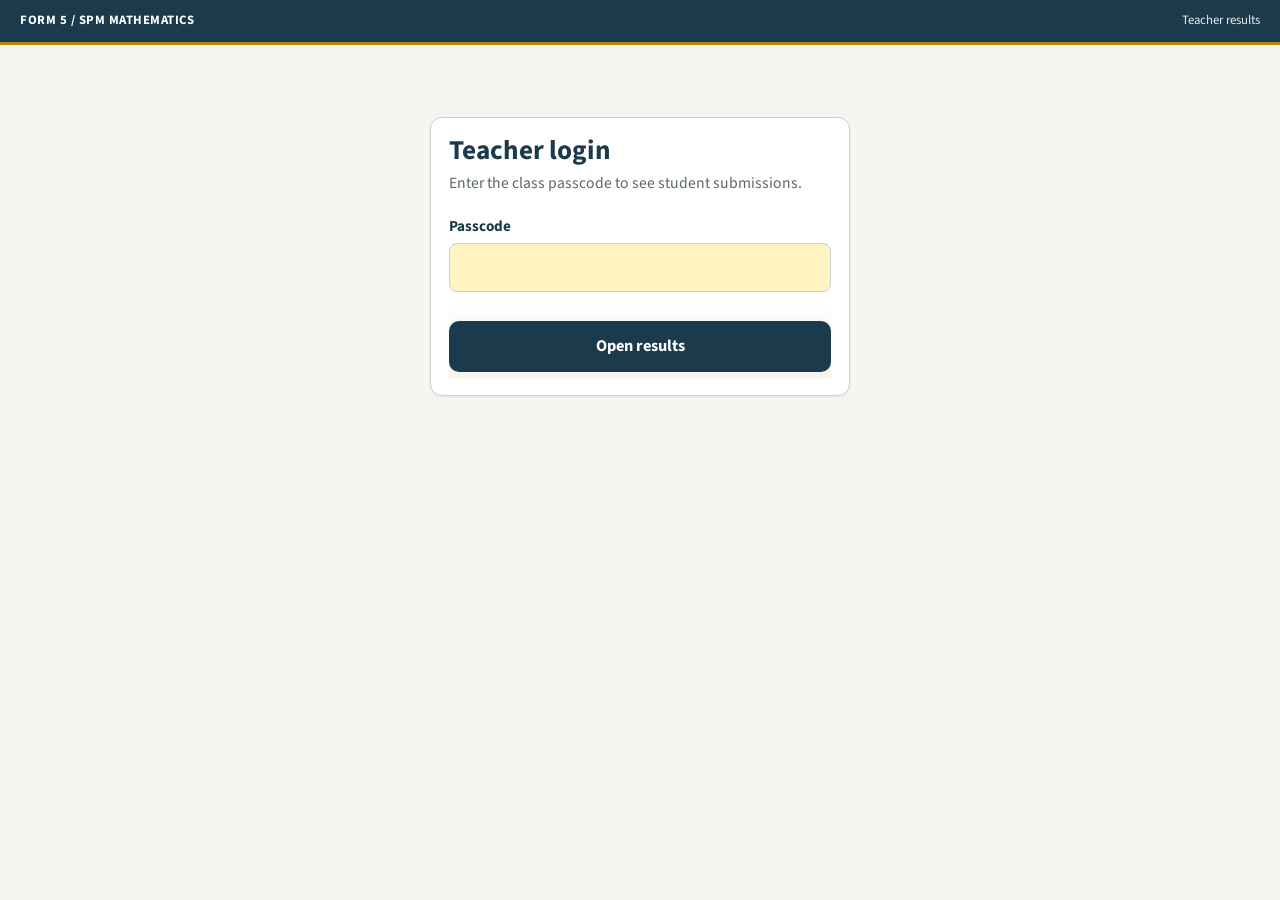
<file: spm-math-teacher.html>
<!DOCTYPE html>
<html lang="en">
<head>
  <meta charset="UTF-8" />
  <meta name="viewport" content="width=device-width, initial-scale=1" />
  <title>Teacher results — SPM Mathematics Diagnostic</title>
  <link rel="preconnect" href="https://fonts.googleapis.com" />
  <link rel="preconnect" href="https://fonts.gstatic.com" crossorigin />
  <link href="https://fonts.googleapis.com/css2?family=Source+Sans+3:ital,wght@0,400;0,600;0,700;1,400&family=Source+Serif+4:ital,wght@0,400;0,600;1,400&display=swap" rel="stylesheet" />
  <link rel="stylesheet" href="styles.css?v=20261113p2" />
</head>
<body>
  <header class="topbar">
    <strong>FORM 5 / SPM MATHEMATICS</strong>
    <span>Teacher results</span>
  </header>

  <main class="wrap">
    <section class="card gate" id="gate">
      <h1>Teacher login</h1>
      <p class="sub">Enter the class passcode to see student submissions.</p>
      <label class="field" for="pass">Passcode</label>
      <input type="password" id="pass" autocomplete="current-password" />
      <div class="err" id="gateErr">Incorrect passcode.</div>
      <div class="actions" style="position:static;padding-top:0.8rem;">
        <button type="button" id="unlockBtn">Open results</button>
      </div>
    </section>

    <section id="panel" style="display:none;">
      <h1>Student submissions</h1>
      <p class="sub">Newest first. All 29 marks are auto-scored against the required answer form. Please download a CSV or JSON copy after class. The fast results list expires at about 5:16 pm, 13 Nov 2026 (Asia/Kuala_Lumpur); a backup inbox (kept until about 1:16 pm, 20 Nov 2026, Asia/Kuala_Lumpur) is linked below.</p>
      <div class="toolbar">
        <button type="button" class="secondary" id="refreshBtn">Refresh</button>
        <button type="button" class="secondary" id="exportJsonBtn">Download JSON</button>
        <button type="button" class="secondary" id="exportCsvBtn">Download CSV</button>
        <a class="btn secondary" href="spm-math.html">Student answer sheet</a>
        <a class="btn secondary" id="backupInboxLink" href="#" target="_blank" rel="noopener">Backup inbox</a>
      </div>
      <div class="err" id="loadErr"></div>
      <div id="list"></div>
    </section>
  </main>
  <script src="math-config.js?v=20261113p2"></script>
  <script src="math-items.js?v=20261113p2"></script>
  <script src="math-teacher.js?v=20261113p2"></script>
</body>
</html>
</file>
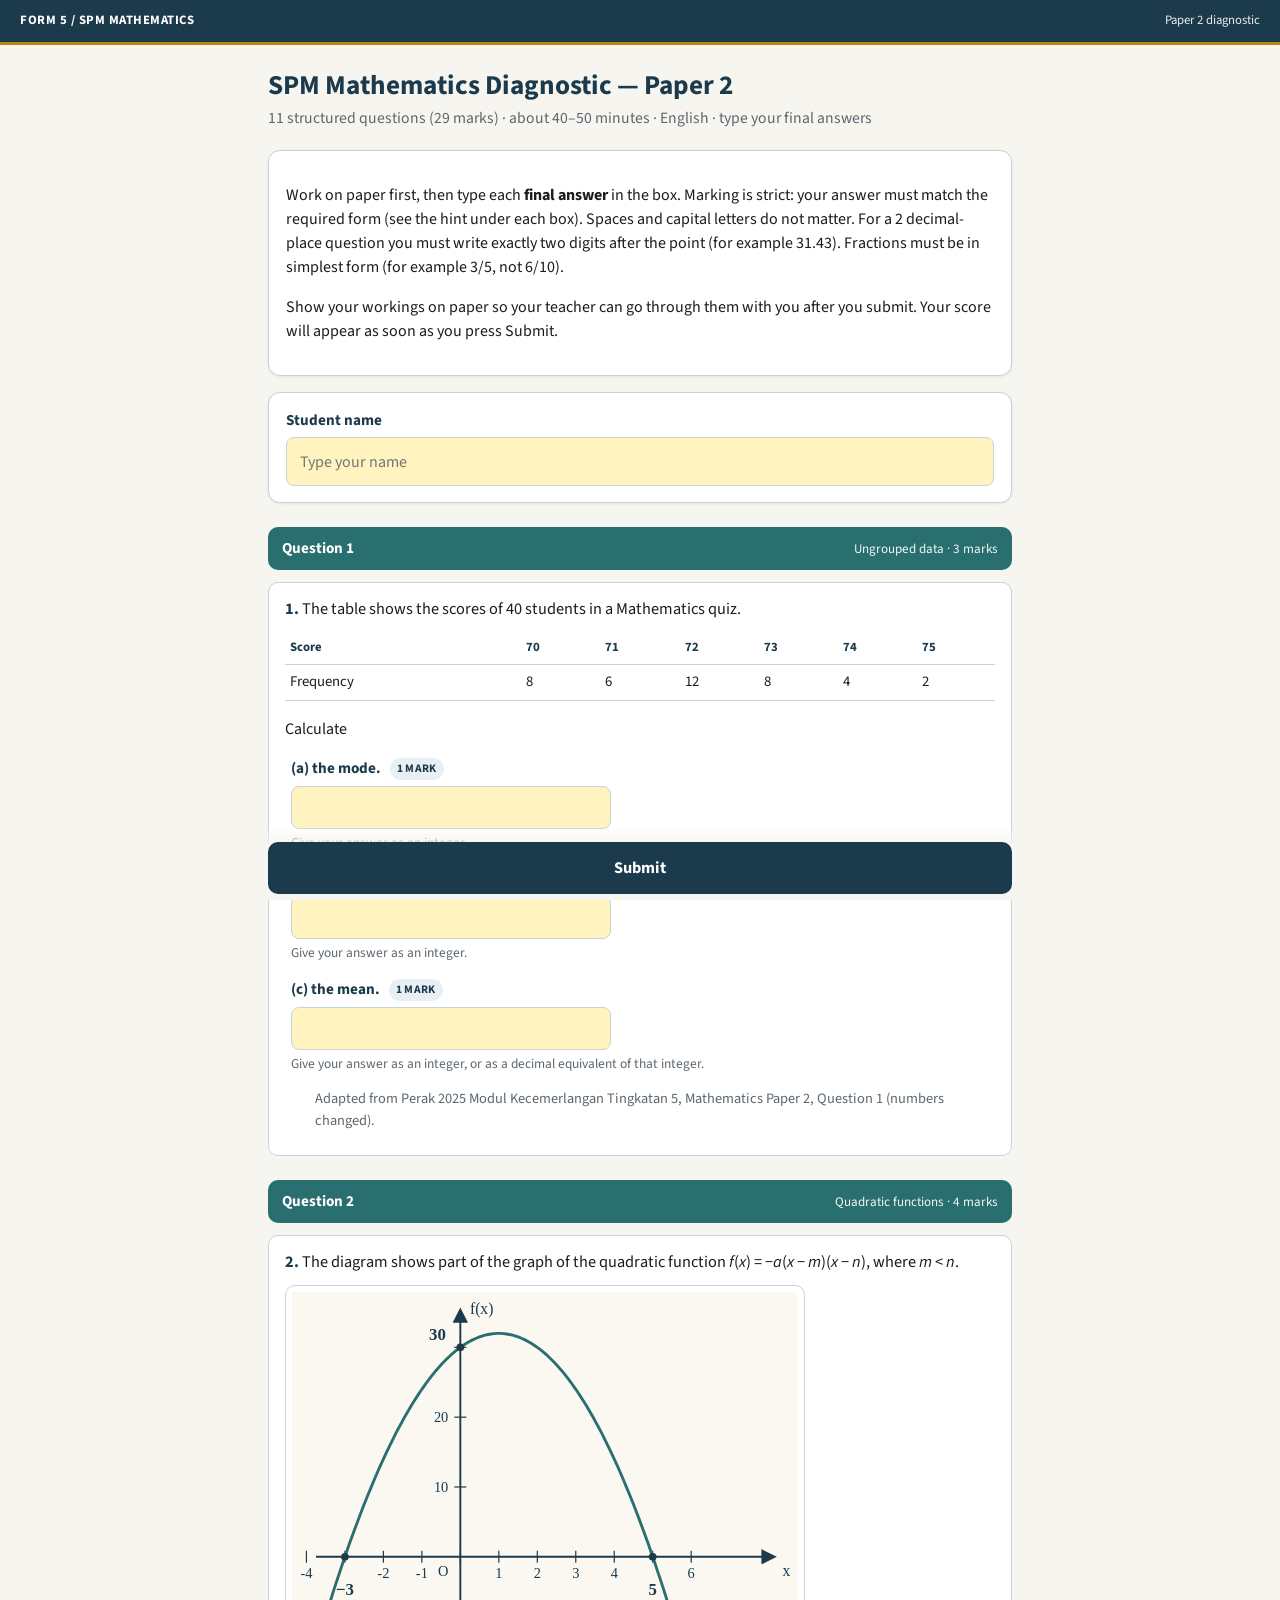
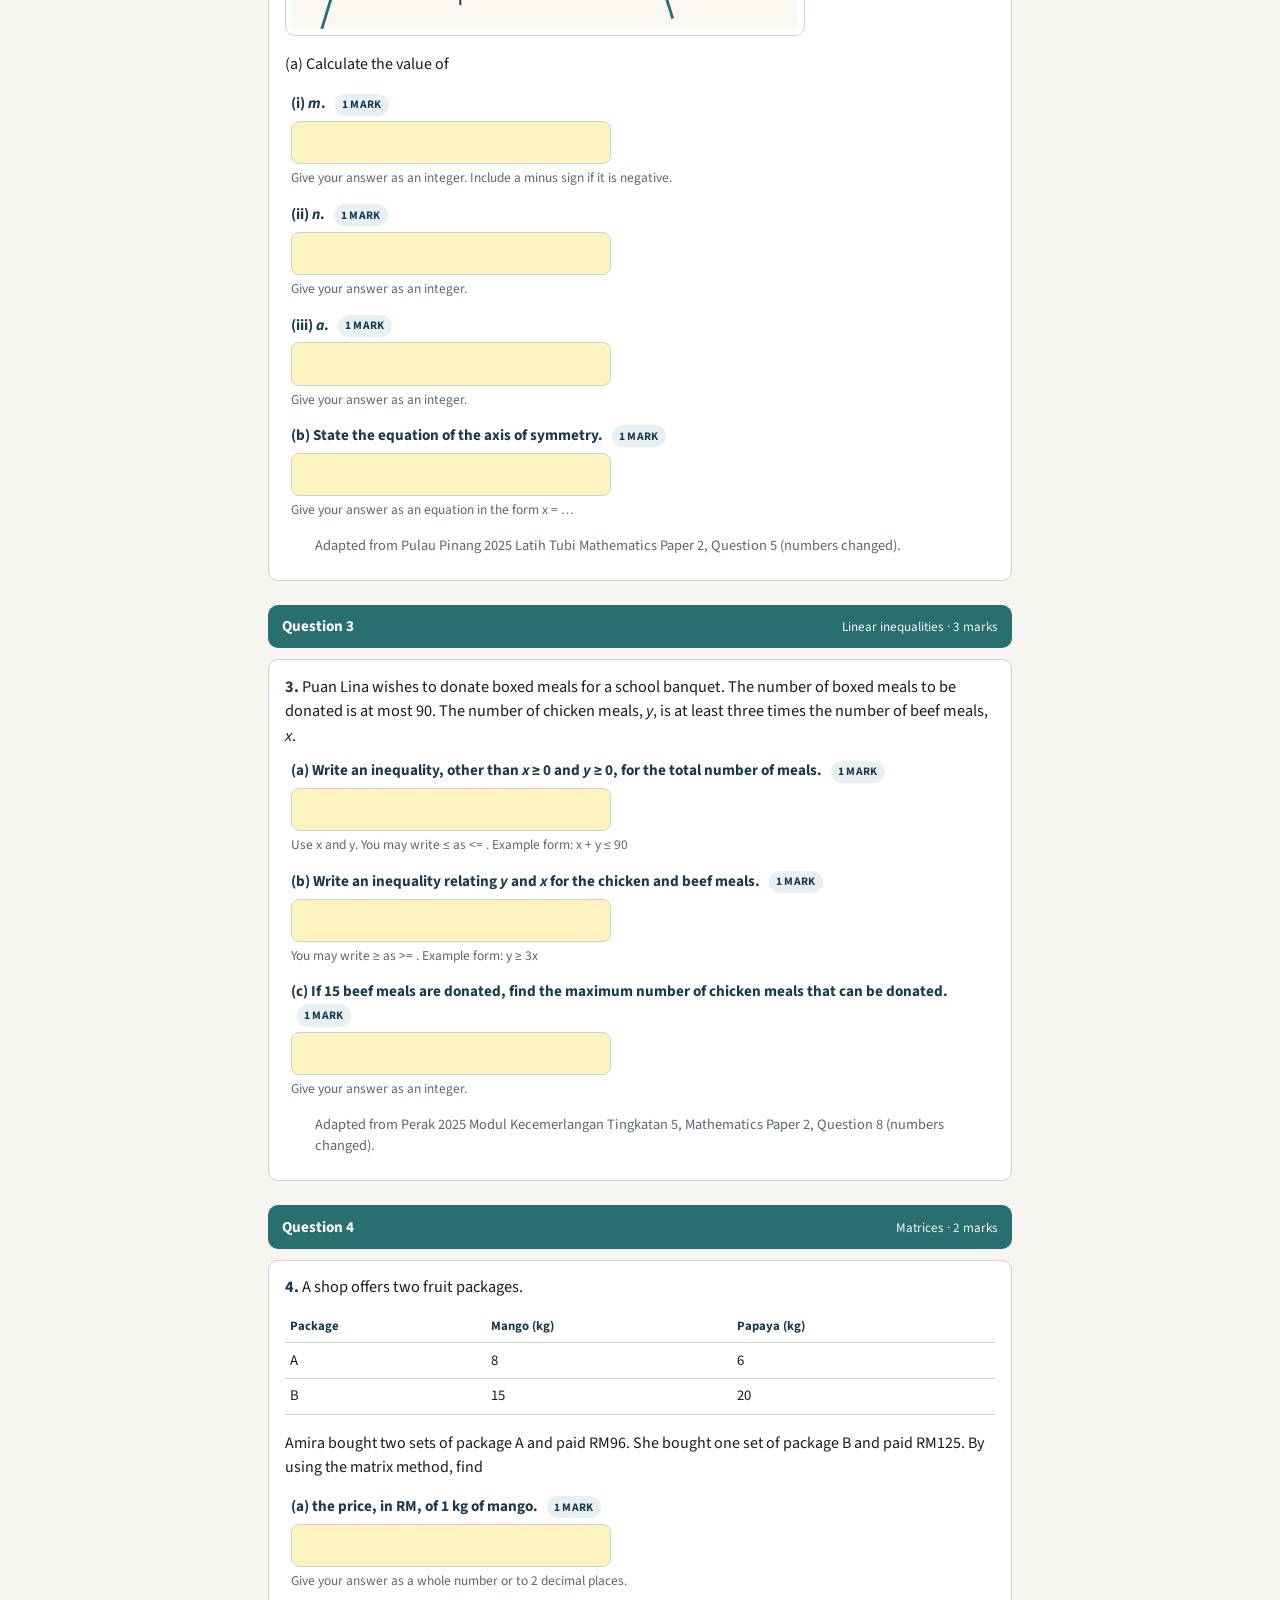
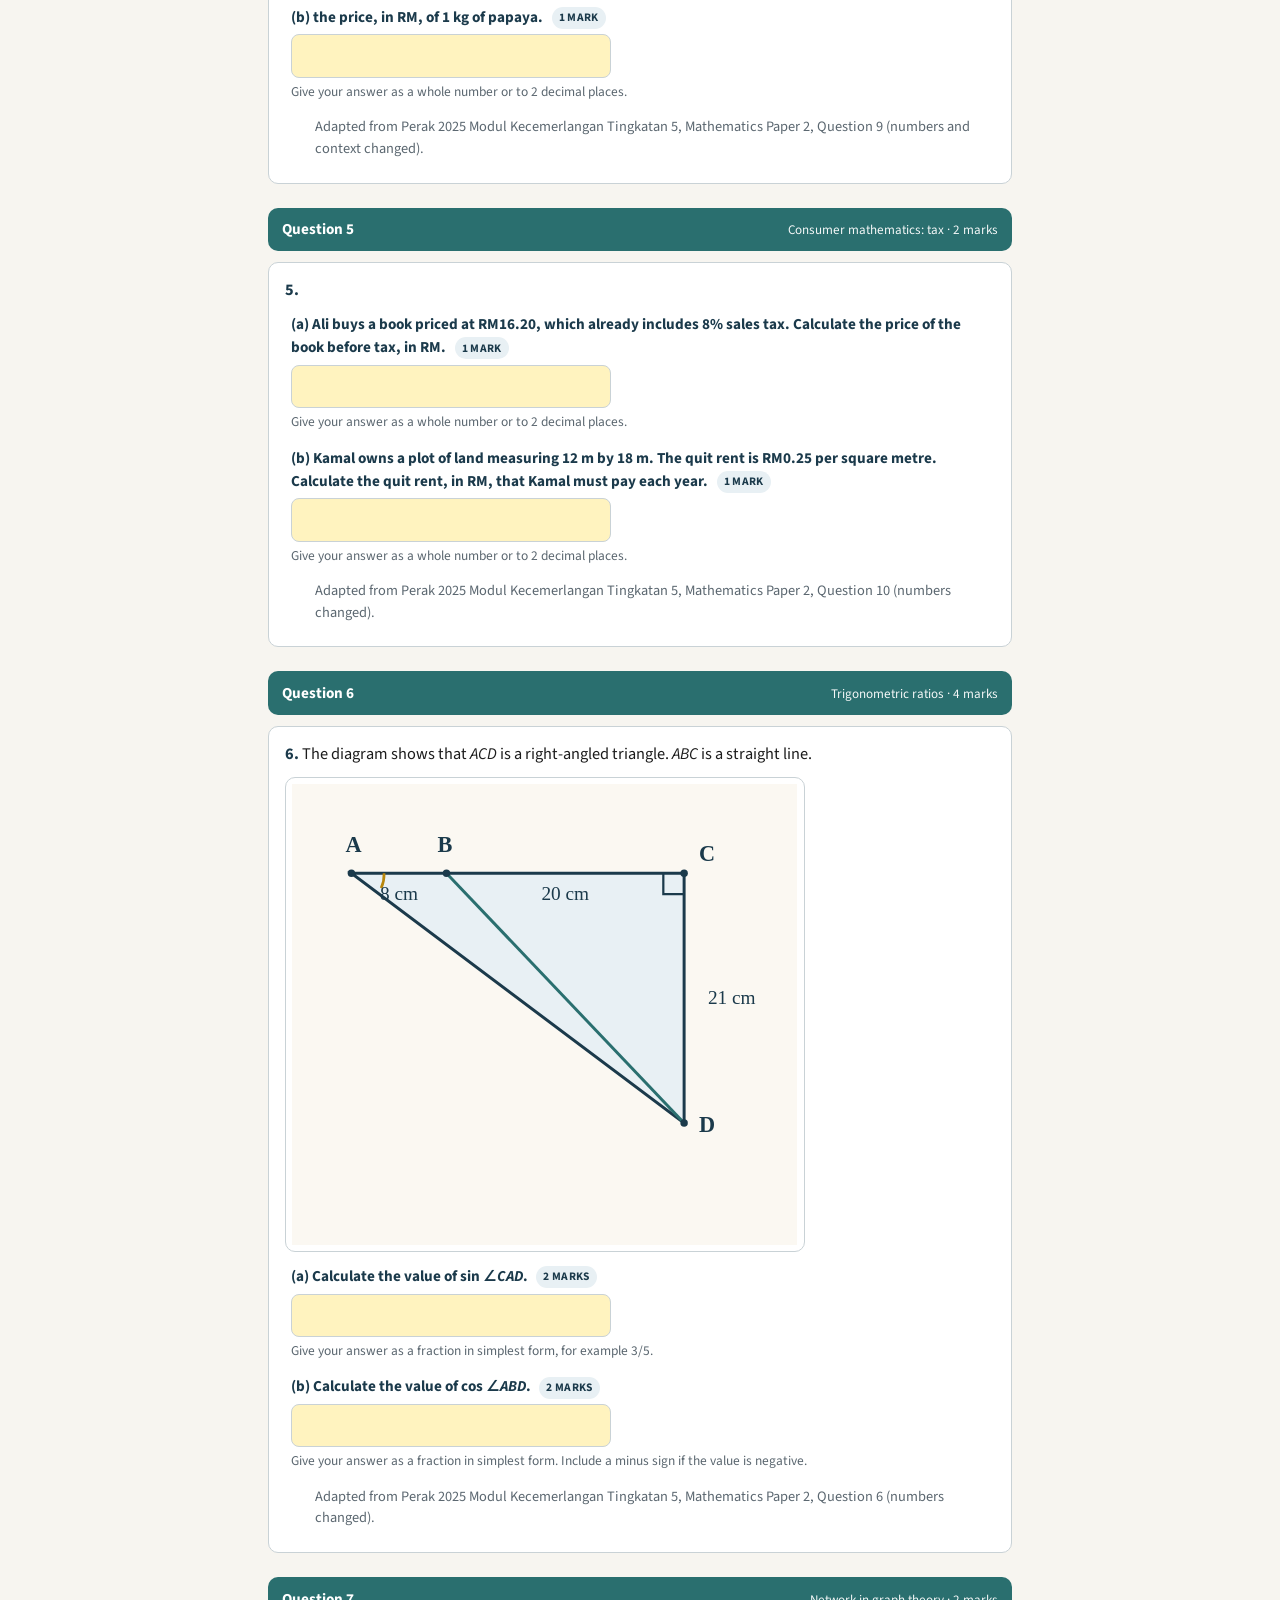
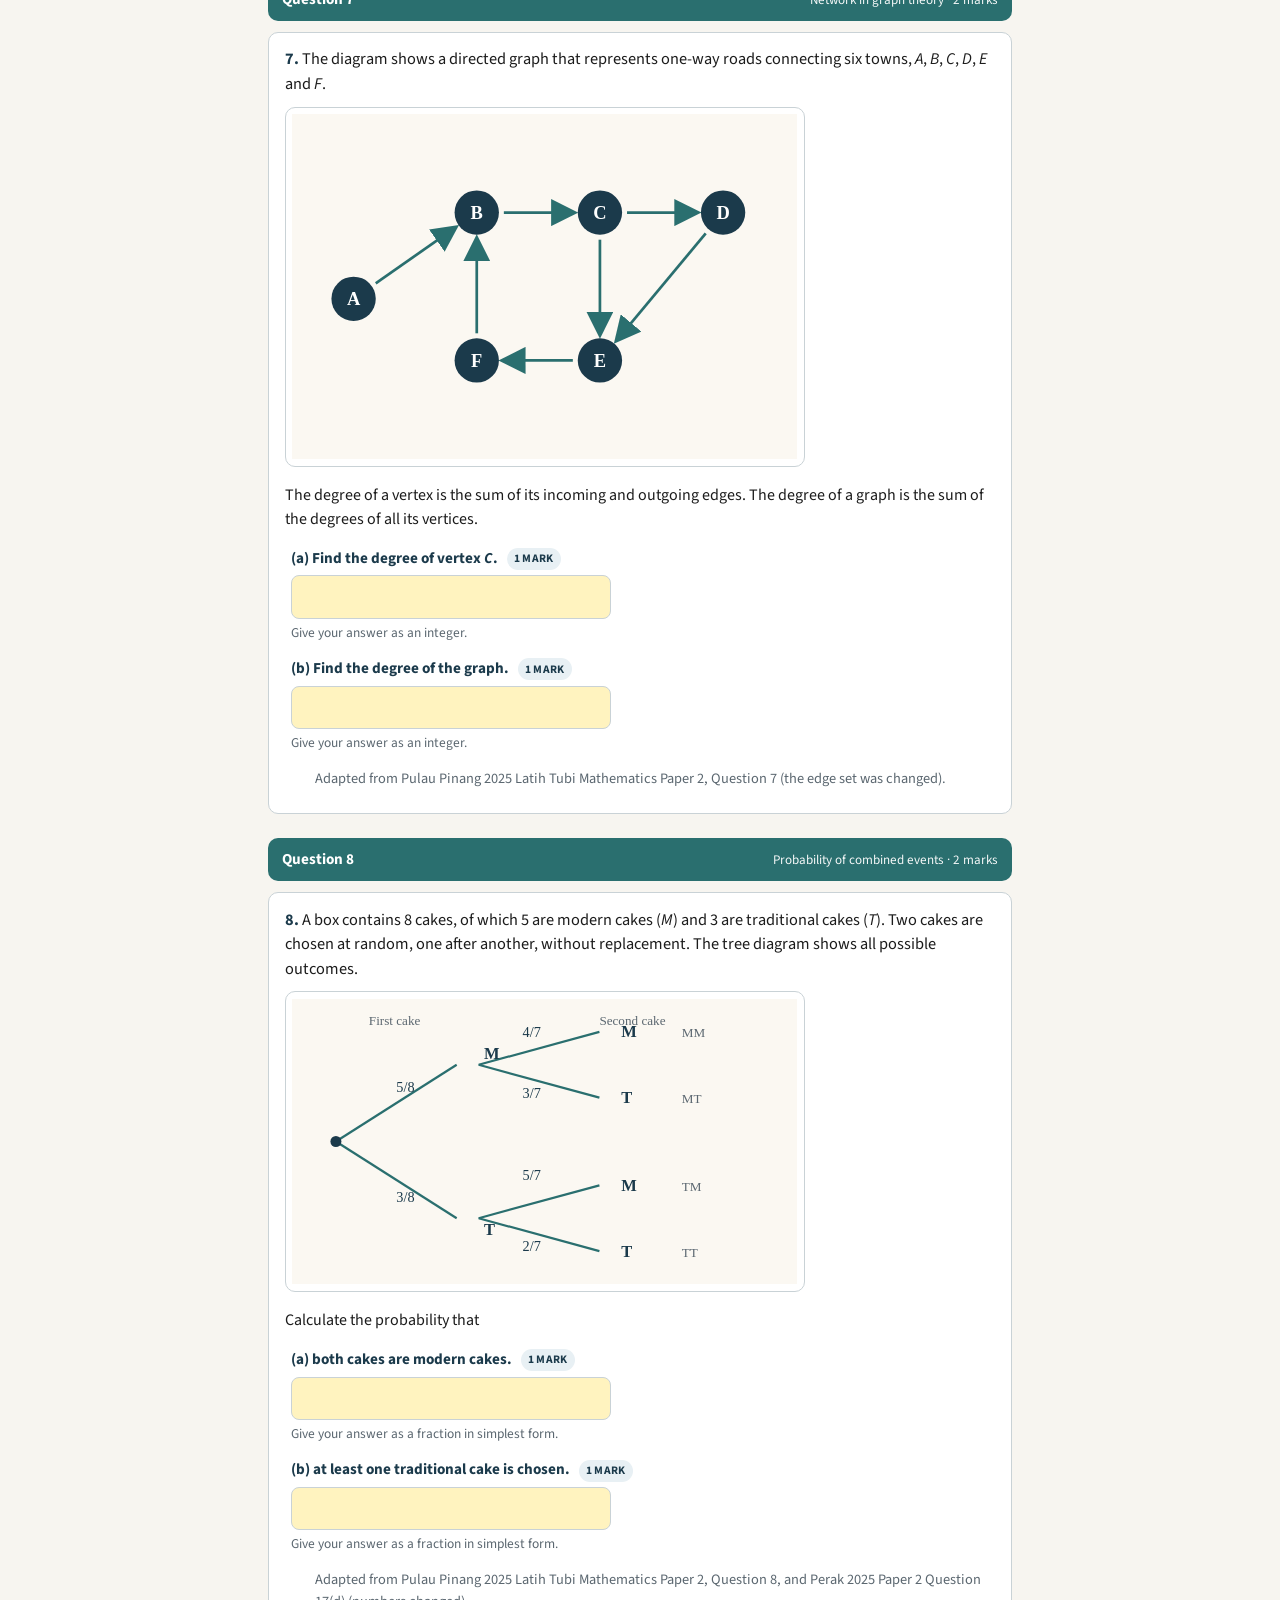
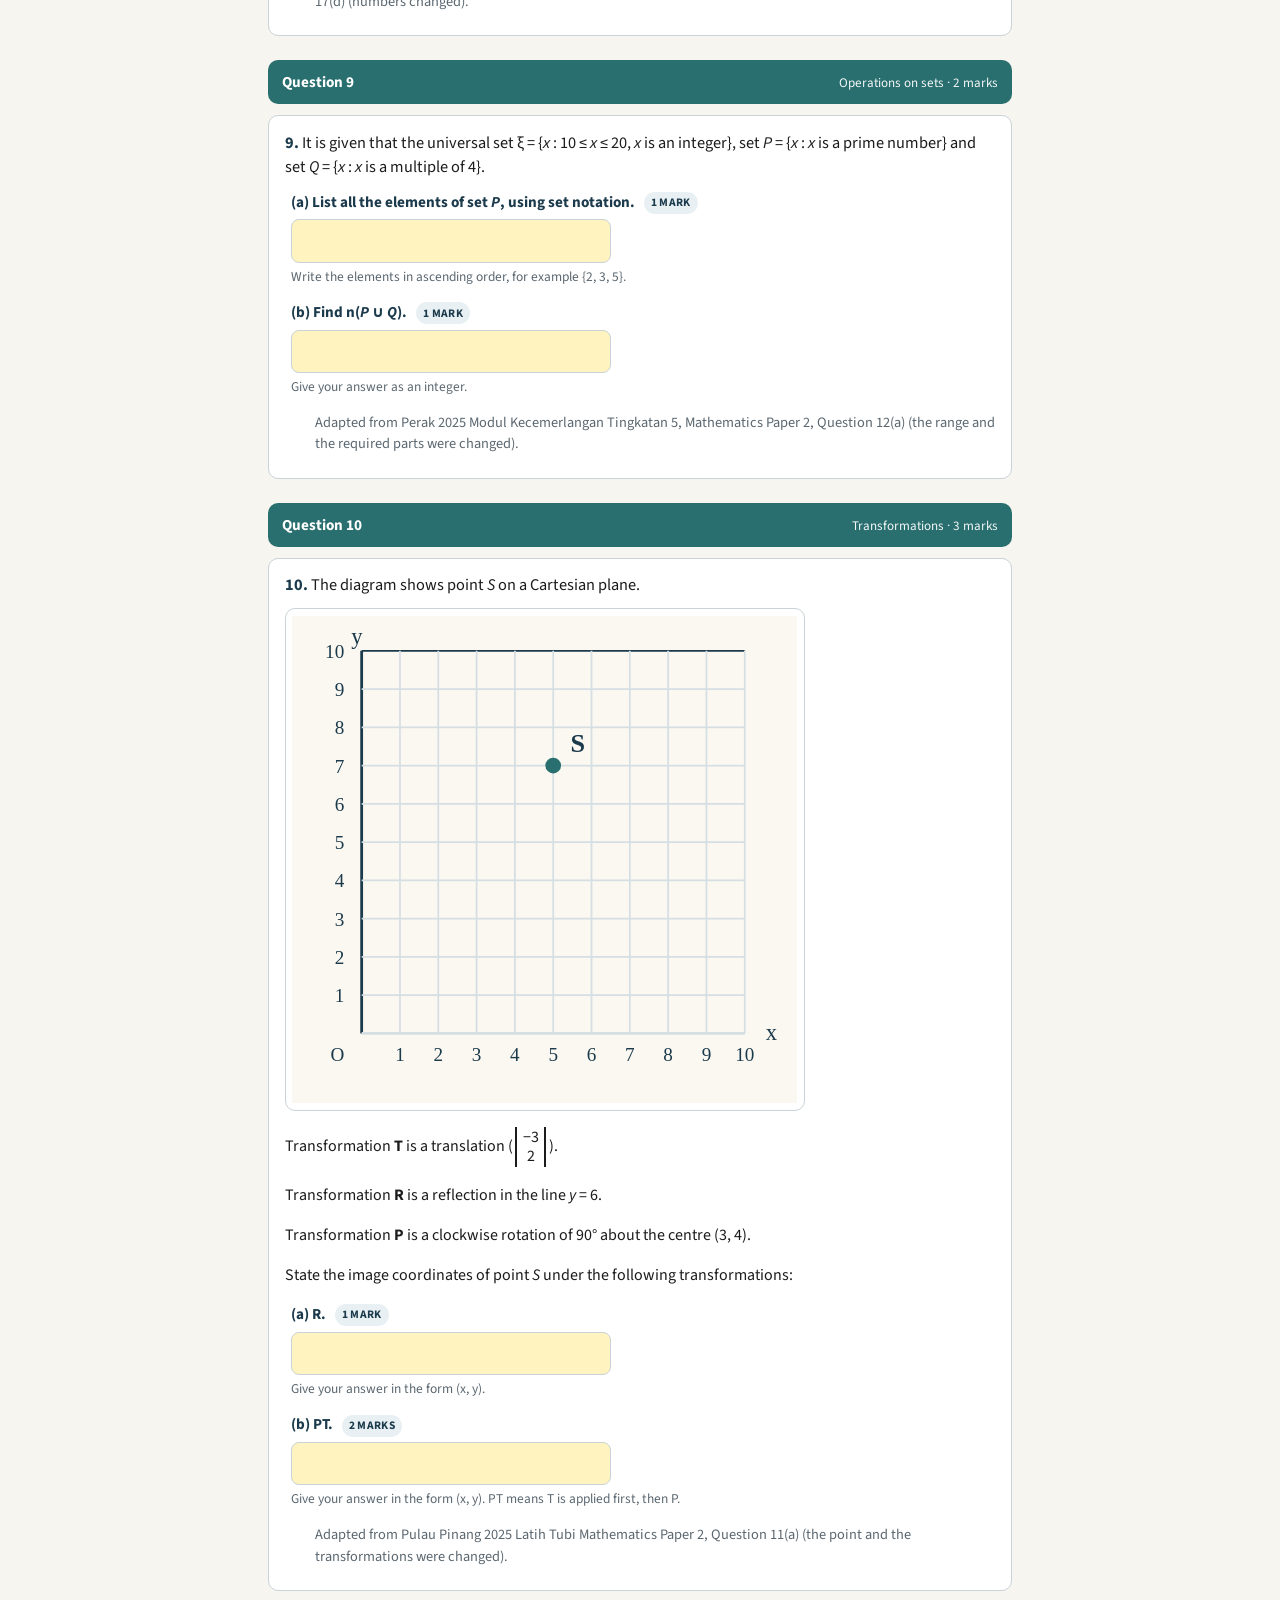
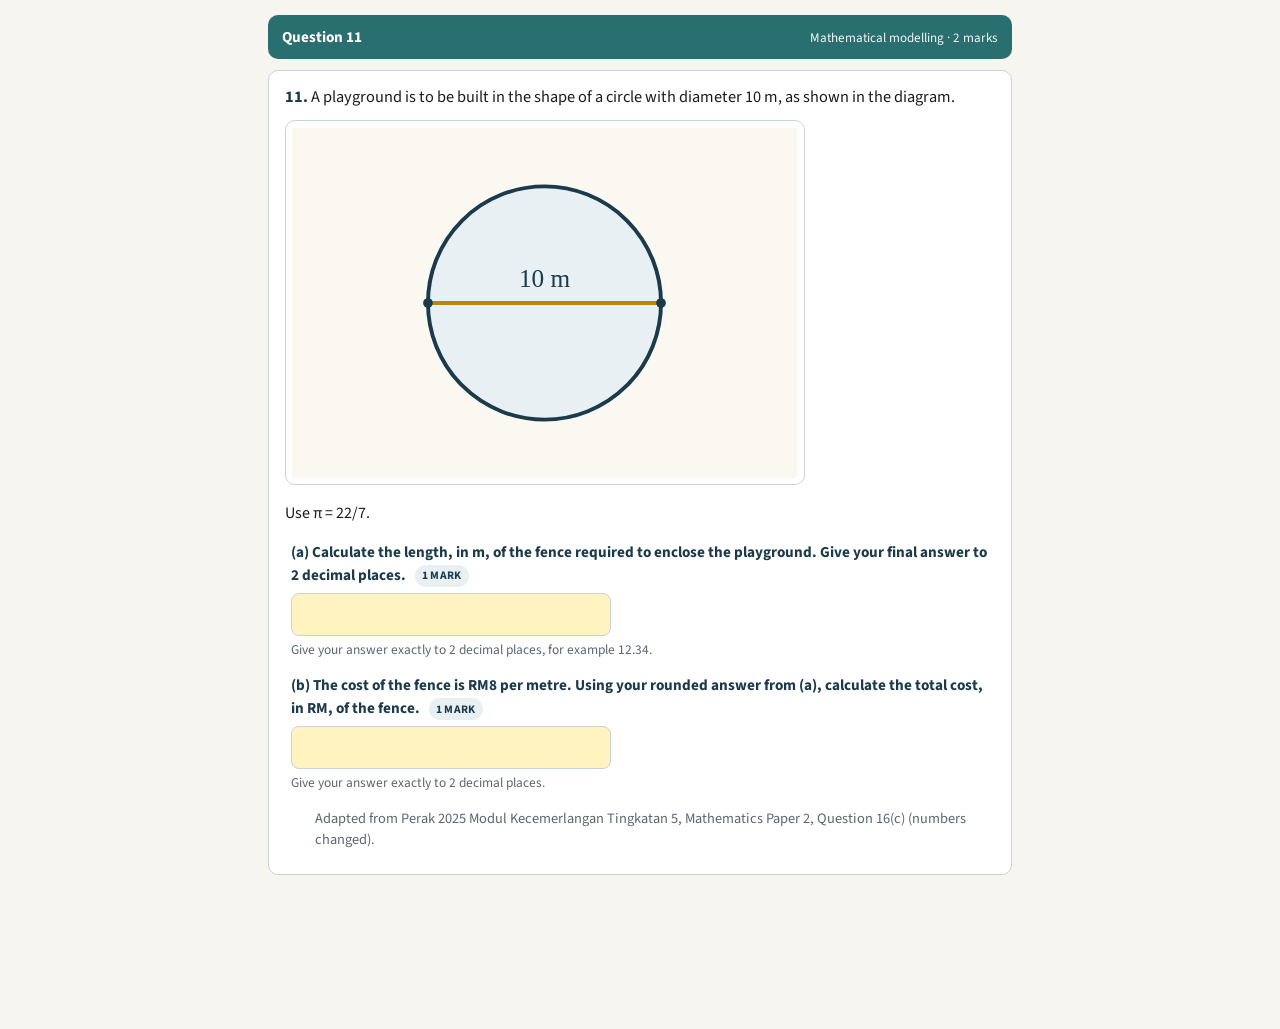
<file: spm-math.html>
<!DOCTYPE html>
<html lang="en">
<head>
  <meta charset="UTF-8" />
  <meta name="viewport" content="width=device-width, initial-scale=1" />
  <title>SPM Mathematics Paper 2 Diagnostic</title>
  <link rel="preconnect" href="https://fonts.googleapis.com" />
  <link rel="preconnect" href="https://fonts.gstatic.com" crossorigin />
  <link href="https://fonts.googleapis.com/css2?family=Source+Sans+3:ital,wght@0,400;0,600;0,700;1,400&family=Source+Serif+4:ital,wght@0,400;0,600;1,400&display=swap" rel="stylesheet" />
  <link rel="stylesheet" href="styles.css?v=20261113p2" />
</head>
<body>
  <header class="topbar">
    <strong>FORM 5 / SPM MATHEMATICS</strong>
    <span>Paper 2 diagnostic</span>
  </header>
  <main class="wrap">
    <h1>SPM Mathematics Diagnostic — Paper 2</h1>
    <p class="sub">11 structured questions (29 marks) · about 40–50 minutes · English · type your final answers</p>

    <div class="card paper-box">
      <p>Work on paper first, then type each <b>final answer</b> in the box. Marking is strict: your answer must match the required form (see the hint under each box). Spaces and capital letters do not matter. For a 2 decimal-place question you must write exactly two digits after the point (for example 31.43). Fractions must be in simplest form (for example 3/5, not 6/10).</p>
      <p>Show your workings on paper so your teacher can go through them with you after you submit. Your score will appear as soon as you press Submit.</p>
    </div>

    <form id="quiz" autocomplete="off">
      <div class="card">
        <label class="field" for="studentName">Student name</label>
        <input type="text" id="studentName" name="studentName" required placeholder="Type your name" maxlength="80" />
      </div>

      <!-- Q1 -->
      <div class="banner"><span>Question 1</span><span class="right">Ungrouped data · 3 marks</span></div>
      <div class="q">
        <p class="prompt"><span class="num">1.</span> The table shows the scores of 40 students in a Mathematics quiz.</p>
        <table class="checklist">
          <thead><tr><th>Score</th><th>70</th><th>71</th><th>72</th><th>73</th><th>74</th><th>75</th></tr></thead>
          <tbody><tr><td>Frequency</td><td>8</td><td>6</td><td>12</td><td>8</td><td>4</td><td>2</td></tr></tbody>
        </table>
        <p>Calculate</p>
        <div class="part">
          <label class="field" for="q1a">(a) the mode. <span class="topic-tag">1 mark</span></label>
          <input class="ans" type="text" id="q1a" name="q1a" inputmode="numeric" />
          <p class="fmt">Give your answer as an integer.</p>
        </div>
        <div class="part">
          <label class="field" for="q1b">(b) the median. <span class="topic-tag">1 mark</span></label>
          <input class="ans" type="text" id="q1b" name="q1b" inputmode="numeric" />
          <p class="fmt">Give your answer as an integer.</p>
        </div>
        <div class="part">
          <label class="field" for="q1c">(c) the mean. <span class="topic-tag">1 mark</span></label>
          <input class="ans" type="text" id="q1c" name="q1c" inputmode="decimal" />
          <p class="fmt">Give your answer as an integer, or as a decimal equivalent of that integer.</p>
        </div>
        <p class="cite">Adapted from Perak 2025 Modul Kecemerlangan Tingkatan 5, Mathematics Paper 2, Question 1 (numbers changed).</p>
      </div>

      <!-- Q2 -->
      <div class="banner"><span>Question 2</span><span class="right">Quadratic functions · 4 marks</span></div>
      <div class="q">
        <p class="prompt"><span class="num">2.</span> The diagram shows part of the graph of the quadratic function <i>f</i>(<i>x</i>) = −<i>a</i>(<i>x</i> − <i>m</i>)(<i>x</i> − <i>n</i>), where <i>m</i> &lt; <i>n</i>.</p>
        <div class="diagram"><img src="img/quadratic.svg" alt="Graph of a quadratic function crossing the x-axis at −3 and 5, and the y-axis at 30" /></div>
        <p>(a) Calculate the value of</p>
        <div class="part">
          <label class="field" for="q2a">(i) <i>m</i>. <span class="topic-tag">1 mark</span></label>
          <input class="ans" type="text" id="q2a" name="q2a" inputmode="numeric" />
          <p class="fmt">Give your answer as an integer. Include a minus sign if it is negative.</p>
        </div>
        <div class="part">
          <label class="field" for="q2b">(ii) <i>n</i>. <span class="topic-tag">1 mark</span></label>
          <input class="ans" type="text" id="q2b" name="q2b" inputmode="numeric" />
          <p class="fmt">Give your answer as an integer.</p>
        </div>
        <div class="part">
          <label class="field" for="q2c">(iii) <i>a</i>. <span class="topic-tag">1 mark</span></label>
          <input class="ans" type="text" id="q2c" name="q2c" inputmode="numeric" />
          <p class="fmt">Give your answer as an integer.</p>
        </div>
        <div class="part">
          <label class="field" for="q2d">(b) State the equation of the axis of symmetry. <span class="topic-tag">1 mark</span></label>
          <input class="ans" type="text" id="q2d" name="q2d" />
          <p class="fmt">Give your answer as an equation in the form x = …</p>
        </div>
        <p class="cite">Adapted from Pulau Pinang 2025 Latih Tubi Mathematics Paper 2, Question 5 (numbers changed).</p>
      </div>

      <!-- Q3 -->
      <div class="banner"><span>Question 3</span><span class="right">Linear inequalities · 3 marks</span></div>
      <div class="q">
        <p class="prompt"><span class="num">3.</span> Puan Lina wishes to donate boxed meals for a school banquet. The number of boxed meals to be donated is at most 90. The number of chicken meals, <i>y</i>, is at least three times the number of beef meals, <i>x</i>.</p>
        <div class="part">
          <label class="field" for="q3a">(a) Write an inequality, other than <i>x</i> ≥ 0 and <i>y</i> ≥ 0, for the total number of meals. <span class="topic-tag">1 mark</span></label>
          <input class="ans" type="text" id="q3a" name="q3a" />
          <p class="fmt">Use x and y. You may write ≤ as &lt;= . Example form: x + y ≤ 90</p>
        </div>
        <div class="part">
          <label class="field" for="q3b">(b) Write an inequality relating <i>y</i> and <i>x</i> for the chicken and beef meals. <span class="topic-tag">1 mark</span></label>
          <input class="ans" type="text" id="q3b" name="q3b" />
          <p class="fmt">You may write ≥ as &gt;= . Example form: y ≥ 3x</p>
        </div>
        <div class="part">
          <label class="field" for="q3c">(c) If 15 beef meals are donated, find the maximum number of chicken meals that can be donated. <span class="topic-tag">1 mark</span></label>
          <input class="ans" type="text" id="q3c" name="q3c" inputmode="numeric" />
          <p class="fmt">Give your answer as an integer.</p>
        </div>
        <p class="cite">Adapted from Perak 2025 Modul Kecemerlangan Tingkatan 5, Mathematics Paper 2, Question 8 (numbers changed).</p>
      </div>

      <!-- Q4 -->
      <div class="banner"><span>Question 4</span><span class="right">Matrices · 2 marks</span></div>
      <div class="q">
        <p class="prompt"><span class="num">4.</span> A shop offers two fruit packages.</p>
        <table class="checklist">
          <thead><tr><th>Package</th><th>Mango (kg)</th><th>Papaya (kg)</th></tr></thead>
          <tbody>
            <tr><td>A</td><td>8</td><td>6</td></tr>
            <tr><td>B</td><td>15</td><td>20</td></tr>
          </tbody>
        </table>
        <p>Amira bought two sets of package A and paid RM96. She bought one set of package B and paid RM125. By using the matrix method, find</p>
        <div class="part">
          <label class="field" for="q4a">(a) the price, in RM, of 1 kg of mango. <span class="topic-tag">1 mark</span></label>
          <input class="ans" type="text" id="q4a" name="q4a" inputmode="decimal" />
          <p class="fmt">Give your answer as a whole number or to 2 decimal places.</p>
        </div>
        <div class="part">
          <label class="field" for="q4b">(b) the price, in RM, of 1 kg of papaya. <span class="topic-tag">1 mark</span></label>
          <input class="ans" type="text" id="q4b" name="q4b" inputmode="decimal" />
          <p class="fmt">Give your answer as a whole number or to 2 decimal places.</p>
        </div>
        <p class="cite">Adapted from Perak 2025 Modul Kecemerlangan Tingkatan 5, Mathematics Paper 2, Question 9 (numbers and context changed).</p>
      </div>

      <!-- Q5 -->
      <div class="banner"><span>Question 5</span><span class="right">Consumer mathematics: tax · 2 marks</span></div>
      <div class="q">
        <p class="prompt"><span class="num">5.</span></p>
        <div class="part">
          <label class="field" for="q5a">(a) Ali buys a book priced at RM16.20, which already includes 8% sales tax. Calculate the price of the book before tax, in RM. <span class="topic-tag">1 mark</span></label>
          <input class="ans" type="text" id="q5a" name="q5a" inputmode="decimal" />
          <p class="fmt">Give your answer as a whole number or to 2 decimal places.</p>
        </div>
        <div class="part">
          <label class="field" for="q5b">(b) Kamal owns a plot of land measuring 12 m by 18 m. The quit rent is RM0.25 per square metre. Calculate the quit rent, in RM, that Kamal must pay each year. <span class="topic-tag">1 mark</span></label>
          <input class="ans" type="text" id="q5b" name="q5b" inputmode="decimal" />
          <p class="fmt">Give your answer as a whole number or to 2 decimal places.</p>
        </div>
        <p class="cite">Adapted from Perak 2025 Modul Kecemerlangan Tingkatan 5, Mathematics Paper 2, Question 10 (numbers changed).</p>
      </div>

      <!-- Q6 -->
      <div class="banner"><span>Question 6</span><span class="right">Trigonometric ratios · 4 marks</span></div>
      <div class="q">
        <p class="prompt"><span class="num">6.</span> The diagram shows that <i>ACD</i> is a right-angled triangle. <i>ABC</i> is a straight line.</p>
        <div class="diagram"><img src="img/trig.svg" alt="Right-angled triangle ACD with right angle at C, AB = 8 cm, BC = 20 cm, CD = 21 cm" /></div>
        <div class="part">
          <label class="field" for="q6a">(a) Calculate the value of sin ∠<i>CAD</i>. <span class="topic-tag">2 marks</span></label>
          <input class="ans" type="text" id="q6a" name="q6a" />
          <p class="fmt">Give your answer as a fraction in simplest form, for example 3/5.</p>
        </div>
        <div class="part">
          <label class="field" for="q6b">(b) Calculate the value of cos ∠<i>ABD</i>. <span class="topic-tag">2 marks</span></label>
          <input class="ans" type="text" id="q6b" name="q6b" />
          <p class="fmt">Give your answer as a fraction in simplest form. Include a minus sign if the value is negative.</p>
        </div>
        <p class="cite">Adapted from Perak 2025 Modul Kecemerlangan Tingkatan 5, Mathematics Paper 2, Question 6 (numbers changed).</p>
      </div>

      <!-- Q7 -->
      <div class="banner"><span>Question 7</span><span class="right">Network in graph theory · 2 marks</span></div>
      <div class="q">
        <p class="prompt"><span class="num">7.</span> The diagram shows a directed graph that represents one-way roads connecting six towns, <i>A</i>, <i>B</i>, <i>C</i>, <i>D</i>, <i>E</i> and <i>F</i>.</p>
        <div class="diagram"><img src="img/graph.svg" alt="Directed graph with vertices A, B, C, D, E, F" /></div>
        <p>The degree of a vertex is the sum of its incoming and outgoing edges. The degree of a graph is the sum of the degrees of all its vertices.</p>
        <div class="part">
          <label class="field" for="q7a">(a) Find the degree of vertex <i>C</i>. <span class="topic-tag">1 mark</span></label>
          <input class="ans" type="text" id="q7a" name="q7a" inputmode="numeric" />
          <p class="fmt">Give your answer as an integer.</p>
        </div>
        <div class="part">
          <label class="field" for="q7b">(b) Find the degree of the graph. <span class="topic-tag">1 mark</span></label>
          <input class="ans" type="text" id="q7b" name="q7b" inputmode="numeric" />
          <p class="fmt">Give your answer as an integer.</p>
        </div>
        <p class="cite">Adapted from Pulau Pinang 2025 Latih Tubi Mathematics Paper 2, Question 7 (the edge set was changed).</p>
      </div>

      <!-- Q8 -->
      <div class="banner"><span>Question 8</span><span class="right">Probability of combined events · 2 marks</span></div>
      <div class="q">
        <p class="prompt"><span class="num">8.</span> A box contains 8 cakes, of which 5 are modern cakes (<i>M</i>) and 3 are traditional cakes (<i>T</i>). Two cakes are chosen at random, one after another, without replacement. The tree diagram shows all possible outcomes.</p>
        <div class="diagram"><img src="img/tree.svg" alt="Tree diagram for two cakes chosen without replacement" /></div>
        <p>Calculate the probability that</p>
        <div class="part">
          <label class="field" for="q8a">(a) both cakes are modern cakes. <span class="topic-tag">1 mark</span></label>
          <input class="ans" type="text" id="q8a" name="q8a" />
          <p class="fmt">Give your answer as a fraction in simplest form.</p>
        </div>
        <div class="part">
          <label class="field" for="q8b">(b) at least one traditional cake is chosen. <span class="topic-tag">1 mark</span></label>
          <input class="ans" type="text" id="q8b" name="q8b" />
          <p class="fmt">Give your answer as a fraction in simplest form.</p>
        </div>
        <p class="cite">Adapted from Pulau Pinang 2025 Latih Tubi Mathematics Paper 2, Question 8, and Perak 2025 Paper 2 Question 17(d) (numbers changed).</p>
      </div>

      <!-- Q9 -->
      <div class="banner"><span>Question 9</span><span class="right">Operations on sets · 2 marks</span></div>
      <div class="q">
        <p class="prompt"><span class="num">9.</span> It is given that the universal set ξ = {<i>x</i> : 10 ≤ <i>x</i> ≤ 20, <i>x</i> is an integer}, set <i>P</i> = {<i>x</i> : <i>x</i> is a prime number} and set <i>Q</i> = {<i>x</i> : <i>x</i> is a multiple of 4}.</p>
        <div class="part">
          <label class="field" for="q9a">(a) List all the elements of set <i>P</i>, using set notation. <span class="topic-tag">1 mark</span></label>
          <input class="ans" type="text" id="q9a" name="q9a" />
          <p class="fmt">Write the elements in ascending order, for example {2, 3, 5}.</p>
        </div>
        <div class="part">
          <label class="field" for="q9b">(b) Find n(<i>P</i> ∪ <i>Q</i>). <span class="topic-tag">1 mark</span></label>
          <input class="ans" type="text" id="q9b" name="q9b" inputmode="numeric" />
          <p class="fmt">Give your answer as an integer.</p>
        </div>
        <p class="cite">Adapted from Perak 2025 Modul Kecemerlangan Tingkatan 5, Mathematics Paper 2, Question 12(a) (the range and the required parts were changed).</p>
      </div>

      <!-- Q10 -->
      <div class="banner"><span>Question 10</span><span class="right">Transformations · 3 marks</span></div>
      <div class="q">
        <p class="prompt"><span class="num">10.</span> The diagram shows point <i>S</i> on a Cartesian plane.</p>
        <div class="diagram"><img src="img/grid.svg" alt="Cartesian grid with point S at (5, 7)" /></div>
        <p>Transformation <b>T</b> is a translation (<span class="colvec">−3<br/>2</span>).</p>
        <p>Transformation <b>R</b> is a reflection in the line <i>y</i> = 6.</p>
        <p>Transformation <b>P</b> is a clockwise rotation of 90° about the centre (3, 4).</p>
        <p>State the image coordinates of point <i>S</i> under the following transformations:</p>
        <div class="part">
          <label class="field" for="q10a">(a) <b>R</b>. <span class="topic-tag">1 mark</span></label>
          <input class="ans" type="text" id="q10a" name="q10a" />
          <p class="fmt">Give your answer in the form (x, y).</p>
        </div>
        <div class="part">
          <label class="field" for="q10b">(b) <b>PT</b>. <span class="topic-tag">2 marks</span></label>
          <input class="ans" type="text" id="q10b" name="q10b" />
          <p class="fmt">Give your answer in the form (x, y). PT means T is applied first, then P.</p>
        </div>
        <p class="cite">Adapted from Pulau Pinang 2025 Latih Tubi Mathematics Paper 2, Question 11(a) (the point and the transformations were changed).</p>
      </div>

      <!-- Q11 -->
      <div class="banner"><span>Question 11</span><span class="right">Mathematical modelling · 2 marks</span></div>
      <div class="q">
        <p class="prompt"><span class="num">11.</span> A playground is to be built in the shape of a circle with diameter 10 m, as shown in the diagram.</p>
        <div class="diagram"><img src="img/circle.svg" alt="A circle with diameter 10 metres" /></div>
        <p>Use π = 22/7.</p>
        <div class="part">
          <label class="field" for="q11a">(a) Calculate the length, in m, of the fence required to enclose the playground. Give your final answer to 2 decimal places. <span class="topic-tag">1 mark</span></label>
          <input class="ans" type="text" id="q11a" name="q11a" inputmode="decimal" />
          <p class="fmt">Give your answer exactly to 2 decimal places, for example 12.34.</p>
        </div>
        <div class="part">
          <label class="field" for="q11b">(b) The cost of the fence is RM8 per metre. Using your rounded answer from (a), calculate the total cost, in RM, of the fence. <span class="topic-tag">1 mark</span></label>
          <input class="ans" type="text" id="q11b" name="q11b" inputmode="decimal" />
          <p class="fmt">Give your answer exactly to 2 decimal places.</p>
        </div>
        <p class="cite">Adapted from Perak 2025 Modul Kecemerlangan Tingkatan 5, Mathematics Paper 2, Question 16(c) (numbers changed).</p>
      </div>

      <div class="err" id="formError"></div>
      <div class="actions">
        <button type="submit" id="submitBtn">Submit</button>
      </div>
    </form>

    <div id="results" hidden></div>
  </main>
  <script src="math-config.js?v=20261113p2"></script>
  <script src="math-items.js?v=20261113p2"></script>
  <script src="math-quiz.js?v=20261113p2"></script>
</body>
</html>
</file>
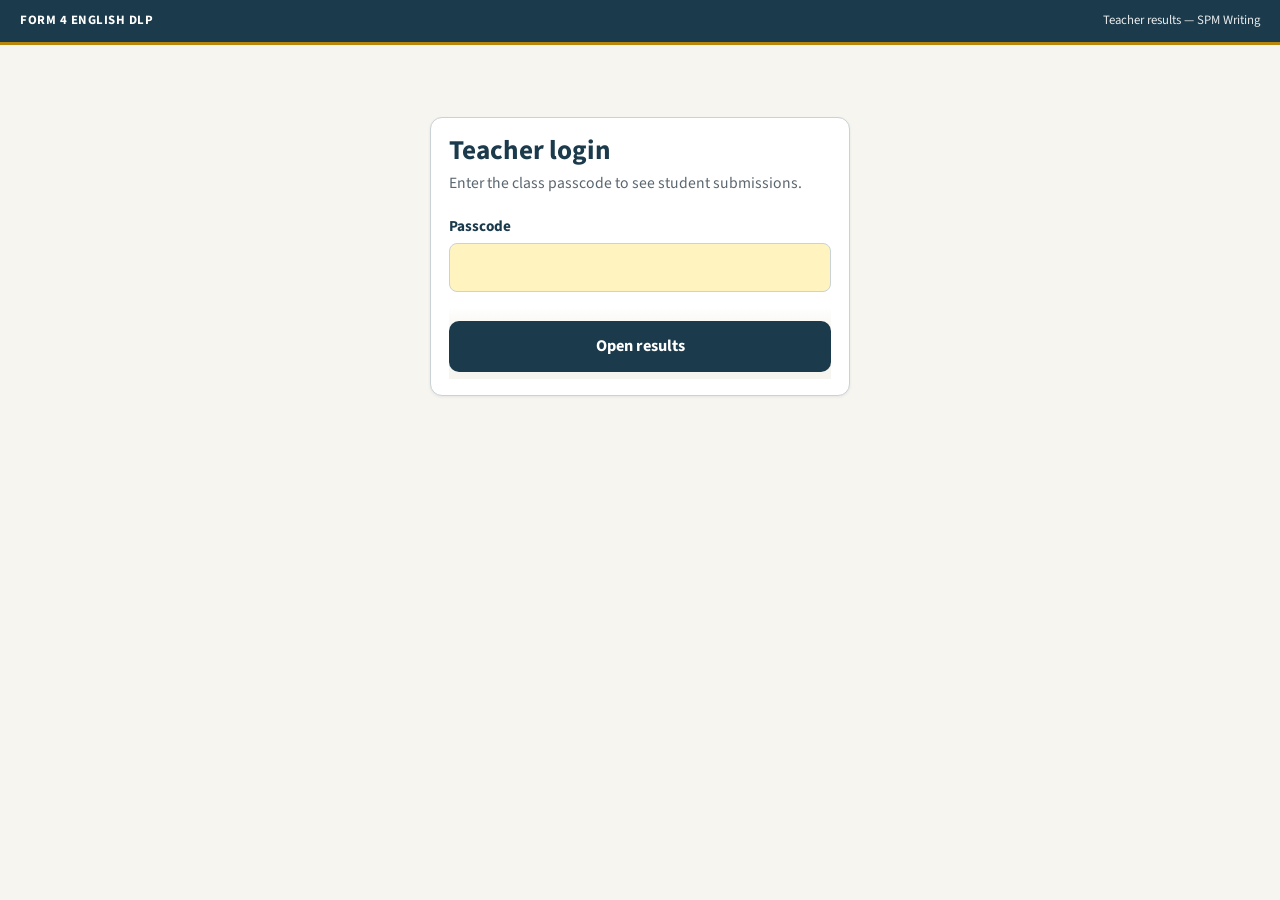
<file: spm-writing-teacher.html>
<!DOCTYPE html>
<html lang="en">
<head>
  <meta charset="UTF-8" />
  <meta name="viewport" content="width=device-width, initial-scale=1" />
  <title>Teacher results — SPM Writing Practice</title>
  <link rel="preconnect" href="https://fonts.googleapis.com" />
  <link rel="preconnect" href="https://fonts.gstatic.com" crossorigin />
  <link href="https://fonts.googleapis.com/css2?family=Source+Sans+3:ital,wght@0,400;0,600;0,700;1,400&family=Source+Serif+4:ital,wght@0,400;0,600;1,400&display=swap" rel="stylesheet" />
  <link rel="stylesheet" href="styles.css?v=20261125w" />
  <style>
    .mark-row { display: flex; flex-wrap: wrap; gap: 0.5rem; align-items: center; margin-top: 0.7rem; }
    .mark-row label { font-weight: 700; color: var(--navy); }
    .mark-row input { width: 5.5rem; background: var(--yellow); }
    .mark-status { font-size: 0.88rem; color: var(--muted); }
    .q-ans { margin: 1rem 0 1.1rem; }
    .q-ans h3 { margin: 0 0 0.3rem; font-size: 1rem; color: var(--navy); }
    .total-pill { font-size: 1.05rem; }
  </style>
</head>
<body>
  <header class="topbar">
    <strong>FORM 4 ENGLISH DLP</strong>
    <span>Teacher results — SPM Writing</span>
  </header>

  <main class="wrap">
    <section class="card gate" id="gate">
      <h1>Teacher login</h1>
      <p class="sub">Enter the class passcode to see student submissions.</p>
      <label class="field" for="pass">Passcode</label>
      <input type="password" id="pass" autocomplete="current-password" />
      <div class="err" id="gateErr">Incorrect passcode.</div>
      <div class="actions" style="position:static;padding-top:0.8rem;">
        <button type="button" id="unlockBtn">Open results</button>
      </div>
    </section>

    <section id="panel" style="display:none;">
      <h1>Student submissions</h1>
      <p class="sub" id="introNote">Newest first. There is no auto-score. Record a mark /20 for each question (total /80). Please export a JSON or CSV copy after class.</p>
      <div class="toolbar">
        <button type="button" class="secondary" id="refreshBtn">Refresh</button>
        <button type="button" class="secondary" id="exportJsonBtn">Download JSON</button>
        <button type="button" class="secondary" id="exportCsvBtn">Download CSV</button>
        <a class="btn secondary" href="spm-writing.html">Student page</a>
        <a class="btn secondary" id="backupInboxLink" href="#" target="_blank" rel="noopener">Backup inbox</a>
      </div>
      <div class="err" id="loadErr"></div>
      <div id="list"></div>
    </section>
  </main>
  <script src="spm-writing-config.js?v=20261125w"></script>
  <script src="spm-writing-teacher.js?v=20261125w"></script>
</body>
</html>
</file>
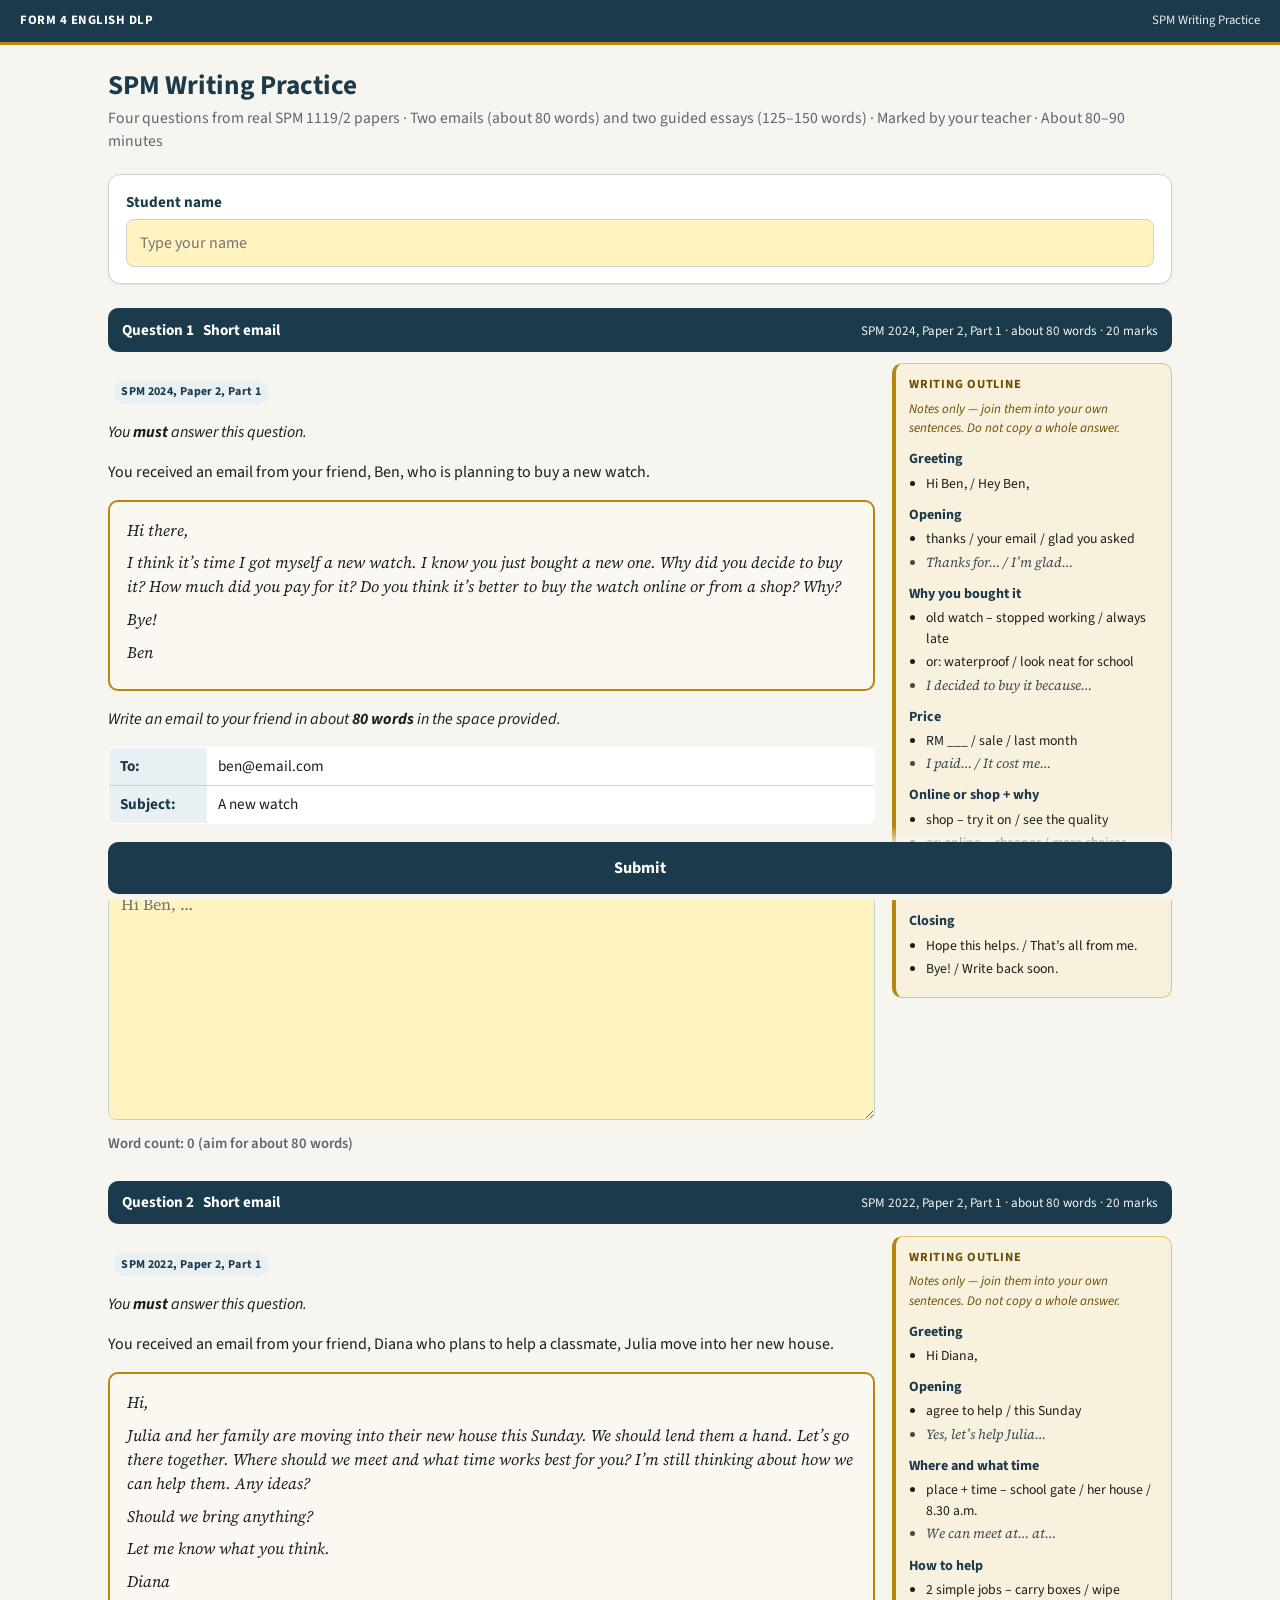
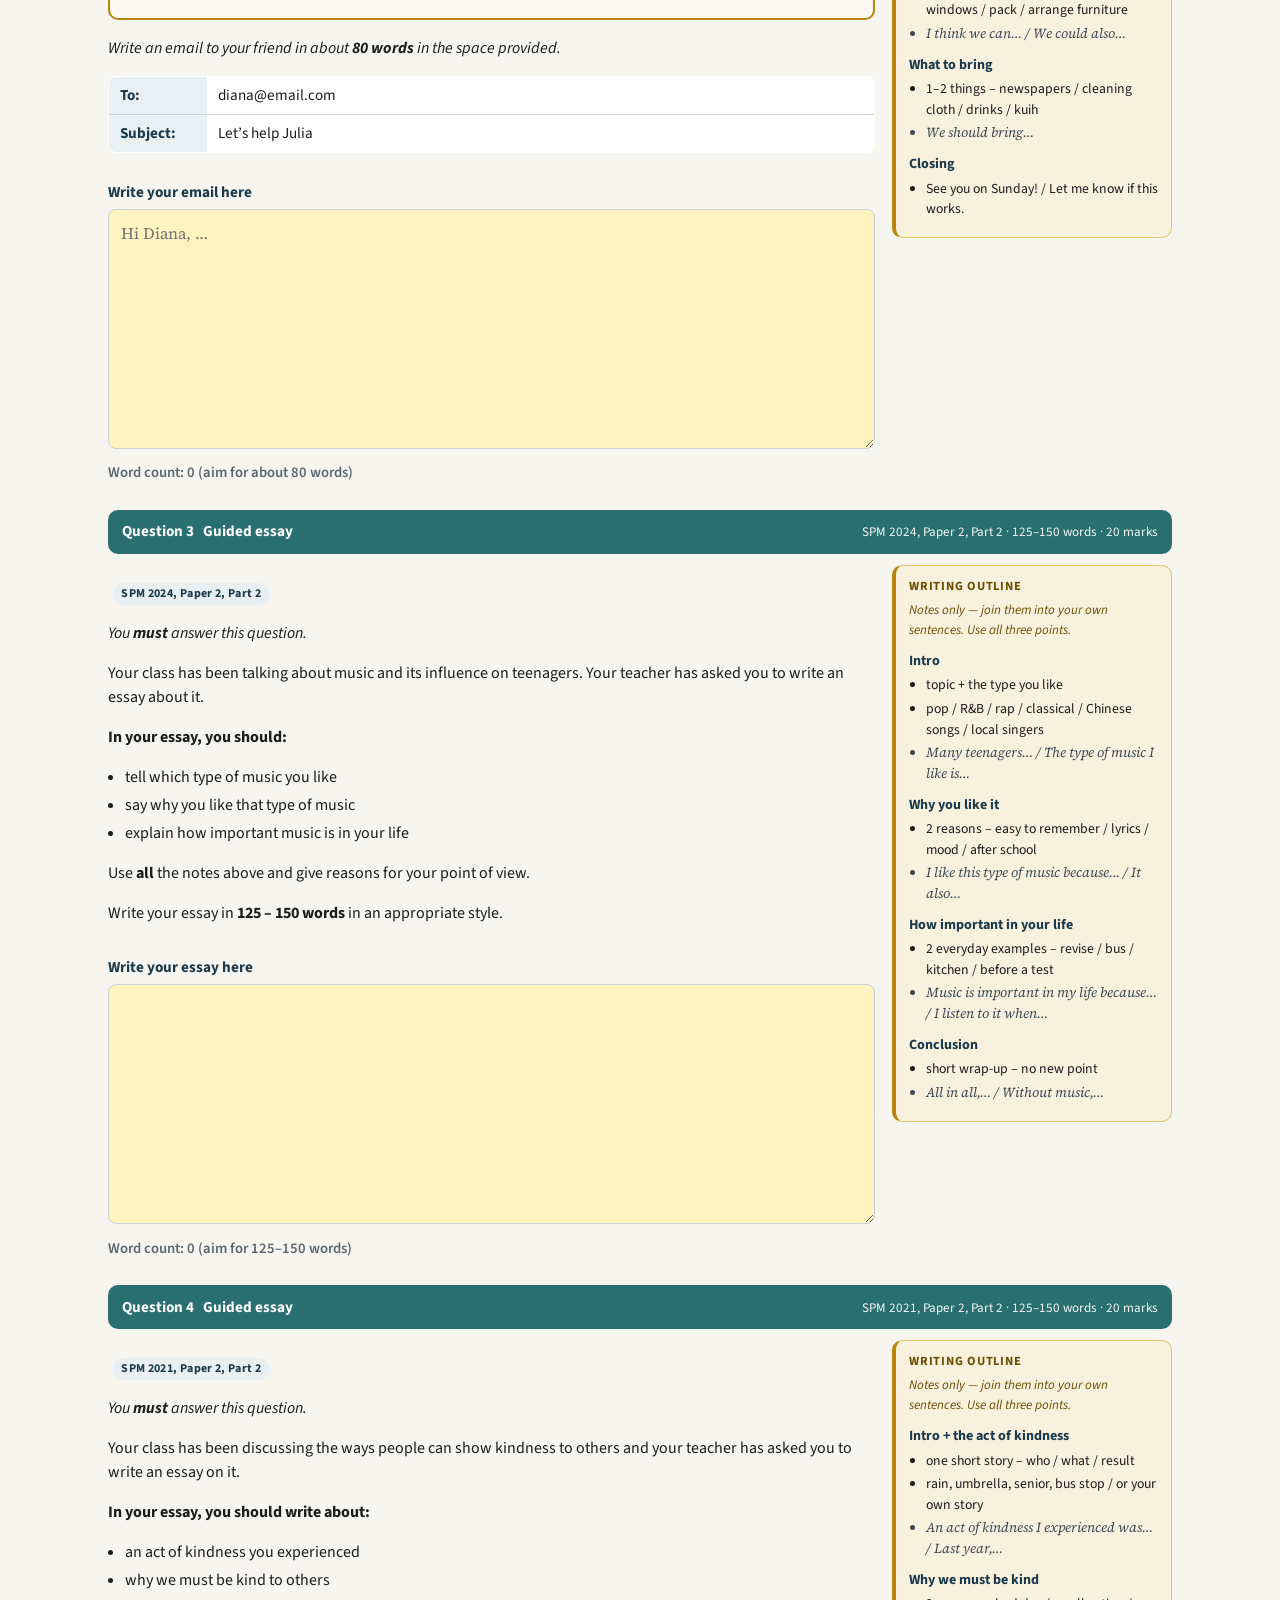
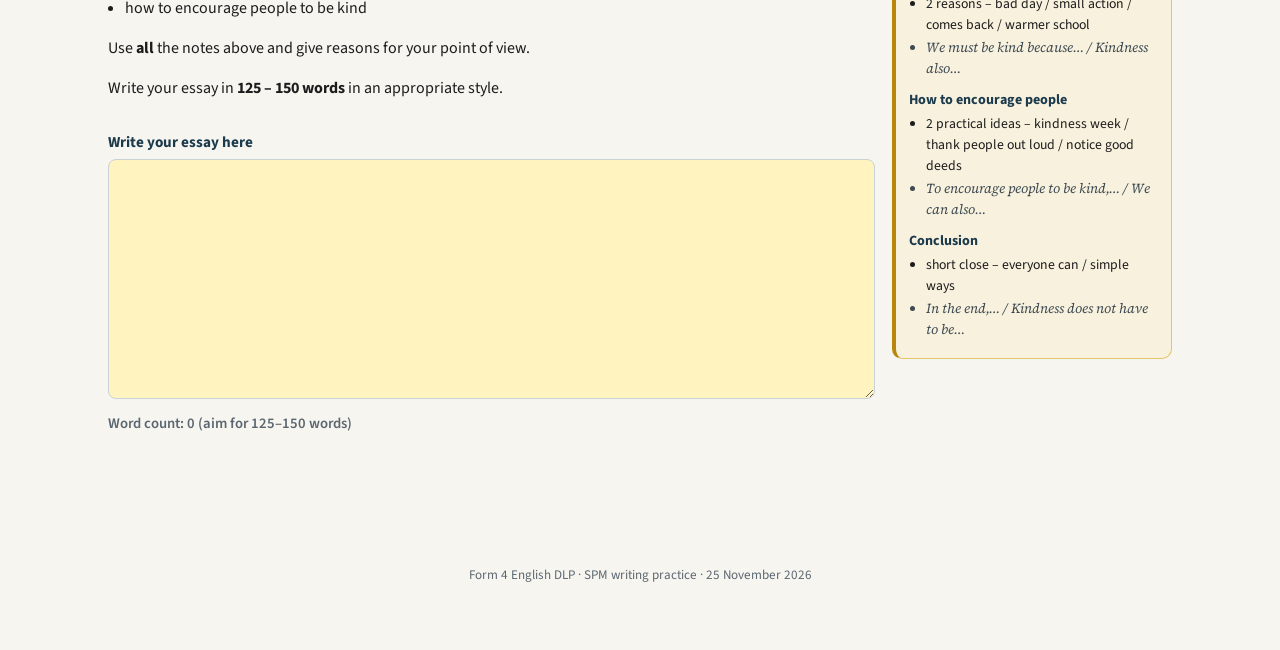
<file: spm-writing.html>
<!DOCTYPE html>
<html lang="en">
<head>
  <meta charset="UTF-8" />
  <meta name="viewport" content="width=device-width, initial-scale=1" />
  <title>Form 4 English DLP — SPM Writing Practice</title>
  <link rel="preconnect" href="https://fonts.googleapis.com" />
  <link rel="preconnect" href="https://fonts.gstatic.com" crossorigin />
  <link href="https://fonts.googleapis.com/css2?family=Source+Sans+3:ital,wght@0,400;0,600;0,700;1,400&family=Source+Serif+4:ital,wght@0,400;0,600;1,400&display=swap" rel="stylesheet" />
  <link rel="stylesheet" href="styles.css?v=20261125w" />
  <style>
    body.writing .wrap { max-width: 1100px; }
    .q-block { margin: 0 0 1.6rem; }
    .q-layout {
      display: grid;
      grid-template-columns: 1fr 280px;
      gap: 0.9rem 1.1rem;
      align-items: start;
    }
    .q-stem { grid-column: 1; }
    .q-write { grid-column: 1; }
    .outline-box {
      grid-column: 2;
      grid-row: 1 / span 2;
      background: #F8F1DE;
      border: 1px solid #E0C56A;
      border-left: 4px solid var(--gold);
      border-radius: 10px;
      padding: 0.7rem 0.8rem 0.9rem;
      position: sticky;
      top: 4.2rem;
    }
    .outline-box h3 {
      margin: 0 0 0.35rem;
      font-size: 0.78rem;
      letter-spacing: 0.06em;
      text-transform: uppercase;
      color: #6B4E00;
    }
    .outline-box .hint {
      margin: 0 0 0.55rem;
      font-size: 0.82rem;
      color: #6B4E00;
    }
    .outline-box h4 {
      margin: 0.65rem 0 0.2rem;
      font-size: 0.88rem;
      color: var(--navy);
    }
    .outline-box ul { margin: 0; padding-left: 1.05rem; }
    .outline-box li { margin: 0.18rem 0; font-size: 0.86rem; }
    .outline-box .starter { font-family: var(--serif); font-style: italic; color: #3d4a52; }
    .mail-head {
      width: 100%;
      border-collapse: collapse;
      margin: 0.6rem 0 0.8rem;
      background: #fff;
      border: 1.5px solid var(--line);
      border-radius: 8px;
      overflow: hidden;
    }
    .mail-head th, .mail-head td {
      border-bottom: 1px solid var(--line);
      padding: 0.45rem 0.7rem;
      text-align: left;
      font-size: 0.95rem;
    }
    .mail-head th {
      width: 6.2rem;
      background: var(--teal-soft);
      color: var(--navy);
      font-weight: 700;
    }
    .mail-head tr:last-child th, .mail-head tr:last-child td { border-bottom: 0; }
    textarea.writing { min-height: 240px; }
    .confirmbox { background: var(--navy); color: #fff; border-radius: var(--radius); padding: 1.2rem 1.25rem; text-align: center; margin-bottom: 1rem; }
    .confirmbox .big { font-size: 2rem; font-weight: 700; letter-spacing: -0.03em; }
    .confirmbox p { margin: 0.3rem 0 0; opacity: 0.92; }
    .source-tag {
      display: inline-block;
      background: var(--teal-soft);
      color: var(--navy);
      font-size: 0.75rem;
      font-weight: 700;
      letter-spacing: 0.03em;
      padding: 0.15rem 0.5rem;
      border-radius: 999px;
      margin-left: 0.35rem;
      vertical-align: middle;
    }
    @media (max-width: 800px) {
      .q-layout { grid-template-columns: 1fr; }
      .outline-box { grid-column: 1; grid-row: 2; position: static; }
      .q-stem { grid-row: 1; }
      .q-write { grid-row: 3; }
    }
  </style>
</head>
<body class="writing">
  <header class="topbar">
    <strong>FORM 4 ENGLISH DLP</strong>
    <span>SPM Writing Practice</span>
  </header>
  <main class="wrap">
    <h1>SPM Writing Practice</h1>
    <p class="sub">Four questions from real SPM 1119/2 papers · Two emails (about 80 words) and two guided essays (125–150 words) · Marked by your teacher · About 80–90 minutes</p>

    <form id="quiz" autocomplete="off">
      <div class="card">
        <label class="field" for="studentName">Student name</label>
        <input type="text" id="studentName" name="studentName" required placeholder="Type your name" maxlength="80" />
      </div>

      <!-- Q1 -->
      <div class="q-block" id="q1block">
        <div class="banner navy">
          <span>Question 1 &nbsp; Short email</span>
          <span class="right">SPM 2024, Paper 2, Part 1 · about 80 words · 20 marks</span>
        </div>
        <div class="q-layout">
          <div class="q-stem">
            <p><span class="source-tag">SPM 2024, Paper 2, Part 1</span></p>
            <p><i>You <b>must</b> answer this question.</i></p>
            <p>You received an email from your friend, Ben, who is planning to buy a new watch.</p>
            <div class="email-box">
              <p><i>Hi there,</i></p>
              <p><i>I think it’s time I got myself a new watch. I know you just bought a new one. Why did you decide to buy it? How much did you pay for it? Do you think it’s better to buy the watch online or from a shop? Why?</i></p>
              <p><i>Bye!</i></p>
              <p><i>Ben</i></p>
            </div>
            <p><i>Write an email to your friend in about <b>80 words</b> in the space provided.</i></p>
            <table class="mail-head">
              <tr><th>To:</th><td>ben@email.com</td></tr>
              <tr><th>Subject:</th><td>A new watch</td></tr>
            </table>
          </div>
          <aside class="outline-box">
            <h3>Writing outline</h3>
            <p class="hint">Notes only — join them into your own sentences. Do not copy a whole answer.</p>
            <h4>Greeting</h4>
            <ul>
              <li>Hi Ben, / Hey Ben,</li>
            </ul>
            <h4>Opening</h4>
            <ul>
              <li>thanks / your email / glad you asked</li>
              <li class="starter">Thanks for… / I’m glad…</li>
            </ul>
            <h4>Why you bought it</h4>
            <ul>
              <li>old watch – stopped working / always late</li>
              <li>or: waterproof / look neat for school</li>
              <li class="starter">I decided to buy it because…</li>
            </ul>
            <h4>Price</h4>
            <ul>
              <li>RM ___ / sale / last month</li>
              <li class="starter">I paid… / It cost me…</li>
            </ul>
            <h4>Online or shop + why</h4>
            <ul>
              <li>shop – try it on / see the quality</li>
              <li>or: online – cheaper / more choices</li>
              <li>short reason; optional: 1 small example</li>
              <li class="starter">I think it is better to buy it… because…</li>
            </ul>
            <h4>Closing</h4>
            <ul>
              <li>Hope this helps. / That’s all from me.</li>
              <li>Bye! / Write back soon.</li>
            </ul>
          </aside>
          <div class="q-write">
            <label class="field" for="writing1">Write your email here</label>
            <textarea class="writing" id="writing1" name="writing1" required placeholder="Hi Ben, …"></textarea>
            <p class="wordcount" id="wordCount1">Word count: 0 &nbsp; (aim for about 80 words)</p>
          </div>
        </div>
      </div>

      <!-- Q2 -->
      <div class="q-block" id="q2block">
        <div class="banner navy">
          <span>Question 2 &nbsp; Short email</span>
          <span class="right">SPM 2022, Paper 2, Part 1 · about 80 words · 20 marks</span>
        </div>
        <div class="q-layout">
          <div class="q-stem">
            <p><span class="source-tag">SPM 2022, Paper 2, Part 1</span></p>
            <p><i>You <b>must</b> answer this question.</i></p>
            <p>You received an email from your friend, Diana who plans to help a classmate, Julia move into her new house.</p>
            <div class="email-box">
              <p><i>Hi,</i></p>
              <p><i>Julia and her family are moving into their new house this Sunday. We should lend them a hand. Let’s go there together. Where should we meet and what time works best for you? I’m still thinking about how we can help them. Any ideas?</i></p>
              <p><i>Should we bring anything?</i></p>
              <p><i>Let me know what you think.</i></p>
              <p><i>Diana</i></p>
            </div>
            <p><i>Write an email to your friend in about <b>80 words</b> in the space provided.</i></p>
            <table class="mail-head">
              <tr><th>To:</th><td>diana@email.com</td></tr>
              <tr><th>Subject:</th><td>Let’s help Julia</td></tr>
            </table>
          </div>
          <aside class="outline-box">
            <h3>Writing outline</h3>
            <p class="hint">Notes only — join them into your own sentences. Do not copy a whole answer.</p>
            <h4>Greeting</h4>
            <ul>
              <li>Hi Diana,</li>
            </ul>
            <h4>Opening</h4>
            <ul>
              <li>agree to help / this Sunday</li>
              <li class="starter">Yes, let’s help Julia…</li>
            </ul>
            <h4>Where and what time</h4>
            <ul>
              <li>place + time – school gate / her house / 8.30 a.m.</li>
              <li class="starter">We can meet at… at…</li>
            </ul>
            <h4>How to help</h4>
            <ul>
              <li>2 simple jobs – carry boxes / wipe windows / pack / arrange furniture</li>
              <li class="starter">I think we can… / We could also…</li>
            </ul>
            <h4>What to bring</h4>
            <ul>
              <li>1–2 things – newspapers / cleaning cloth / drinks / kuih</li>
              <li class="starter">We should bring…</li>
            </ul>
            <h4>Closing</h4>
            <ul>
              <li>See you on Sunday! / Let me know if this works.</li>
            </ul>
          </aside>
          <div class="q-write">
            <label class="field" for="writing2">Write your email here</label>
            <textarea class="writing" id="writing2" name="writing2" required placeholder="Hi Diana, …"></textarea>
            <p class="wordcount" id="wordCount2">Word count: 0 &nbsp; (aim for about 80 words)</p>
          </div>
        </div>
      </div>

      <!-- Q3 -->
      <div class="q-block" id="q3block">
        <div class="banner">
          <span>Question 3 &nbsp; Guided essay</span>
          <span class="right">SPM 2024, Paper 2, Part 2 · 125–150 words · 20 marks</span>
        </div>
        <div class="q-layout">
          <div class="q-stem">
            <p><span class="source-tag">SPM 2024, Paper 2, Part 2</span></p>
            <p><i>You <b>must</b> answer this question.</i></p>
            <p>Your class has been talking about music and its influence on teenagers. Your teacher has asked you to write an essay about it.</p>
            <p><b>In your essay, you should:</b></p>
            <ul class="notes">
              <li>tell which type of music you like</li>
              <li>say why you like that type of music</li>
              <li>explain how important music is in your life</li>
            </ul>
            <p>Use <b>all</b> the notes above and give reasons for your point of view.</p>
            <p>Write your essay in <b>125 – 150 words</b> in an appropriate style.</p>
          </div>
          <aside class="outline-box">
            <h3>Writing outline</h3>
            <p class="hint">Notes only — join them into your own sentences. Use all three points.</p>
            <h4>Intro</h4>
            <ul>
              <li>topic + the type you like</li>
              <li>pop / R&amp;B / rap / classical / Chinese songs / local singers</li>
              <li class="starter">Many teenagers… / The type of music I like is…</li>
            </ul>
            <h4>Why you like it</h4>
            <ul>
              <li>2 reasons – easy to remember / lyrics / mood / after school</li>
              <li class="starter">I like this type of music because… / It also…</li>
            </ul>
            <h4>How important in your life</h4>
            <ul>
              <li>2 everyday examples – revise / bus / kitchen / before a test</li>
              <li class="starter">Music is important in my life because… / I listen to it when…</li>
            </ul>
            <h4>Conclusion</h4>
            <ul>
              <li>short wrap-up – no new point</li>
              <li class="starter">All in all,… / Without music,…</li>
            </ul>
          </aside>
          <div class="q-write">
            <label class="field" for="writing3">Write your essay here</label>
            <textarea class="writing" id="writing3" name="writing3" required></textarea>
            <p class="wordcount" id="wordCount3">Word count: 0 &nbsp; (aim for 125–150 words)</p>
          </div>
        </div>
      </div>

      <!-- Q4 -->
      <div class="q-block" id="q4block">
        <div class="banner">
          <span>Question 4 &nbsp; Guided essay</span>
          <span class="right">SPM 2021, Paper 2, Part 2 · 125–150 words · 20 marks</span>
        </div>
        <div class="q-layout">
          <div class="q-stem">
            <p><span class="source-tag">SPM 2021, Paper 2, Part 2</span></p>
            <p><i>You <b>must</b> answer this question.</i></p>
            <p>Your class has been discussing the ways people can show kindness to others and your teacher has asked you to write an essay on it.</p>
            <p><b>In your essay, you should write about:</b></p>
            <ul class="notes">
              <li>an act of kindness you experienced</li>
              <li>why we must be kind to others</li>
              <li>how to encourage people to be kind</li>
            </ul>
            <p>Use <b>all</b> the notes above and give reasons for your point of view.</p>
            <p>Write your essay in <b>125 – 150 words</b> in an appropriate style.</p>
          </div>
          <aside class="outline-box">
            <h3>Writing outline</h3>
            <p class="hint">Notes only — join them into your own sentences. Use all three points.</p>
            <h4>Intro + the act of kindness</h4>
            <ul>
              <li>one short story – who / what / result</li>
              <li>rain, umbrella, senior, bus stop / or your own story</li>
              <li class="starter">An act of kindness I experienced was… / Last year,…</li>
            </ul>
            <h4>Why we must be kind</h4>
            <ul>
              <li>2 reasons – bad day / small action / comes back / warmer school</li>
              <li class="starter">We must be kind because… / Kindness also…</li>
            </ul>
            <h4>How to encourage people</h4>
            <ul>
              <li>2 practical ideas – kindness week / thank people out loud / notice good deeds</li>
              <li class="starter">To encourage people to be kind,… / We can also…</li>
            </ul>
            <h4>Conclusion</h4>
            <ul>
              <li>short close – everyone can / simple ways</li>
              <li class="starter">In the end,… / Kindness does not have to be…</li>
            </ul>
          </aside>
          <div class="q-write">
            <label class="field" for="writing4">Write your essay here</label>
            <textarea class="writing" id="writing4" name="writing4" required></textarea>
            <p class="wordcount" id="wordCount4">Word count: 0 &nbsp; (aim for 125–150 words)</p>
          </div>
        </div>
      </div>

      <div class="err" id="formError"></div>
      <div class="actions">
        <button type="submit" id="submitBtn">Submit</button>
      </div>
    </form>

    <section class="results" id="results" aria-live="polite"></section>

    <footer class="site">
      Form 4 English DLP · SPM writing practice · 25 November 2026
    </footer>
  </main>
  <script src="spm-writing-config.js?v=20261125w"></script>
  <script src="spm-writing.js?v=20261125w"></script>
</body>
</html>
</file>
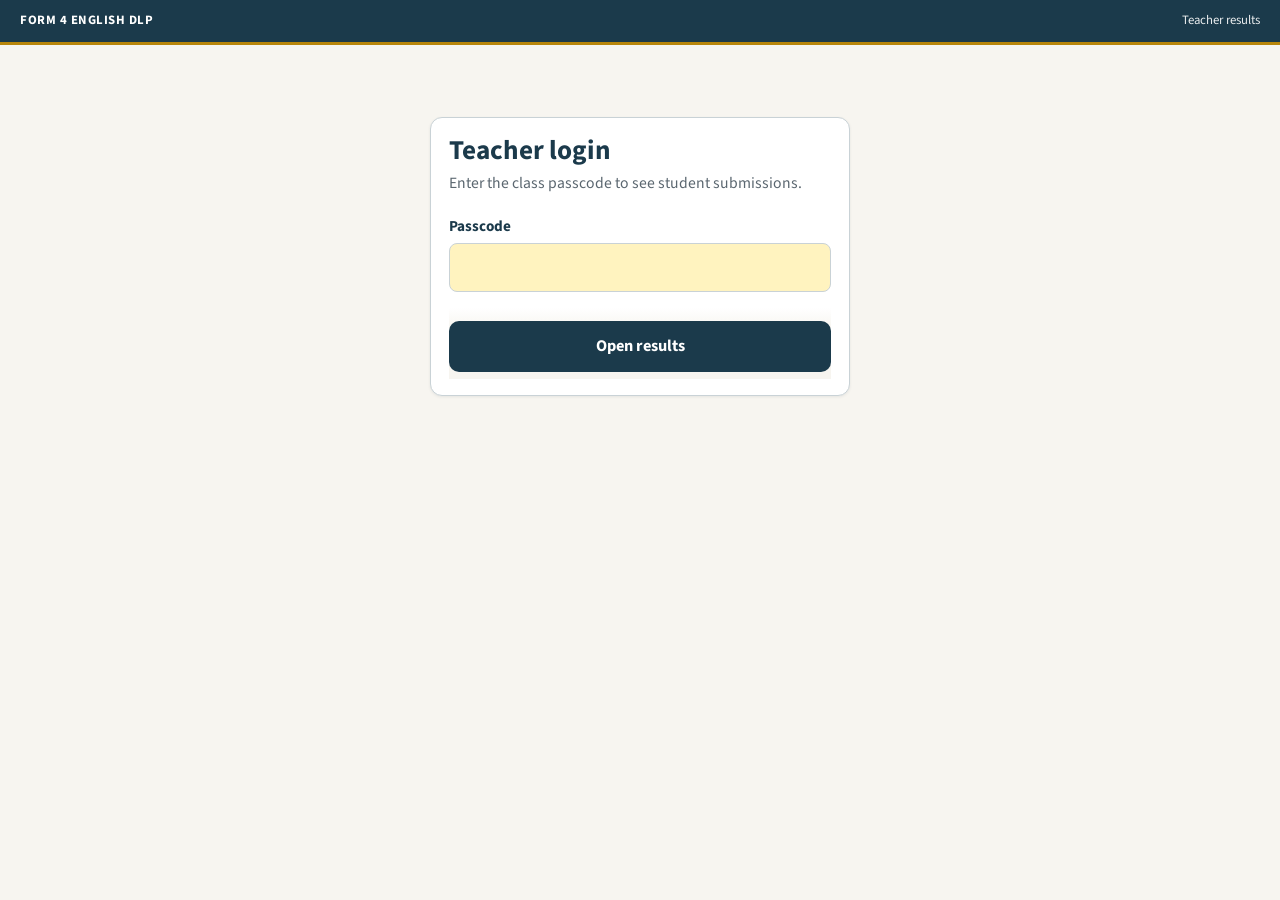
<file: teacher.html>
<!DOCTYPE html>
<html lang="en">
<head>
  <meta charset="UTF-8" />
  <meta name="viewport" content="width=device-width, initial-scale=1" />
  <title>Teacher results — Form 4 English DLP</title>
  <link rel="preconnect" href="https://fonts.googleapis.com" />
  <link rel="preconnect" href="https://fonts.gstatic.com" crossorigin />
  <link href="https://fonts.googleapis.com/css2?family=Source+Sans+3:ital,wght@0,400;0,600;0,700;1,400&family=Source+Serif+4:ital,wght@0,400;0,600;1,400&display=swap" rel="stylesheet" />
  <link rel="stylesheet" href="styles.css?v=20261111b" />
</head>
<body>
  <header class="topbar">
    <strong>FORM 4 ENGLISH DLP</strong>
    <span>Teacher results</span>
  </header>

  <main class="wrap">
    <section class="card gate" id="gate">
      <h1>Teacher login</h1>
      <p class="sub">Enter the class passcode to see student submissions.</p>
      <label class="field" for="pass">Passcode</label>
      <input type="password" id="pass" autocomplete="current-password" />
      <div class="err" id="gateErr">Incorrect passcode.</div>
      <div class="actions" style="position:static;padding-top:0.8rem;">
        <button type="button" id="unlockBtn">Open results</button>
      </div>
    </section>

    <section id="panel" style="display:none;">
      <h1>Student submissions</h1>
      <p class="sub">Newest first. Grammar is auto-scored /24. The email is for you to mark /10. Please export a JSON or CSV copy after class. The main results list is kept until about 10:00 pm (Asia/Kuala_Lumpur) tonight; a backup inbox is also linked below if you need it later.</p>
      <div class="toolbar">
        <button type="button" class="secondary" id="refreshBtn">Refresh</button>
        <button type="button" class="secondary" id="exportJsonBtn">Download JSON</button>
        <button type="button" class="secondary" id="exportCsvBtn">Download CSV</button>
        <a class="btn secondary" href="index.html">Student quiz</a>
        <a class="btn secondary" href="mindmap.html">Grammar mindmap</a>
        <a class="btn secondary" id="backupInboxLink" href="https://webhook.site/#!/fd9b4d49-d452-454e-bc8f-410a5878a724" target="_blank" rel="noopener">Backup inbox</a>
      </div>
      <div class="err" id="loadErr"></div>
      <div id="list"></div>
    </section>
  </main>
  <script src="config.js?v=20261111b"></script>
  <script src="teacher.js?v=20261111b"></script>
</body>
</html>
</file>
<file: styles.css>
:root {
  --navy: #1B3A4B;
  --navy-deep: #12262F;
  --teal: #2A6F6F;
  --gold: #B8860B;
  --ink: #1C1C1C;
  --muted: #5B6770;
  --line: #C9D2D6;
  --paper: #F7F5F0;
  --cream: #FBF8F2;
  --gold-soft: #F8F1DE;
  --teal-soft: #E8F0F4;
  --green: #1E6B43;
  --green-soft: #E7F4EC;
  --red: #9B2C2C;
  --red-soft: #FDECEC;
  --yellow: #FFF3BF;
  --white: #ffffff;
  --shadow: 0 1px 3px rgba(18, 38, 47, 0.08);
  --radius: 12px;
  --font: "Source Sans 3", "Segoe UI", system-ui, sans-serif;
  --serif: "Source Serif 4", Georgia, "Times New Roman", serif;
}
* { box-sizing: border-box; }
html { scroll-behavior: smooth; }
body {
  margin: 0;
  font-family: var(--font);
  color: var(--ink);
  background: var(--paper);
  line-height: 1.5;
  min-height: 100vh;
}
.topbar {
  background: var(--navy);
  color: #fff;
  padding: 0.7rem 1.25rem;
  display: flex;
  justify-content: space-between;
  align-items: center;
  gap: 1rem;
  position: sticky;
  top: 0;
  z-index: 20;
  border-bottom: 3px solid var(--gold);
}
.topbar strong { font-size: 0.8rem; letter-spacing: 0.04em; }
.topbar span { font-size: 0.8rem; opacity: 0.9; }
.wrap {
  max-width: 780px;
  margin: 0 auto;
  padding: 1.5rem 1.1rem 4rem;
}
h1 {
  font-size: 1.7rem;
  color: var(--navy);
  margin: 0 0 0.25rem;
  line-height: 1.25;
}
.sub {
  color: var(--muted);
  margin: 0 0 1.25rem;
  font-size: 0.98rem;
}
.card {
  background: var(--white);
  border: 1px solid var(--line);
  border-radius: var(--radius);
  padding: 1rem 1.1rem;
  margin-bottom: 1rem;
  box-shadow: var(--shadow);
}
.banner {
  background: var(--teal);
  color: #fff;
  border-radius: 10px;
  padding: 0.65rem 0.9rem;
  font-weight: 700;
  font-size: 0.95rem;
  display: flex;
  justify-content: space-between;
  gap: 0.75rem;
  align-items: baseline;
  flex-wrap: wrap;
  margin: 1.5rem 0 0.7rem;
}
.banner.navy { background: var(--navy); }
.banner .right { font-weight: 400; font-size: 0.82rem; opacity: 0.95; }
.hint {
  color: var(--muted);
  font-style: italic;
  font-size: 0.92rem;
  margin: 0 0 0.8rem;
}
label.field, .field-label {
  display: block;
  font-weight: 700;
  color: var(--navy);
  margin-bottom: 0.35rem;
  font-size: 0.95rem;
}
input[type="text"], input[type="password"], textarea {
  width: 100%;
  font: inherit;
  font-size: 16px; /* prevents iOS zoom */
  padding: 0.7rem 0.8rem;
  border: 1.5px solid var(--line);
  border-radius: 8px;
  background: var(--yellow);
  color: var(--ink);
}
textarea {
  min-height: 220px;
  resize: vertical;
  background: var(--yellow);
  font-family: var(--serif);
  line-height: 1.6;
}
input:focus, textarea:focus {
  outline: 2px solid var(--teal);
  border-color: var(--teal);
}
.q {
  background: var(--white);
  border: 1px solid var(--line);
  border-radius: 10px;
  padding: 0.9rem 1rem;
  margin-bottom: 0.7rem;
}
.q p.prompt {
  margin: 0 0 0.65rem;
  font-size: 1.02rem;
}
.q .num { font-weight: 700; color: var(--navy); }
.eid {
  display: inline-block;
  text-align: center;
  vertical-align: baseline;
  margin: 0 0.12em;
  font-weight: 400;
}
.eid u {
  text-decoration: underline;
  text-underline-offset: 2px;
  font-weight: 400;
  font-style: normal;
}
.eid .eid-lab {
  display: block;
  font-size: 0.75rem;
  font-weight: 600;
  line-height: 1.2;
  color: var(--navy);
}
.q .prompt u,
.q .prompt u b,
.q .prompt b u { font-weight: inherit; font-style: inherit; }
.options {
  display: grid;
  gap: 0.4rem;
}
@media (min-width: 640px) {
  .options.mcq { grid-template-columns: 1fr 1fr; }
}
.options label {
  display: flex;
  gap: 0.55rem;
  align-items: flex-start;
  padding: 0.55rem 0.65rem;
  border: 1px solid var(--line);
  border-radius: 8px;
  background: #fff;
  cursor: pointer;
  font-size: 0.97rem;
}
.options label:hover { border-color: var(--teal); background: var(--teal-soft); }
.options input { margin-top: 0.2rem; accent-color: var(--teal); flex-shrink: 0; }
.fill-row { max-width: 280px; }
.email-box {
  background: var(--cream);
  border: 2px solid var(--gold);
  border-radius: 10px;
  padding: 1rem 1.1rem;
  margin: 0.8rem 0;
  font-family: var(--serif);
}
.email-box h3 { margin: 0 0 0.6rem; font-family: var(--font); color: var(--navy); font-size: 1rem; }
.email-box p { margin: 0 0 0.55rem; }
.notes { margin: 0.4rem 0 1rem; padding-left: 1.1rem; }
.notes li { margin: 0.25rem 0; }
.wordcount {
  margin: 0.4rem 0 0;
  font-size: 0.92rem;
  color: var(--muted);
  font-weight: 600;
}
.wordcount.ok { color: var(--green); }
.wordcount.warn { color: #9A6700; }
.actions {
  position: sticky;
  bottom: 0;
  background: linear-gradient(transparent, var(--paper) 30%);
  padding: 1rem 0 0.4rem;
  margin-top: 1rem;
}
button, .btn {
  font: inherit;
  font-weight: 700;
  border: 0;
  border-radius: 10px;
  padding: 0.85rem 1.2rem;
  cursor: pointer;
  background: var(--navy);
  color: #fff;
  width: 100%;
  font-size: 1.02rem;
}
button:hover, .btn:hover { background: var(--navy-deep); }
button.secondary, .btn.secondary {
  background: #fff;
  color: var(--navy);
  border: 1.5px solid var(--navy);
  width: auto;
  padding: 0.55rem 0.9rem;
  font-size: 0.9rem;
}
button:disabled { opacity: 0.65; cursor: not-allowed; }
.err {
  background: var(--red-soft);
  color: var(--red);
  border-radius: 8px;
  padding: 0.65rem 0.8rem;
  margin-bottom: 0.8rem;
  display: none;
}
.err.show { display: block; }
.results {
  display: none;
  margin-top: 1rem;
}
.results.show { display: block; }
.scorebox {
  background: var(--navy);
  color: #fff;
  border-radius: var(--radius);
  padding: 1.2rem 1.25rem;
  text-align: center;
  margin-bottom: 1rem;
}
.scorebox .big {
  font-size: 2.4rem;
  font-weight: 700;
  letter-spacing: -0.03em;
}
.scorebox p { margin: 0.3rem 0 0; opacity: 0.92; }
.item-result {
  display: grid;
  grid-template-columns: auto 1fr;
  gap: 0.55rem 0.75rem;
  padding: 0.7rem 0;
  border-bottom: 1px solid var(--line);
  font-size: 0.95rem;
}
.badge {
  font-weight: 700;
  font-size: 0.75rem;
  padding: 0.15rem 0.45rem;
  border-radius: 999px;
  align-self: start;
  margin-top: 0.15rem;
}
.badge.ok { background: var(--green-soft); color: var(--green); }
.badge.no { background: var(--red-soft); color: var(--red); }
.saving-msg {
  border-radius: 10px;
  padding: 0.8rem 0.95rem;
  margin: 0.8rem 0;
  background: var(--teal-soft);
  color: var(--navy);
}
.ok-msg, .warn-msg {
  border-radius: 10px;
  padding: 0.8rem 0.95rem;
  margin: 0.8rem 0;
}
.ok-msg { background: var(--green-soft); color: var(--green); }
.warn-msg { background: var(--gold-soft); color: #6B4E00; }
.warn-msg pre, .copy-box {
  white-space: pre-wrap;
  background: #fff;
  border: 1px solid var(--line);
  border-radius: 8px;
  padding: 0.7rem;
  font-size: 0.85rem;
  margin: 0.6rem 0;
  font-family: ui-monospace, Menlo, monospace;
}
footer.site {
  text-align: center;
  color: var(--muted);
  font-size: 0.82rem;
  margin-top: 2rem;
}
footer.site a { color: var(--teal); }
/* teacher */
.gate { max-width: 420px; margin: 3rem auto; }
.sub-card { margin-bottom: 1.1rem; }
.sub-head {
  display: flex;
  justify-content: space-between;
  gap: 0.75rem;
  flex-wrap: wrap;
  align-items: baseline;
}
.sub-head h2 { margin: 0; font-size: 1.15rem; color: var(--navy); }
.meta { color: var(--muted); font-size: 0.88rem; margin: 0.2rem 0 0.7rem; }
.toolbar { display: flex; flex-wrap: wrap; gap: 0.5rem; margin-bottom: 1rem; }
.writing-view {
  background: var(--cream);
  border: 1px solid var(--gold);
  border-radius: 8px;
  padding: 0.8rem 1rem;
  font-family: var(--serif);
  white-space: pre-wrap;
}
.empty { color: var(--muted); text-align: center; padding: 2rem 1rem; }

/* Maths diagnostic extras */
.cite {
  font-size: 0.9rem;
  color: var(--muted);
  margin: 0.15rem 0 0.55rem 1.9rem;
}
.topic-tag {
  display: inline-block;
  background: var(--teal-soft);
  color: var(--navy);
  font-size: 0.72rem;
  font-weight: 700;
  letter-spacing: 0.03em;
  text-transform: uppercase;
  padding: 0.15rem 0.45rem;
  border-radius: 999px;
  margin-left: 0.35rem;
  vertical-align: middle;
}
.paper-box a { color: var(--teal); font-weight: 600; }
.how-list { margin: 0.3rem 0 0; padding-left: 1.2rem; }
.how-list li { margin: 0.25rem 0; }
.checklist { width: 100%; border-collapse: collapse; font-size: 0.92rem; }
.checklist th, .checklist td { border-bottom: 1px solid var(--line); padding: 0.4rem 0.35rem; text-align: left; }
.checklist th { color: var(--navy); font-size: 0.8rem; }

/* Paper 2 typed answers */
.part { margin: 0.7rem 0 0.9rem 0.4rem; }
input.ans, .ans {
  width: 100%;
  max-width: 320px;
  padding: 0.5rem 0.7rem;
  font-size: 1.05rem;
  border: 1px solid var(--line);
  border-radius: 8px;
  font-family: var(--font);
}
input.ans:focus { outline: 2px solid var(--teal); border-color: var(--teal); }
.fmt { font-size: 0.84rem; color: var(--muted); margin: 0.25rem 0 0; }
.diagram {
  background: var(--white);
  border: 1px solid var(--line);
  border-radius: 10px;
  padding: 0.4rem;
  margin: 0.6rem 0 0.8rem;
  max-width: 520px;
}
.diagram img { width: 100%; height: auto; display: block; }
.colvec {
  display: inline-block;
  vertical-align: middle;
  line-height: 1.15;
  text-align: center;
  border-left: 2px solid var(--ink);
  border-right: 2px solid var(--ink);
  padding: 0.1rem 0.35rem;
  margin: 0 0.15rem;
  font-style: normal;
}

/* Set 2 layout: question + formula box */
body.set2 .wrap { max-width: 1100px; }
.q-layout {
  display: grid;
  grid-template-columns: 1fr 250px;
  gap: 0.9rem 1.1rem;
  align-items: start;
}
.q-stem { grid-column: 1; }
.q-parts { grid-column: 1; }
.formula-box {
  grid-column: 2;
  grid-row: 1 / span 2;
  background: #F8F1DE;
  border: 1px solid #E0C56A;
  border-left: 4px solid var(--gold);
  border-radius: 10px;
  padding: 0.7rem 0.8rem 0.85rem;
  position: sticky;
  top: 4.2rem;
}
.formula-box h3 {
  margin: 0 0 0.45rem;
  font-size: 0.78rem;
  letter-spacing: 0.06em;
  text-transform: uppercase;
  color: #6B4E00;
}
.formula-box ul { margin: 0; padding-left: 1.05rem; }
.formula-box li { margin: 0.3rem 0; font-size: 0.9rem; }
.formula-box .ff {
  font-family: var(--serif);
  font-style: italic;
}
@media (max-width: 800px) {
  .q-layout { grid-template-columns: 1fr; }
  .formula-box {
    grid-column: 1;
    grid-row: 2;
    position: static;
  }
  .q-stem { grid-row: 1; }
  .q-parts { grid-row: 3; }
}
</file>
